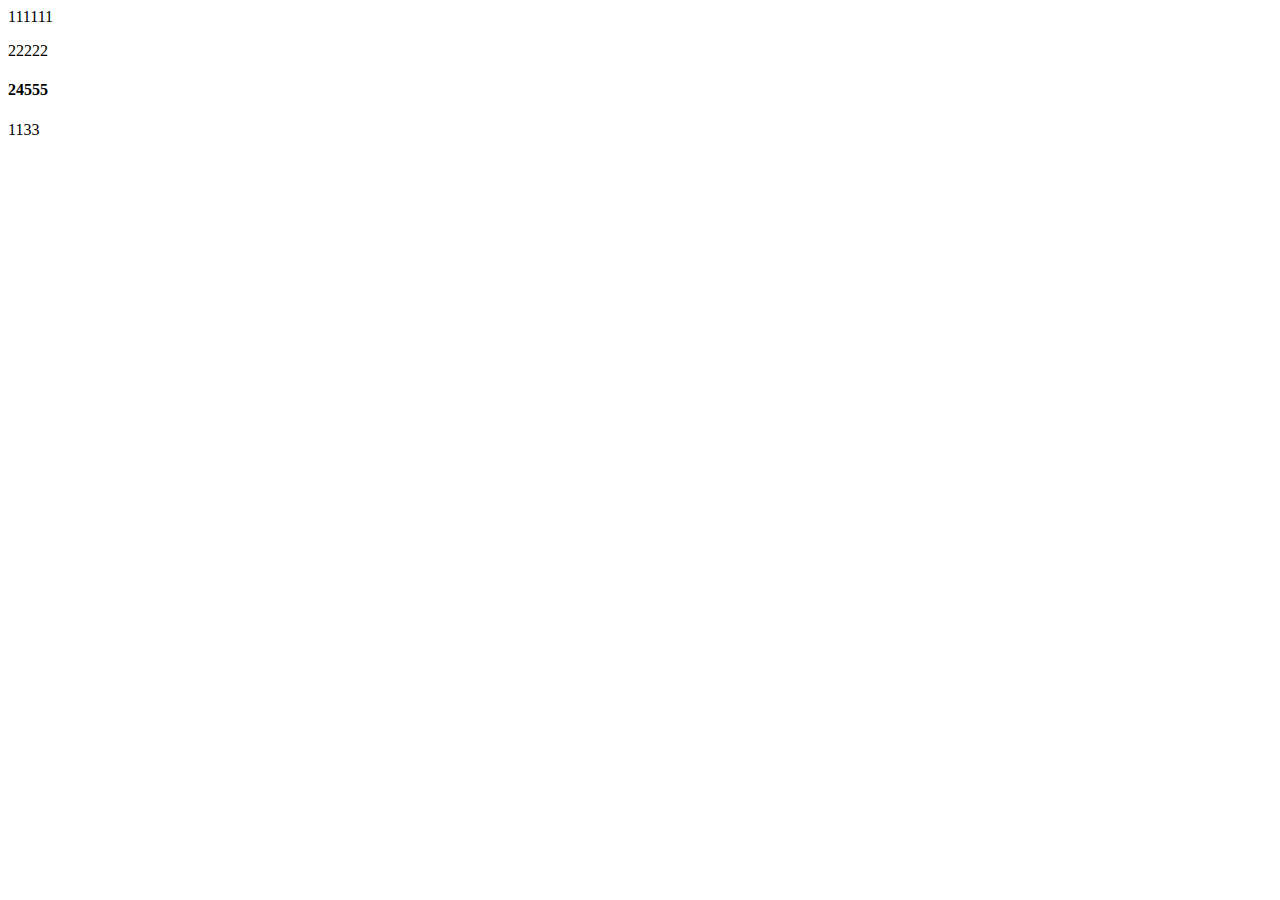
<file: index.html>
<!DOCTYPE html>
<html lang="en">
<head>
    <meta charset="UTF-8">
    <meta name="viewport" content="width=device-width, initial-scale=1.0">
    <meta http-equiv="X-UA-Compatible" content="ie=edge">
    <title>Document</title>
</head>
<body>
    <div>111111</div>
    <p>22222</p>
    <h4>24555</h4>
    <span>1133</span>
</body>
</html>
</file>
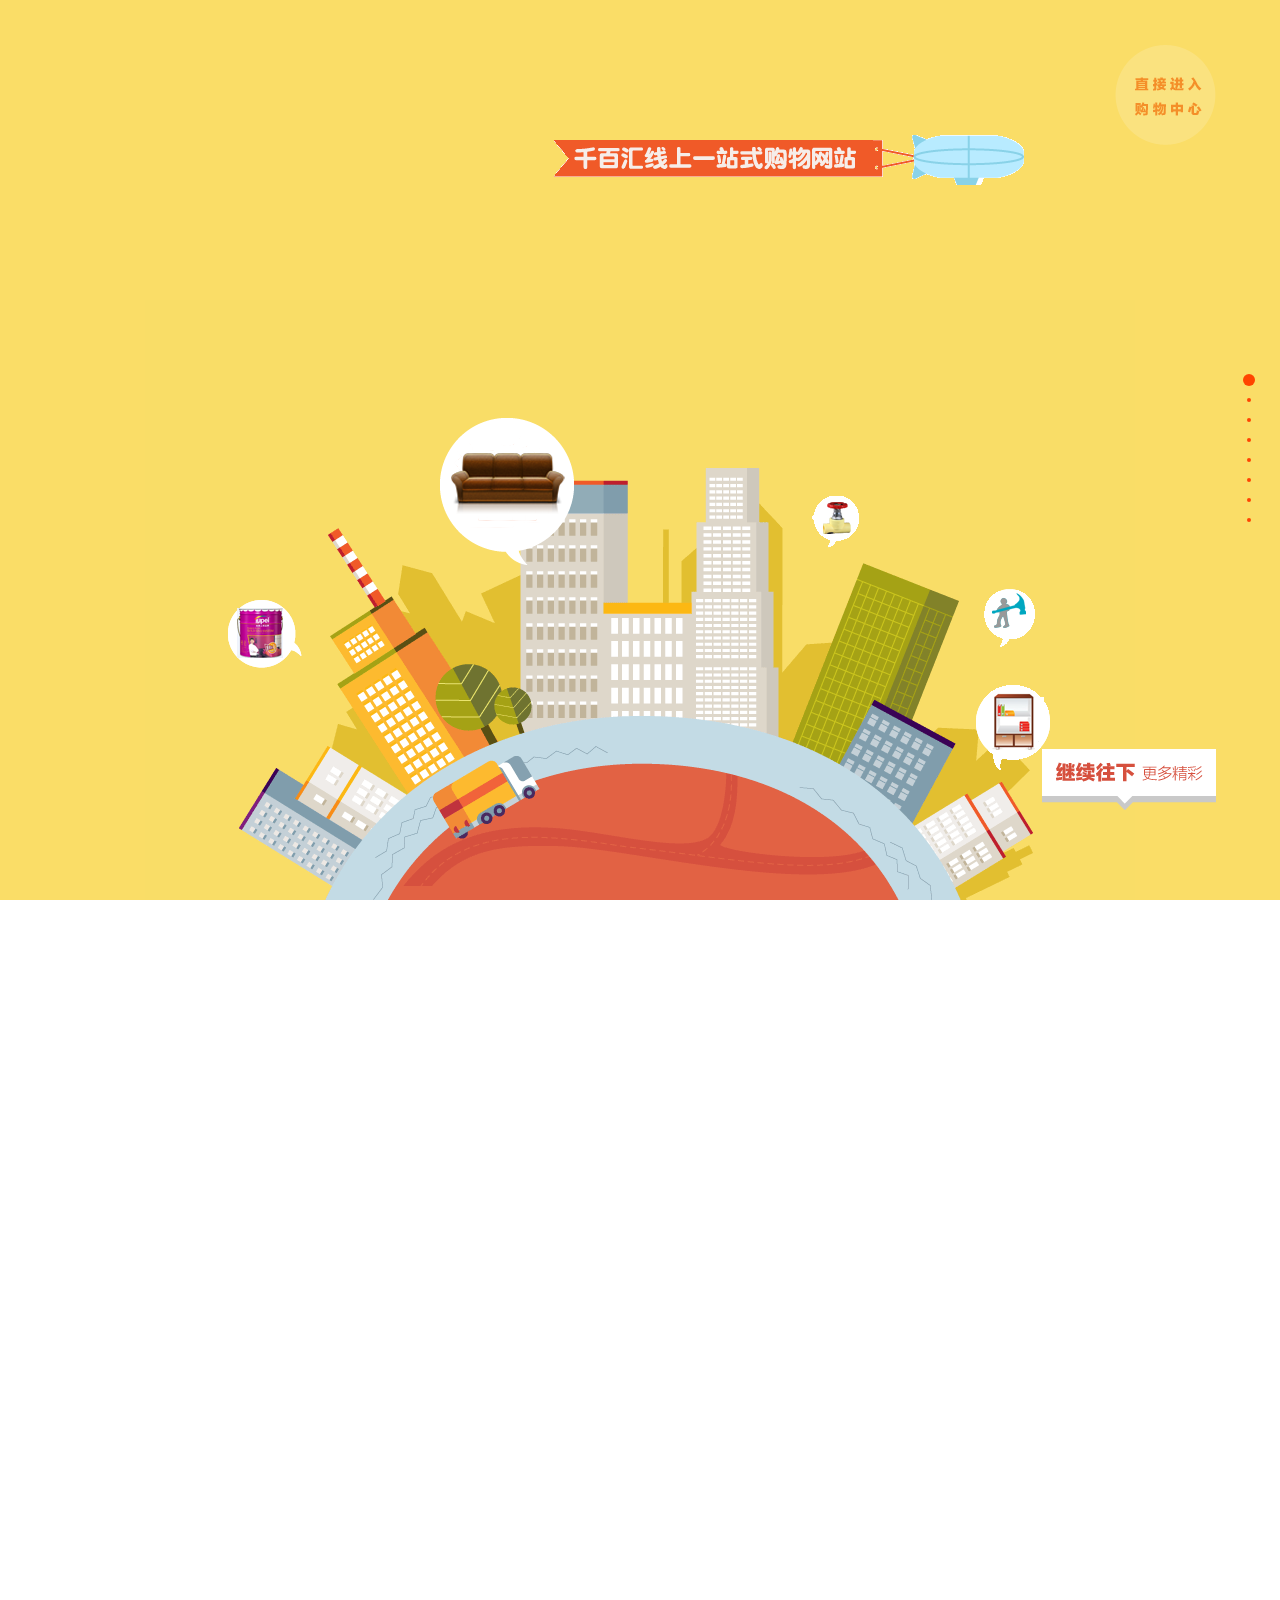
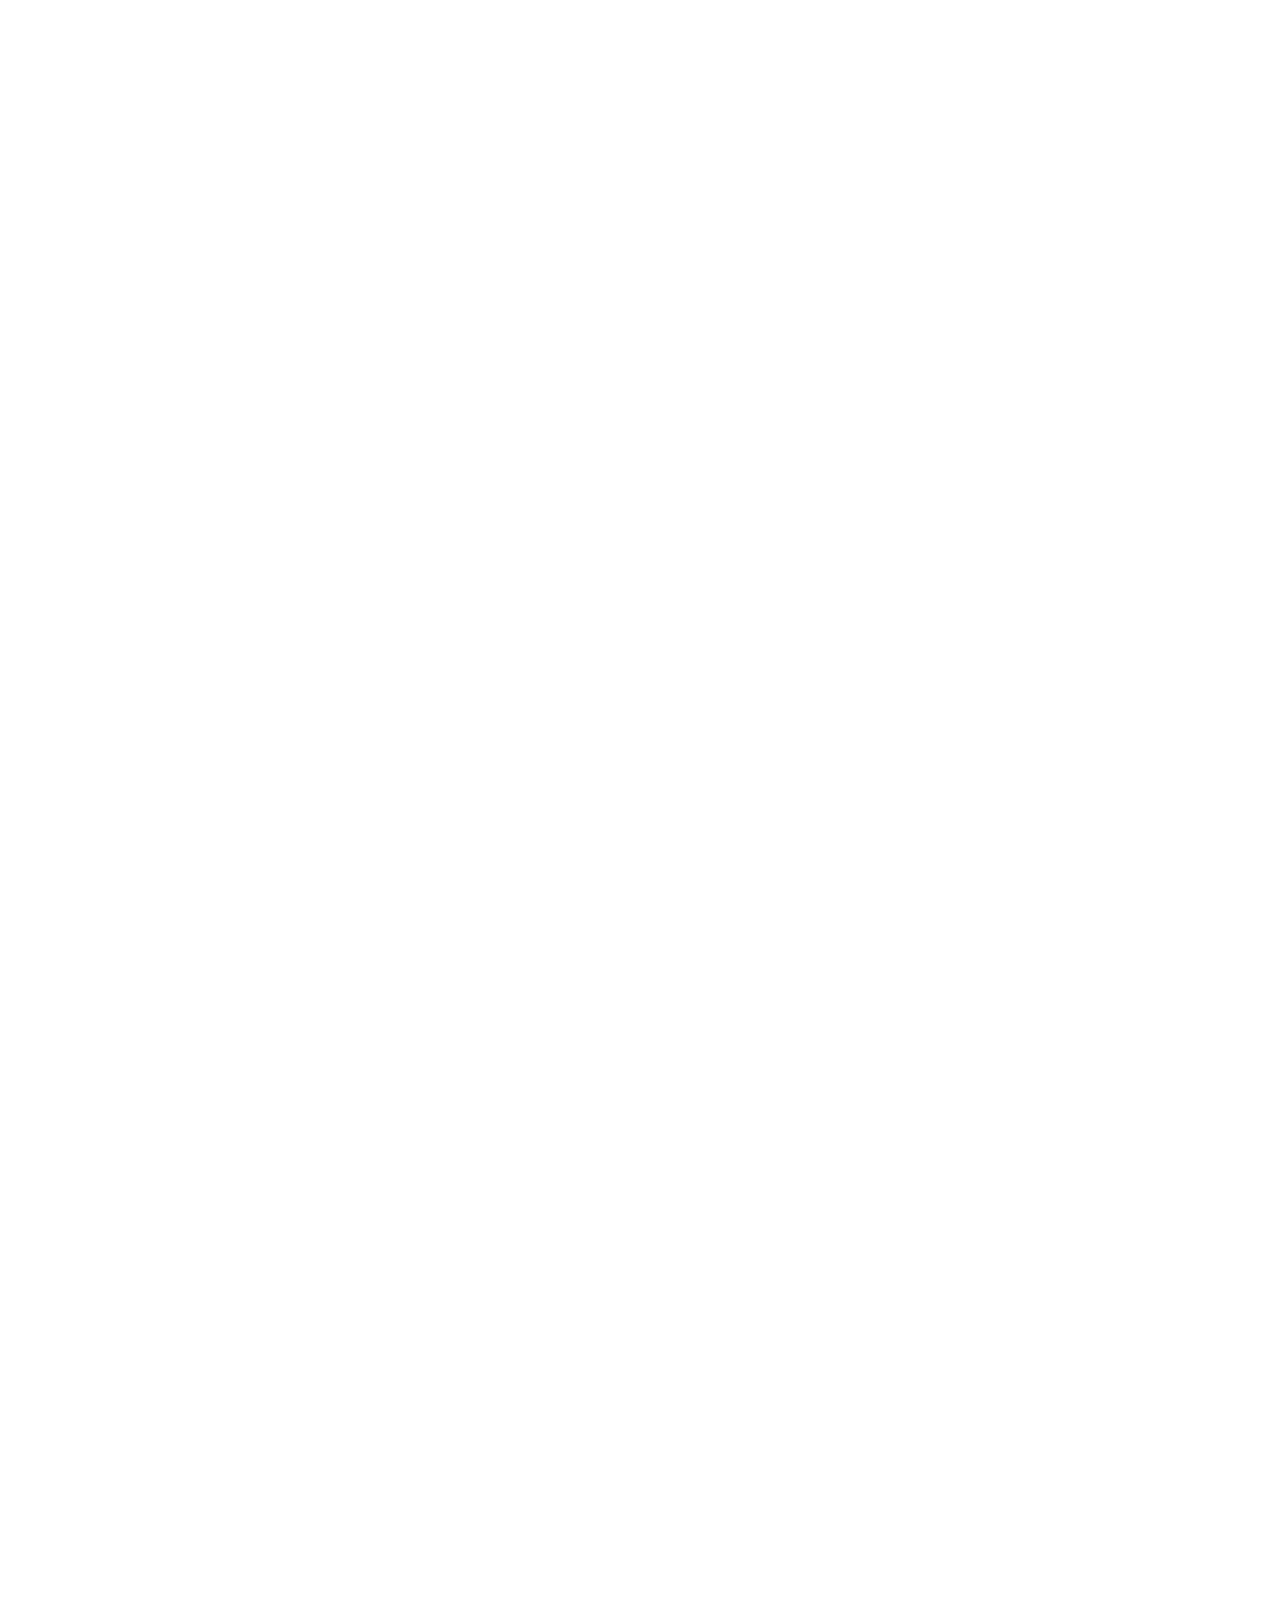
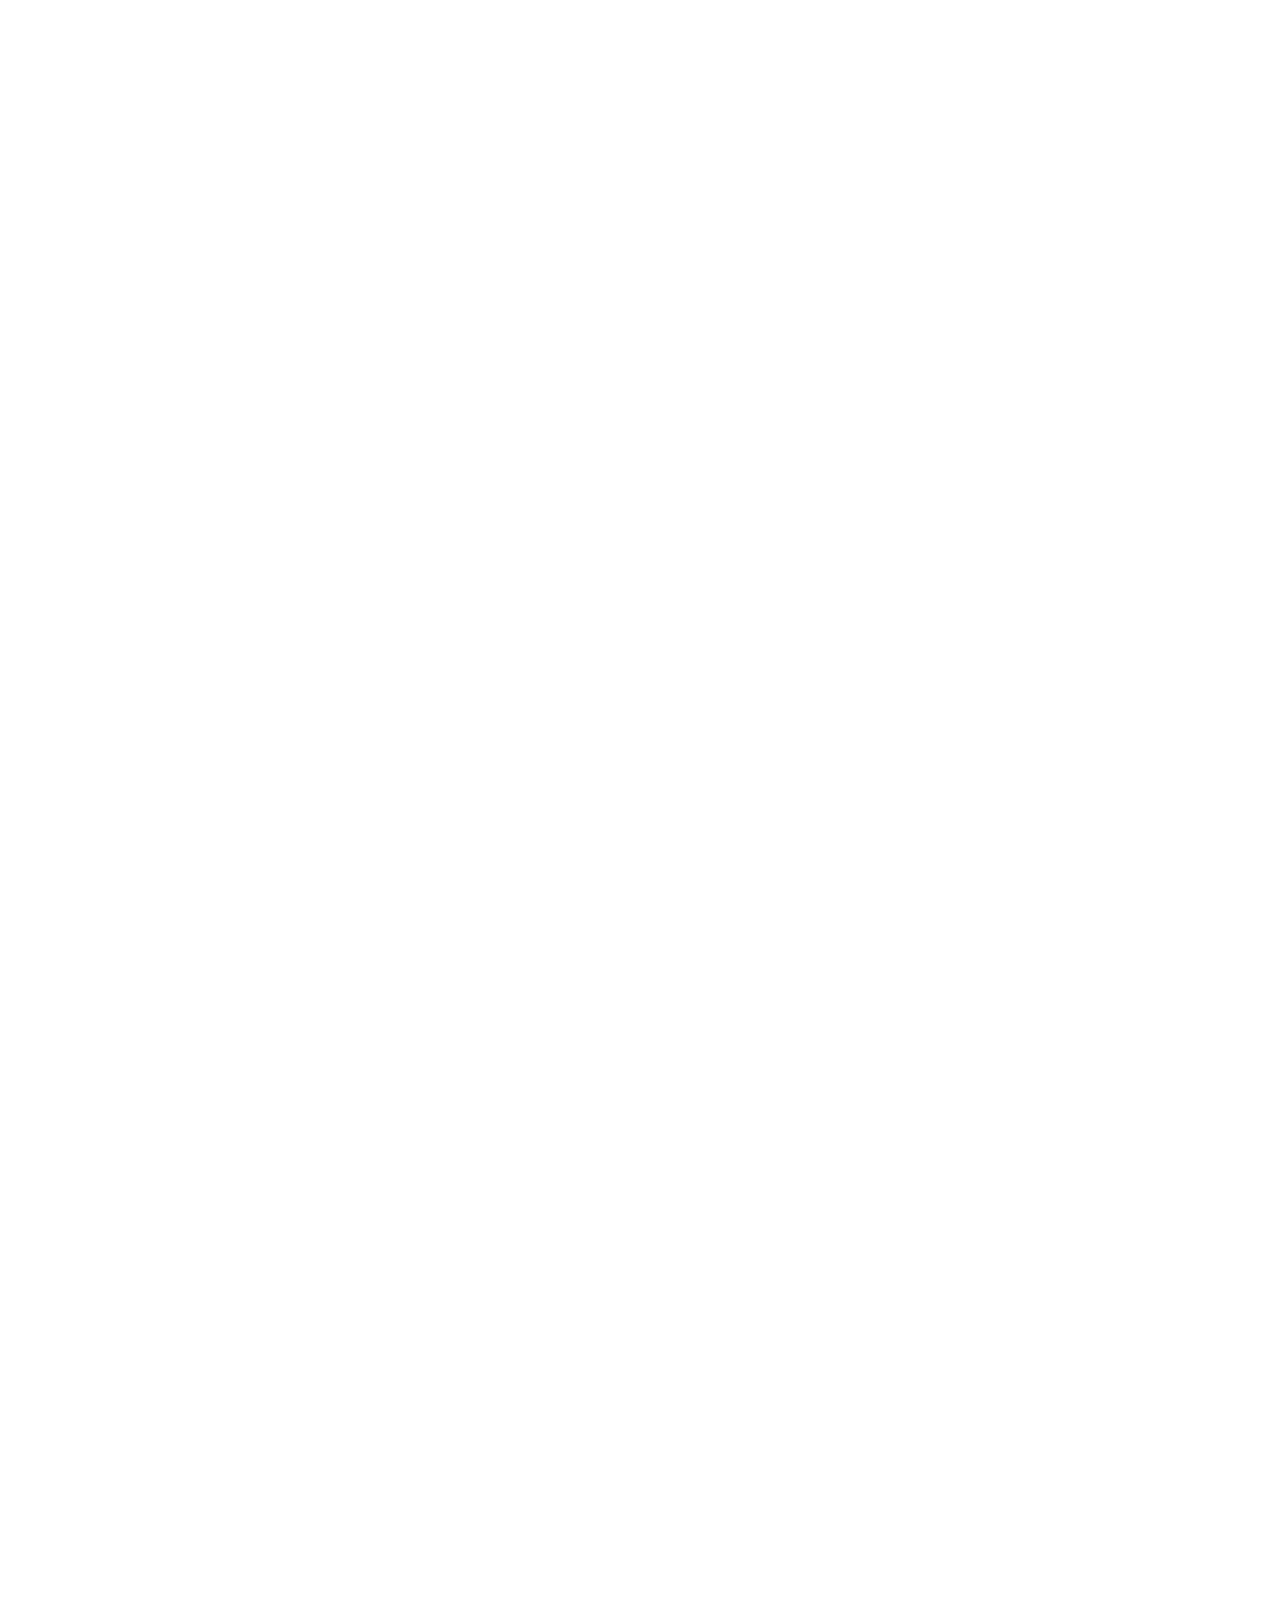
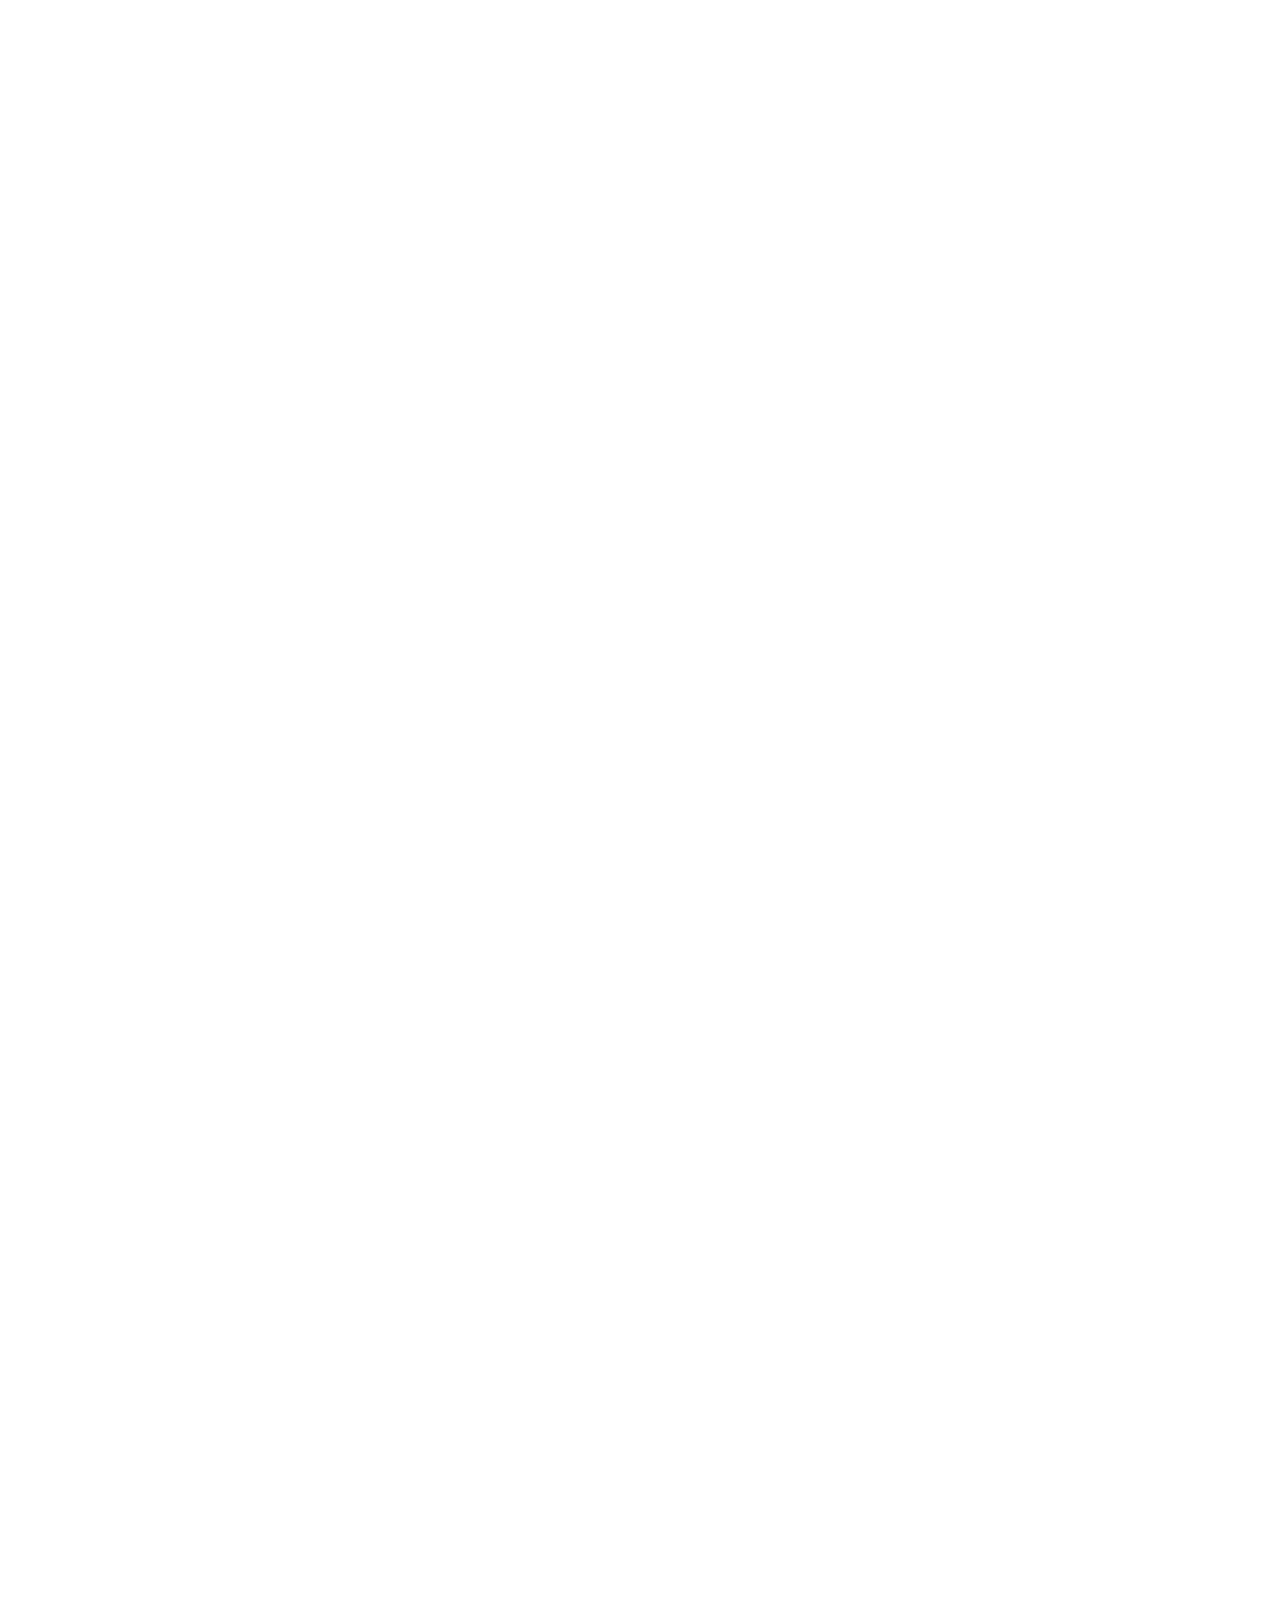
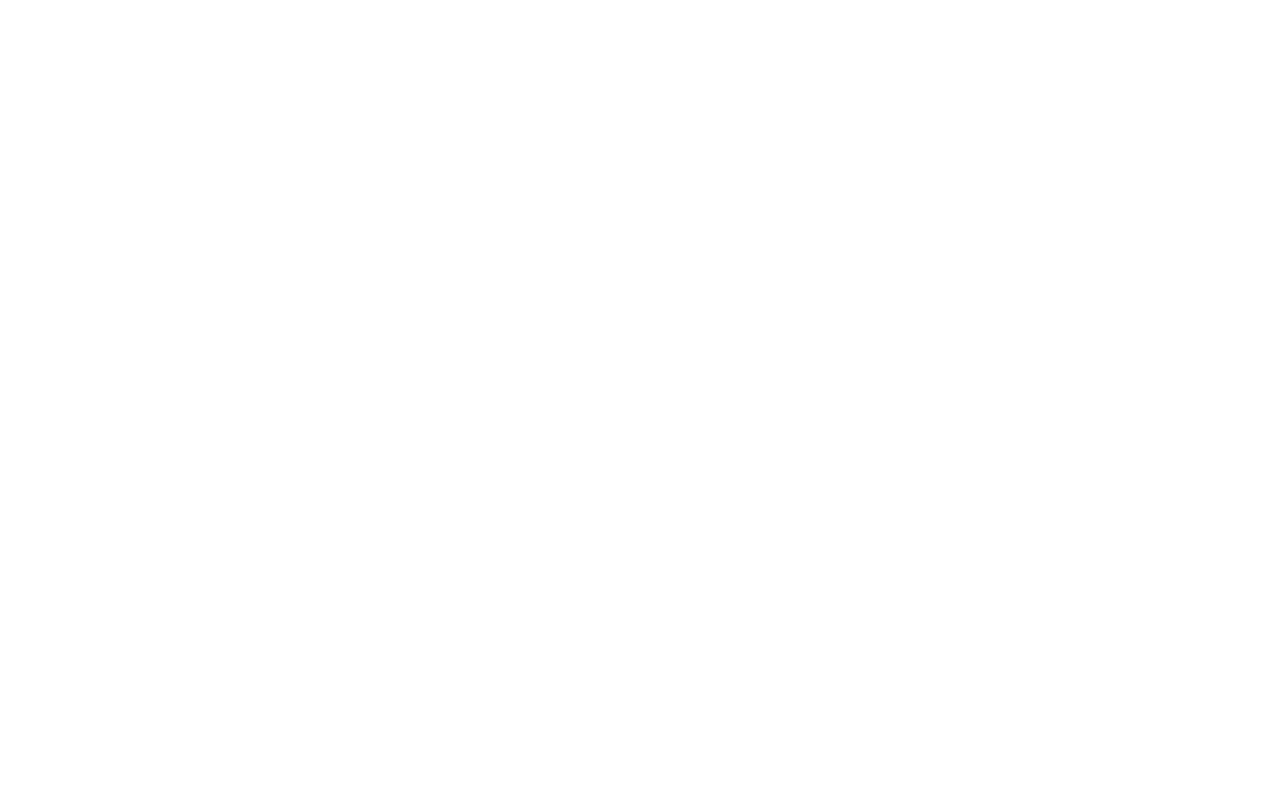
<file: fullPage_shopping_guide/index.html>
<!DOCTYPE html>
<html lang="en">
<head>
    <meta charset="UTF-8">
    <meta name="viewport" content="width=device-width, initial-scale=1.0">
    <meta http-equiv="X-UA-Compatible" content="ie=edge">
    <title>Document</title>
    <link rel="stylesheet" href="css/base.css">
    <link rel="stylesheet" href="css/jquery.fullPage.css">
    <link rel="stylesheet" href="css/newPage.css">

    <script src="js/jquery.min.js"></script>
    <script src="js/jquery.easing.1.3.js"></script>
    <script src="js/jquery.fullPage.min.js"></script>
    <script src="js/jquery.easing.1.3.js"></script>
    <script src="js/newPage.js"></script>

</head>
<body>
    <!-- 直接进入 -->
    <a href="#" class="go">
        <img src="images/t1ldiffkjfxxxzhxzd-101-101.png" alt="">
    </a>
    <!-- 下一屏幕 -->
    <a href="#">
        <img class="next next_undown" src="images/t13fcsfklcxxa2xfli-174-61.png" alt="">
    </a>
    <div id="fullpage">
        <div class="section section1">
            <img src="images/t1wsqsfgnaxxxmjxp6-470-50.png" class="fly updown" alt="">
            <img src="images/t1xccqfflgxxxild.png" class="shirt01 shirt-updown" alt="">
            <img src="images/t1iakufbxxxxctz4tl-824-274.png" class="fix-logo" alt="">
        </div>
        <div class="section section2">
            <div class="computer">
                <div class="search move">
                    <img class="search-words" src="images/search-words.png" alt="">                    
                </div>
                <!-- <div class="search move">
                    <img class="search-words" src="images/search-words.png" alt="">
                </div> -->
                <img class="search-02-1" src="images/search-02-1.png" alt="">
                <img class="goods" src="images/goods-441-218.png" alt="">
                <img class="shirt-02" src="images/shirt-02-207-166.png" alt="">
            </div>
            <img class="words-01" src="images/words-01-361-25.png" alt="">
            <img class="words-02" src="images/words-02.png" alt="">
            <div class="cover move"></div>
            
        </div>
        <div class="section section3">
            <div class="main">
                <img class="shirt-03" src="images/t1f.png" alt="">
                <div class="select">
                    <img class="img-01" src="images/img-01.gif" alt="">
                    <img class="img-01 img-01-a" src="images/img-01-a.gif" alt="">
                    <img class="btn-01" src="images/btn-01.gif" alt="">
                    <img class="btn-01 btn-01-a" src="images/btn-01-a.gif" alt="">                
                </div> 
            </div>           
        </div>
        <div class="section section4">
            <img class="cloud cloud-01" src="images/cloud.png" alt="">
            <img class="words-03" src="images/words-04.png" alt="">
            <img class="words-04" src="images/words-04-a.png" alt="">
            <div class="car move">
                <img src="images/car.png" alt="">
                <img class="t1f" src="images/t1f.png" alt="">
            </div>
            <div class="note move">
                <img src="images/t1.png" alt="">
                <img class="note-img" src="images/t1sqosfx8bxxa9wx_i-173-47.png" alt="">
            </div>
        </div>
        <div class="section section5">
            <img class="card-05" src="images/t1b2mrfo8cxxxfselu-358-221.png" alt="">
            <img class="card-06" src="images/t1puypfatexxajuujj-139-130.png" alt="">
            <img class="shirt-04" src="images/t1f.png" alt="">
            <div class="hand-mouse">
                <img class="mouse mouse-01" src="images/t1c8gpfenexxav8lkd-205-819.png" alt="">
                <img class="mouse mouse-02" src="images/t1wbktfddaxxav8lkd-205-819.png" alt="">
                <img class="hand-01" src="images/t10zesfg4axxxdhbd4-170-375.png" alt="">
            </div>
            <img class="words-05" src="images/t1h1atfbtxxxauw33d-541-28.png" alt="">
        </div>
        <div class="section section6 move">
            <img class="cloud cloud-02" src="images/cloud.png" alt="">
            <img class="box-01" src="images/t1kaesfxbbxxxprv.png" alt="">
            <img class="words-06" src="images/t1aiqpflbgxxxrti_a-308-59.png" alt="">
            <img class="words-07" src="images/t1faqsfdxbxxbl8tyr-93-56.png" alt="">
            <img class="car-02" src="images/t1aissffjbxxa1caib-221-122.png" alt="">
            <img class="men" src="images/t1ut1pfnnexxxb5emy-126-305.png" alt="">
            <img class="door-01" src="images/t1jfaaff4gxxcd.png" alt="">
            <img class="women" src="images/t14nyrflxbxxaanhk9-87-294.png" alt="">
            <img class="words-08" src="images/t1kzyqffnexxbcrepj-139-173.png" alt="">
        </div>
        <div class="section section7">
            <div class="star move"></div>
            <img class="great" src="images/t1wrqqfbddxxcbi8jm-72-40.png" alt="">
        </div>        
        <div class="section section8">
            <a class="beginShoping" href="#">
                <img src="images/t1mswrfxrcxxcfez7j-389-160.png" alt="">
                <img src="images/t1znypfhxdxxcubi7j-389-160.gif" alt="">
            </a>
            <img class="again" src="images/t1ulasfmldxxbheta4-105-34.png" alt="">
            <img class="hand-02" src="images/t1ivgtfbvxxxcjub_4-170-449.png" alt="">
        </div>        
    </div>
</body>

</html>
</file>
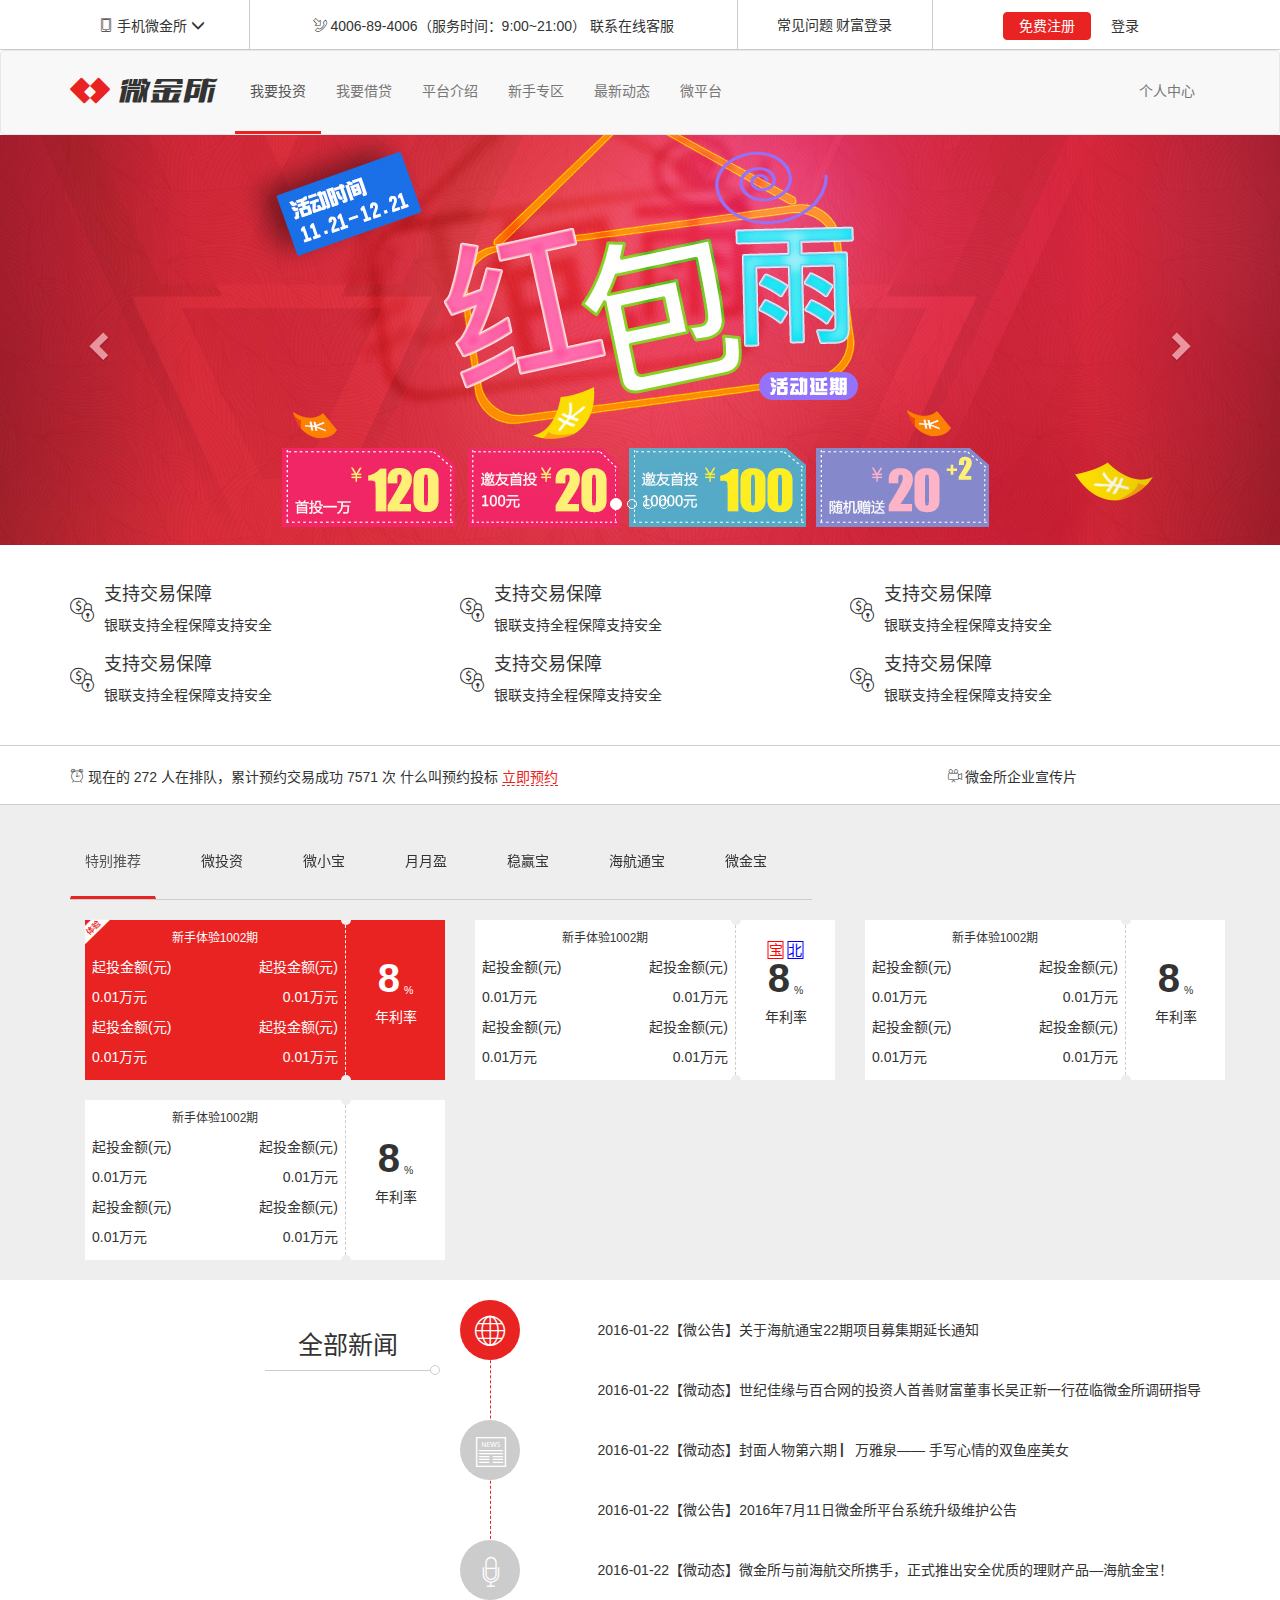
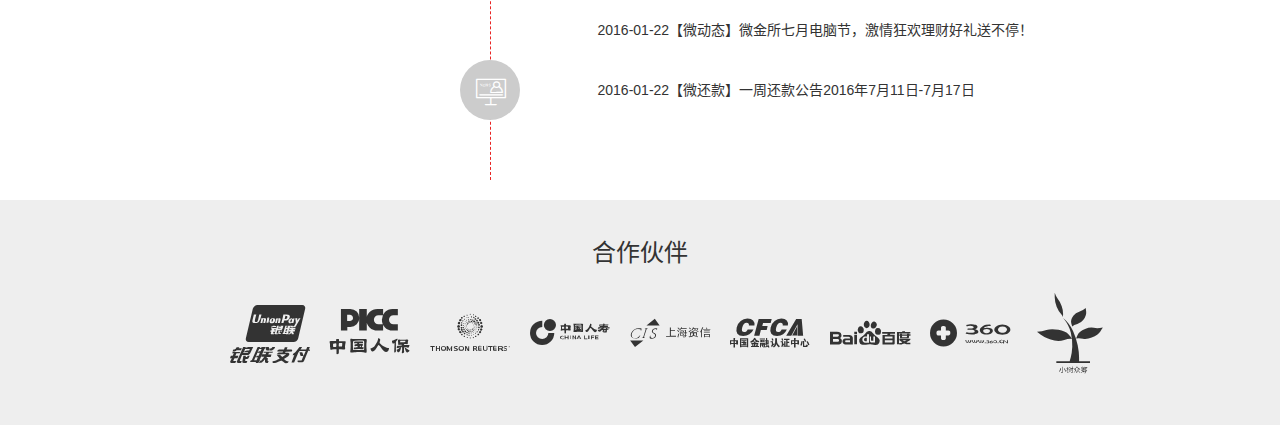
<file: wjs_practice/index.html>
<!--说明页面是html5页面-->
<!DOCTYPE html>
<!--页面使用的语言环境-->
<html lang="zh-CN">

	<head>
		<!--指定当前页面的字符编码-->
		<meta charset="utf-8">
		<!--如果是IE，会使用最新的渲染引擎进行渲染-->
		<meta http-equiv="X-UA-Compatible" content="IE=edge">
		<!--标准的视口设置-->
		<meta name="viewport" content="width=device-width, initial-scale=1,user-scalable=0">
		<!-- 上述3个meta标签*必须*放在最前面，任何其他内容都*必须*跟随其后！ -->
		<title>wjs_item</title>
		<!-- Bootstrap核心样式文件 -->
		<link href="./lib/bootstrap/css/bootstrap.css" rel="stylesheet">
		<link rel="stylesheet" href="./css/base.css">
		<link rel="stylesheet" href="./css/index.css">
		<!-- HTML5 shim and Respond.js for IE8 support of HTML5 elements and media queries: 这两个文件的引入是为了支持IE8下面的html5元素和媒体查询：因为在IE8下面默认不支持HTML5和媒体查询，所以需要引入两个插件-->
		<!-- WARNING: Respond.js doesn't work if you view the page via file:// 如果通过file://来查看文件，那么respond.js文件不能正常工作，说明必须在http://形式下访问才有用-->
		<!--html5shiv.min.js：为了在IE8下面支持HTML标签
    respond.min.js：为了在IE8下面支持媒体查询-->

		<!--只有IE9之前才会加载这两个文件  lt:less than-->
		<!--[if lt IE 9]> 
    <script src="./lib/html5shiv/html5shiv.min.js"></script>
    <script src="./lib/respond.js/respond.js"></script>
    <![endif]-->
	</head>

	<body>
		<!-- 头部块 -->
		<div class="header hidden-xs hidden-sm">
			<div class="container">
				<div class="row">
					<div class="col-md-2">
						<a href="javascript:;" class="wjs_code">
							<span class="wjs_icon wjs_icon_phone"></span>
							<span>手机微金所</span>
							<span class="glyphicon glyphicon-menu-down"></span>
							<img src="./images/code.jpg" alt="">
						</a>
					</div>
					<div class="col-md-5">
						<span class="wjs_icon wjs_icon_tel"></span>
						<a href="javascript:;">4006-89-4006（服务时间：9:00~21:00） 联系在线客服</a>
					</div>
					<div class="col-md-2">
						<a href="javascript:;">常见问题</a>
						<a href="javascript:;">财富登录</a>
					</div>
					<div class="col-md-3">
						<button class="btn btn-danger">免费注册</button>
						<button class="btn btn-link">登录</button>
					</div>
				</div>
			</div>
		</div>
		<!-- 导航条 -->
		<nav class="navbar navbar-default wjs_nav">
			<div class="container">
				<!-- Brand and toggle get grouped for better mobile display -->
				<div class="navbar-header">
					<button type="button" class="navbar-toggle collapsed" data-toggle="collapse" data-target="#bs-example-navbar-collapse-1" aria-expanded="false">
                <span class="sr-only">Toggle navigation</span>
                <span class="icon-bar"></span>
                <span class="icon-bar"></span>
                <span class="icon-bar"></span>
            </button>
					<a class="navbar-brand" href="#">
						<span class="wjs_icon wjs_icon_logo"></span>
						<span class="wjs_icon wjs_icon_text"></span>
					</a>
				</div>

				<!-- Collect the nav links, forms, and other content for toggling -->
				<div class="collapse navbar-collapse" id="bs-example-navbar-collapse-1">
					<ul class="nav navbar-nav hidden-sm">
						<li class="active">
							<a href="#">我要投资 <span class="sr-only">(current)</span></a>
						</li>
						<li>
							<a href="#">我要借贷</a>
						</li>
						<li>
							<a href="#">平台介绍</a>
						</li>
						<li>
							<a href="#">新手专区</a>
						</li>
						<li>
							<a href="#">最新动态</a>
						</li>
						<li>
							<a href="#">微平台</a>
						</li>
					</ul>
					<ul class="nav navbar-nav navbar-right">
						<li>
							<a href="#">个人中心</a>
						</li>
					</ul>
				</div>
				<!-- /.navbar-collapse -->
			</div>
			<!-- /.container-fluid -->
		</nav>
		<!-- 轮播图 -->
		<div class="wjs_banner">
			<div id="carousel-example-generic" class="carousel slide" data-ride="carousel">
				<!-- Indicators -->
				<ol class="carousel-indicators">
					<li data-target="#carousel-example-generic" data-slide-to="0" class="active"></li>
					<li data-target="#carousel-example-generic" data-slide-to="1"></li>
					<li data-target="#carousel-example-generic" data-slide-to="2"></li>
					<li data-target="#carousel-example-generic" data-slide-to="3"></li>

				</ol>

				<!-- Wrapper for slides -->
				<div class="carousel-inner" role="listbox">
					<div class="item active" data-small-img="images/slide_01_640x340.jpg" data-large-img="images/slide_01_2000x410.jpg">
					</div>
					<div class="item" data-small-img="images/slide_02_640x340.jpg" data-large-img="images/slide_02_2000x410.jpg">
					</div>
					<div class="item" data-small-img="images/slide_03_640x340.jpg" data-large-img="images/slide_03_2000x410.jpg">
					</div>
					<div class="item" data-small-img="images/slide_04_640x340.jpg" data-large-img="images/slide_04_2000x410.jpg">
					</div>
				</div>

				<!-- Controls -->
				<a class="left carousel-control" href="#carousel-example-generic" role="button" data-slide="prev">
					<span class="glyphicon glyphicon-chevron-left" aria-hidden="true"></span>
					<span class="sr-only">Previous</span>
				</a>
				<a class="right carousel-control" href="#carousel-example-generic" role="button" data-slide="next">
					<span class="glyphicon glyphicon-chevron-right" aria-hidden="true"></span>
					<span class="sr-only">Next</span>
				</a>
			</div>
		</div>
		<!-- 信息块 -->
		<div class="wjs_info hidden-xs">
			<div class="container">
				<div class="row">
					<div class="col-sm-6 col-md-4">
						<a href="javascript:;">
							<div class="media">
								<span class="media-left wjs_icon wjs_icon_E900"></span>
								<div class="media-body">
									<h4 class="madia-heading">支持交易保障</h4>
									<p>银联支持全程保障支持安全</p>
								</div>
							</div>
						</a>
					</div>
					<div class="col-sm-6 col-md-4">
						<a href="javascript:;">
							<div class="media">
								<span class="media-left wjs_icon wjs_icon_E900"></span>
								<div class="media-body">
									<h4 class="madia-heading">支持交易保障</h4>
									<p>银联支持全程保障支持安全</p>
								</div>
							</div>
						</a>
					</div>
					<div class="col-sm-6 col-md-4">
						<a href="javascript:;">
							<div class="media">
								<span class="media-left wjs_icon wjs_icon_E900"></span>
								<div class="media-body">
									<h4 class="madia-heading">支持交易保障</h4>
									<p>银联支持全程保障支持安全</p>
								</div>
							</div>
						</a>
					</div>
					<div class="col-sm-6 col-md-4">
						<a href="javascript:;">
							<div class="media">
								<span class="media-left wjs_icon wjs_icon_E900"></span>
								<div class="media-body">
									<h4 class="madia-heading">支持交易保障</h4>
									<p>银联支持全程保障支持安全</p>
								</div>
							</div>
						</a>
					</div>
					<div class="col-sm-6 col-md-4">
						<a href="javascript:;">
							<div class="media">
								<span class="media-left wjs_icon wjs_icon_E900"></span>
								<div class="media-body">
									<h4 class="madia-heading">支持交易保障</h4>
									<p>银联支持全程保障支持安全</p>
								</div>
							</div>
						</a>
					</div>
					<div class="col-sm-6 col-md-4">
						<a href="javascript:;">
							<div class="media">
								<span class="media-left wjs_icon wjs_icon_E900"></span>
								<div class="media-body">
									<h4 class="madia-heading">支持交易保障</h4>
									<p>银联支持全程保障支持安全</p>
								</div>
							</div>
						</a>
					</div>

				</div>
			</div>
			<!--<div class="media">
				<div class="media-left">
					<a href="#">
						<img class="media-object" src="..." alt="...">
					</a>
				</div>
				<div class="media-body">
					<h4 class="media-heading">Media heading</h4> ...
				</div>
			</div>-->
		</div>
		<!-- 预约块 -->
		<div class="wjs_reverse hidden-xs">
			<div class="container">
				<div class="row">
					<div class="col-sm-9">
						<span class="wjs_icon wjs_icon_E906"></span> 现在的 272 人在排队，累计预约交易成功 7571 次
						<a href="javascript:;">什么叫预约投标</a>
						<a href="javascript:;" class="reverse_now">立即预约</a>
					</div>
					<div class="col-sm-3">
						<span class="wjs_icon wjs_icon_E905"></span>
						<a href="javascript:;">微金所企业宣传片</a>
					</div>
				</div>
			</div>
		</div>
		<!-- 产品块 -->
		<div class="wjs_product">
			<div class="container">
				<div class="tab_parent">
					<!-- Nav tabs -->
					<ul class="nav nav-tabs" role="tablist">
						<li role="presentation" class="active">
							<a href="#specialRecommend" aria-controls="specialRecommend" role="tab" data-toggle="tab">特别推荐</a>
						</li>
						<li role="presentation">
							<a href="#smallInvestment" aria-controls="smallInvestment" role="tab" data-toggle="tab">微投资</a>
						</li>
						<li role="presentation">
							<a href="#smallTreasure" aria-controls="smallTreasure" role="tab" data-toggle="tab">微小宝</a>
						</li>
						<li role="presentation">
							<a href="#monthlyProfit" aria-controls="monthlyProfit" role="tab" data-toggle="tab">月月盈</a>
						</li>
						<li role="presentation">
							<a href="#safeProfit" aria-controls="safeProfit" role="tab" data-toggle="tab">稳赢宝</a>
						</li>
						<li role="presentation">
							<a href="#hhProfit" aria-controls="hhProfit" role="tab" data-toggle="tab">海航通宝</a>
						</li>
						<li role="presentation">
							<a href="#smallGolden" aria-controls="smallGolden" role="tab" data-toggle="tab">微金宝</a>
						</li>
					</ul>
				</div>				
					<!-- Tab panes -->
				<div class="tab-content">
					<div role="tabpanel" class="tab-pane active" id="specialRecommend">
						<!--<div class="container">
							<div class="row">
								<div class="col-xs-12 col-sm-6 col-md-4">
									<div class="wjs_pBox active">
										<div class="wjs_pLeft">
											<p>新手体验1002期</p>
											<div class="row">
												<div class="col-xs-6">
													<p>起投金额（元）</p>
													<p>0.01万</p>
												<div class="col-xs-6">
													<p>起投金额（元）</p>
													<p>0.01万</p>
												<div class="col-xs-6">
													<p>起投金额（元）</p>
													<p>0.01万</p>
												<div class="col-xs-6">
													<p>起投金额（元）</p>
													<p>0.01万</p>
												</div>
											</div>
										</div>
										<div class="wjs_pRight">
											<b>8</b>
											<sub>%</sub>
											<p>年利率</p>
										</div>
									</div>
								</div>
							</div>
						</div>-->
						<div class="container">
							<div class="row">
								<div class="col-xs-12 col-sm-6 col-md-4">
									<div class="wjs_pBox active">
										<div class="wjs_pLeft">
											<p>新手体验1002期</p>
											<div class="row">
												<div class="col-xs-6">
													<p>起投金额(元)</p>
													<p>0.01万元</p>
												</div>
												<div class="col-xs-6">
													<p>起投金额(元)</p>
													<p>0.01万元</p>
												</div>
												<div class="col-xs-6">
													<p>起投金额(元)</p>
													<p>0.01万元</p>
												</div>
												<div class="col-xs-6">
													<p>起投金额(元)</p>
													<p>0.01万元</p>
												</div>
											</div>
										</div>
										<div class="wjs_pRight">
											<b>8</b>
											<sub>%</sub>
											<p>年利率</p>
										</div>
									</div>
								</div>
								<div class="col-xs-12 col-sm-6 col-md-4">
									<div class="wjs_pBox">
										<div class="wjs_pLeft">
											<p>新手体验1002期</p>
											<div class="row">
												<div class="col-xs-6">
													<p>起投金额(元)</p>
													<p>0.01万元</p>
												</div>
												<div class="col-xs-6">
													<p>起投金额(元)</p>
													<p>0.01万元</p>
												</div>
												<div class="col-xs-6">
													<p>起投金额(元)</p>
													<p>0.01万元</p>
												</div>
												<div class="col-xs-6">
													<p>起投金额(元)</p>
													<p>0.01万元</p>
												</div>
											</div>
										</div>
										<div class="wjs_pRight">
											<div class="wjs_pTips">
												<span data-toggle="tooltip" data-placement="top" title="微金宝">宝</span>
												
												<span data-toggle="tooltip" data-placement="top" title="北京市">北</span>														
											</div>
											<b>8</b>
											<sub>%</sub>	
											<p>年利率</p>
										</div>
									</div>
								</div>
								<div class="col-xs-12 col-sm-6 col-md-4">
									<div class="wjs_pBox">
										<div class="wjs_pLeft">
											<p>新手体验1002期</p>
											<div class="row">
												<div class="col-xs-6">
													<p>起投金额(元)</p>
													<p>0.01万元</p>
												</div>
												<div class="col-xs-6">
													<p>起投金额(元)</p>
													<p>0.01万元</p>
												</div>
												<div class="col-xs-6">
													<p>起投金额(元)</p>
													<p>0.01万元</p>
												</div>
												<div class="col-xs-6">
													<p>起投金额(元)</p>
													<p>0.01万元</p>
												</div>
											</div>
										</div>
										<div class="wjs_pRight">
											<b>8</b>
											<sub>%</sub>
											<p>年利率</p>
										</div>
									</div>
								</div>
								<div class="col-xs-12 col-sm-6 col-md-4">
									<div class="wjs_pBox">
										<div class="wjs_pLeft">
											<p>新手体验1002期</p>
											<div class="row">
												<div class="col-xs-6">
													<p>起投金额(元)</p>
													<p>0.01万元</p>
												</div>
												<div class="col-xs-6">
													<p>起投金额(元)</p>
													<p>0.01万元</p>
												</div>
												<div class="col-xs-6">
													<p>起投金额(元)</p>
													<p>0.01万元</p>
												</div>
												<div class="col-xs-6">
													<p>起投金额(元)</p>
													<p>0.01万元</p>
												</div>
											</div>
										</div>
										<div class="wjs_pRight">
											<b>8</b>
											<sub>%</sub>
											<p>年利率</p>
										</div>
									</div>
								</div>
							</div>
						</div>
					</div>
					<div role="tabpanel" class="tab-pane" id="smallInvestment">2</div>
					<div role="tabpanel" class="tab-pane" id="smallTreasure">3</div>
					<div role="tabpanel" class="tab-pane" id="monthlyProfit">4</div>
					<div role="tabpanel" class="tab-pane" id="safeProfit">5</div>
					<div role="tabpanel" class="tab-pane" id="hhProfit">6</div>
					<div role="tabpanel" class="tab-pane" id="smallGolden">7</div>
				</div>
			</div>
		</div>
		<!-- 新闻块 -->
		<div class="wjs_news">
			<div class="container">
				<div class="row">
					<div class="col-md-2 col-md-offset-2">
						<h3 class="wjs_nTitle">全部新闻</h3>
					</div>
					<div class="col-md-1">
						<div class="wjs_newsLine hidden-xs hidden-sm"></div>
						<!-- Nav tabs -->
						<ul class="nav nav-tabs" role="tablist">
							<li role="presentation" class="active">
								<a href="#home" aria-controls="home" role="tab" data-toggle="tab"><span class="wjs_icon wjs_icon_new01"></span></a>
							</li>
							<li role="presentation">
								<a href="#profile" aria-controls="profile" role="tab" data-toggle="tab"><span class="wjs_icon wjs_icon_new02"></span></a>
							</li>
							<li role="presentation">
								<a href="#messages" aria-controls="messages" role="tab" data-toggle="tab"><span class="wjs_icon wjs_icon_new03"></span></a>
							</li>
							<li role="presentation">
								<a href="#settings" aria-controls="settings" role="tab" data-toggle="tab"><span class="wjs_icon wjs_icon_new04"></span></a>
							</li>
						</ul>
					</div>
					<!-- Tab panes -->
					<div class="col-md-7">
						<div class="tab-content">
							<div role="tabpanel" class="tab-pane active" id="home">
								<ul class="wjs_newslist">
									<li><a href="javascript:;"><span class="hidden-xs">2016-01-22</span>【微公告】关于海航通宝22期项目募集期延长通知</a></li>
									<li><a href="javascript:;"><span class="hidden-xs">2016-01-22</span>【微动态】世纪佳缘与百合网的投资人首善财富董事长吴正新一行莅临微金所调研指导</a></li>
									<li><a href="javascript:;"><span class="hidden-xs">2016-01-22</span>【微动态】封面人物第六期 ▏万雅泉—— 手写心情的双鱼座美女</a></li>
									<li><a href="javascript:;"><span class="hidden-xs">2016-01-22</span>【微公告】2016年7月11日微金所平台系统升级维护公告</a></li>
									<li><a href="javascript:;"><span class="hidden-xs">2016-01-22</span>【微动态】微金所与前海航交所携手，正式推出安全优质的理财产品—海航金宝！</a></li>
									<li><a href="javascript:;"><span class="hidden-xs">2016-01-22</span>【微动态】微金所七月电脑节，激情狂欢理财好礼送不停！</a></li>
									<li><a href="javascript:;"><span class="hidden-xs">2016-01-22</span>【微还款】一周还款公告2016年7月11日-7月17日</a></li>
								</ul>
							</div>
							<div role="tabpanel" class="tab-pane" id="profile">2</div>
							<div role="tabpanel" class="tab-pane" id="messages">3</div>
							<div role="tabpanel" class="tab-pane" id="settings">4</div>
						</div>						
					</div>

				</div>
			</div>
		</div>
		<!-- 合作伙伴 -->
		<div class="wjs_partner">
			<div class="container">
				<h3>合作伙伴</h3>
				<ul>
					<li><a href="javascript:;" class="wjs_icon wjs_icon_partner01"></a></li>
					<li><a href="javascript:;" class="wjs_icon wjs_icon_partner02"></a></li>
					<li><a href="javascript:;" class="wjs_icon wjs_icon_partner03"></a></li>
					<li><a href="javascript:;" class="wjs_icon wjs_icon_partner04"></a></li>
					<li><a href="javascript:;" class="wjs_icon wjs_icon_partner05"></a></li>
					<li><a href="javascript:;" class="wjs_icon wjs_icon_partner06"></a></li>
					<li><a href="javascript:;" class="wjs_icon wjs_icon_partner07"></a></li>
					<li><a href="javascript:;" class="wjs_icon wjs_icon_partner08"></a></li>
					<li><a href="javascript:;" class="wjs_icon wjs_icon_partner09"></a></li>
				</ul>
			</div>
		</div>
		<!-- jQuery (necessary for Bootstrap's JavaScript plugins) bootstrap是依赖jquery的-->
		<script src="./lib/jquery/jquery.js"></script>
		<!-- Include all compiled plugins (below), or include individual files as needed  bootstarp核心js文件-->
		<script src="./lib/bootstrap/js/bootstrap.min.js"></script>
		<script src="js/iscroll.js" type="text/javascript" charset="utf-8"></script>
		<script src="js/index.js" type="text/javascript" charset="utf-8"></script>
	</body>

</html>
</file>
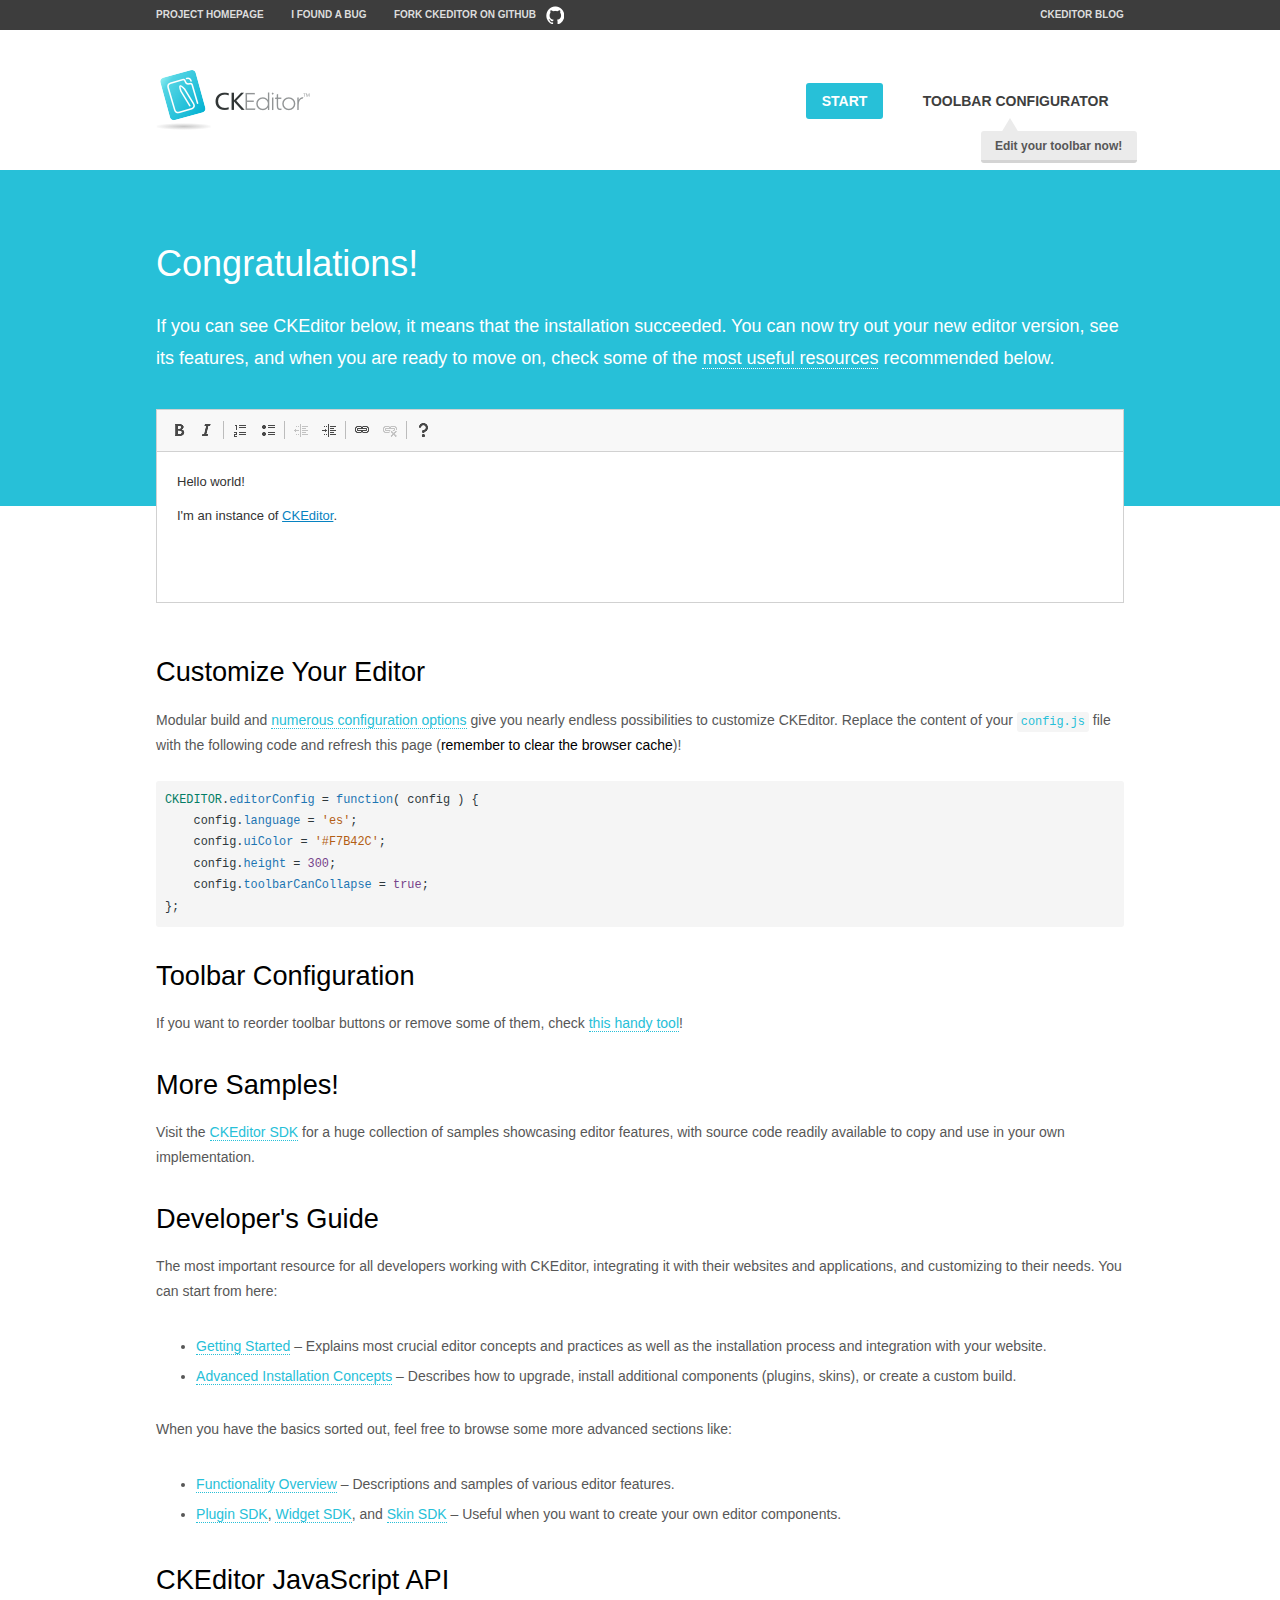
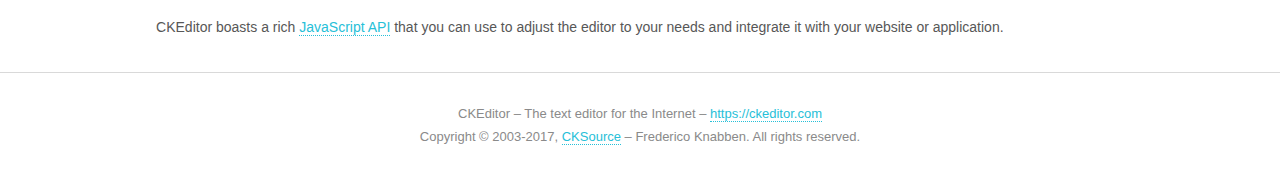
<file: baixiu_item/static/assets/vendors/ckeditor/samples/index.html>
<!DOCTYPE html>
<!--
Copyright (c) 2003-2017, CKSource - Frederico Knabben. All rights reserved.
For licensing, see LICENSE.md or https://ckeditor.com/legal/ckeditor-oss-license
-->
<html>
<head>
	<meta charset="utf-8">
	<title>CKEditor Sample</title>
	<script src="../ckeditor.js"></script>
	<script src="js/sample.js"></script>
	<link rel="stylesheet" href="css/samples.css">
	<link rel="stylesheet" href="toolbarconfigurator/lib/codemirror/neo.css">
</head>
<body id="main">

<nav class="navigation-a">
	<div class="grid-container">
		<ul class="navigation-a-left grid-width-70">
			<li><a href="https://ckeditor.com/ckeditor-4/">Project Homepage</a></li>
			<li><a href="https://github.com/ckeditor/ckeditor-dev/issues">I found a bug</a></li>
			<li><a href="http://github.com/ckeditor/ckeditor-dev" class="icon-pos-right icon-navigation-a-github">Fork CKEditor on GitHub</a></li>
		</ul>
		<ul class="navigation-a-right grid-width-30">
			<li><a href="https://ckeditor.com/blog/">CKEditor Blog</a></li>
		</ul>
	</div>
</nav>

<header class="header-a">
	<div class="grid-container">
		<h1 class="header-a-logo grid-width-30">
			<a href="index.html"><img src="img/logo.png" alt="CKEditor Sample"></a>
		</h1>

		<nav class="navigation-b grid-width-70">
			<ul>
				<li><a href="index.html" class="button-a button-a-background">Start</a></li>
				<li><a href="toolbarconfigurator/index.html" class="button-a">Toolbar configurator <span class="balloon-a balloon-a-nw">Edit your toolbar now!</span></a></li>
			</ul>
		</nav>
	</div>
</header>

<main>
	<div class="adjoined-top">
		<div class="grid-container">
			<div class="content grid-width-100">
				<h1>Congratulations!</h1>
				<p>
					If you can see CKEditor below, it means that the installation succeeded.
					You can now try out your new editor version, see its features, and when you are ready to move on, check some of the <a href="#sample-customize">most useful resources</a> recommended below.
				</p>
			</div>
		</div>
	</div>
	<div class="adjoined-bottom">
		<div class="grid-container">
			<div class="grid-width-100">
				<div id="editor">
					<h1>Hello world!</h1>
					<p>I'm an instance of <a href="https://ckeditor.com">CKEditor</a>.</p>
				</div>
			</div>
		</div>
	</div>

	<div class="grid-container">
		<div class="content grid-width-100">
			<section id="sample-customize">
				<h2>Customize Your Editor</h2>
				<p>Modular build and <a href="https://docs.ckeditor.com/ckeditor4/docs/#!/guide/dev_configuration">numerous configuration options</a> give you nearly endless possibilities to customize CKEditor. Replace the content of your <code><a href="../config.js">config.js</a></code> file with the following code and refresh this page (<strong>remember to clear the browser cache</strong>)!</p>
		<pre class="cm-s-neo CodeMirror"><code><span style="padding-right: 0.1px;"><span class="cm-variable">CKEDITOR</span>.<span class="cm-property">editorConfig</span> <span class="cm-operator">=</span> <span class="cm-keyword">function</span>( <span class="cm-def">config</span> ) {</span>
<span style="padding-right: 0.1px;"><span class="cm-tab">	</span><span class="cm-variable-2">config</span>.<span class="cm-property">language</span> <span class="cm-operator">=</span> <span class="cm-string">'es'</span>;</span>
<span style="padding-right: 0.1px;"><span class="cm-tab">	</span><span class="cm-variable-2">config</span>.<span class="cm-property">uiColor</span> <span class="cm-operator">=</span> <span class="cm-string">'#F7B42C'</span>;</span>
<span style="padding-right: 0.1px;"><span class="cm-tab">	</span><span class="cm-variable-2">config</span>.<span class="cm-property">height</span> <span class="cm-operator">=</span> <span class="cm-number">300</span>;</span>
<span style="padding-right: 0.1px;"><span class="cm-tab">	</span><span class="cm-variable-2">config</span>.<span class="cm-property">toolbarCanCollapse</span> <span class="cm-operator">=</span> <span class="cm-atom">true</span>;</span>
<span style="padding-right: 0.1px;">};</span></code></pre>
			</section>

			<section>
				<h2>Toolbar Configuration</h2>
				<p>If you want to reorder toolbar buttons or remove some of them, check <a href="toolbarconfigurator/index.html">this handy tool</a>!</p>
			</section>

			<section>
				<h2>More Samples!</h2>
				<p>Visit the <a href="https://sdk.ckeditor.com">CKEditor SDK</a> for a huge collection of samples showcasing editor features, with source code readily available to copy and use in your own implementation.</p>
			</section>

			<section>
				<h2>Developer's Guide</h2>
				<p>The most important resource for all developers working with CKEditor, integrating it with their websites and applications, and customizing to their needs. You can start from here:</p>
				<ul>
					<li><a href="https://docs.ckeditor.com/ckeditor4/docs/#!/guide/dev_installation">Getting Started</a> &ndash; Explains most crucial editor concepts and practices as well as the installation process and integration with your website.</li>
					<li><a href="https://docs.ckeditor.com/ckeditor4/docs/#!/guide/dev_advanced_installation">Advanced Installation Concepts</a> &ndash; Describes how to upgrade, install additional components (plugins, skins), or create a custom build.</li>
				</ul>
					<p>When you have the basics sorted out, feel free to browse some more advanced sections like:</p>
				<ul>
					<li><a href="https://docs.ckeditor.com/ckeditor4/docs/#!/guide/dev_features">Functionality Overview</a> &ndash; Descriptions and samples of various editor features.</li>
					<li><a href="https://docs.ckeditor.com/ckeditor4/docs/#!/guide/plugin_sdk_intro">Plugin SDK</a>, <a href="https://docs.ckeditor.com/ckeditor4/docs/#!/guide/widget_sdk_intro">Widget SDK</a>, and <a href="https://docs.ckeditor.com/ckeditor4/docs/#!/guide/skin_sdk_intro">Skin SDK</a> &ndash; Useful when you want to create your own editor components.</li>
				</ul>
			</section>

			<section>
				<h2>CKEditor JavaScript API</h2>
				<p>CKEditor boasts a rich <a href="https://docs.ckeditor.com/ckeditor4/docs/#!/api">JavaScript API</a> that you can use to adjust the editor to your needs and integrate it with your website or application.</p>
			</section>
		</div>
	</div>
</main>

<footer class="footer-a grid-container">
	<div class="grid-container">
		<p class="grid-width-100">
			CKEditor &ndash; The text editor for the Internet &ndash; <a class="samples" href="https://ckeditor.com/">https://ckeditor.com</a>
		</p>
		<p class="grid-width-100" id="copy">
			Copyright &copy; 2003-2017, <a class="samples" href="https://cksource.com/">CKSource</a> &ndash; Frederico Knabben. All rights reserved.
		</p>
	</div>
</footer>
<script>
	initSample();
</script>

</body>
</html>
</file>
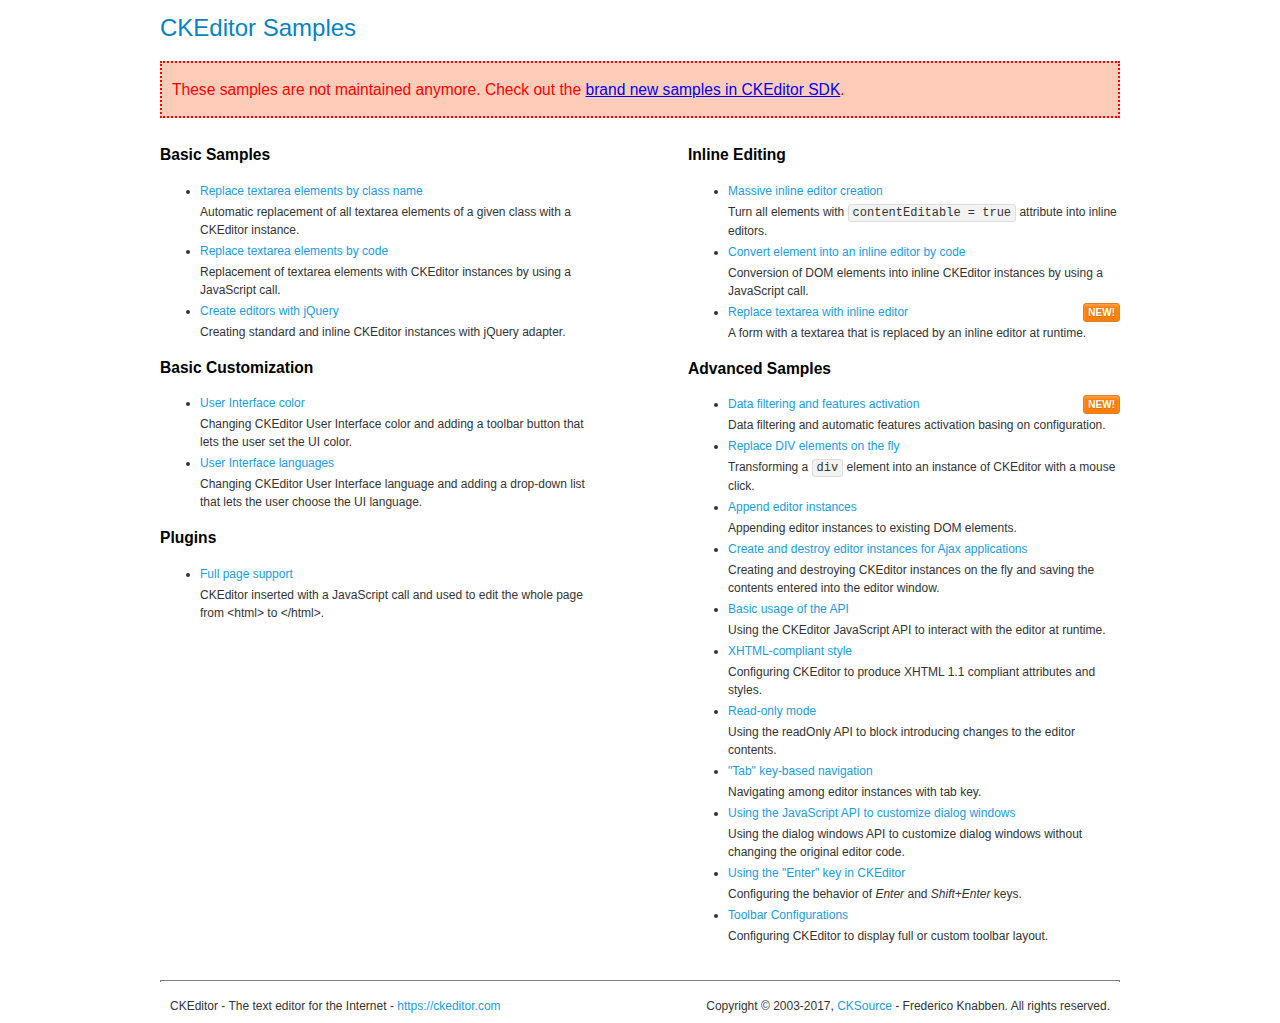
<file: baixiu_item/static/assets/vendors/ckeditor/samples/old/index.html>
<!DOCTYPE html>
<!--
Copyright (c) 2003-2017, CKSource - Frederico Knabben. All rights reserved.
For licensing, see LICENSE.md or https://ckeditor.com/legal/ckeditor-oss-license
-->
<html>
<head>
	<meta charset="utf-8">
	<title>CKEditor Samples</title>
	<link rel="stylesheet" href="sample.css">
</head>
<body>
	<h1 class="samples">
		CKEditor Samples
	</h1>
	<div class="warning deprecated">
		These samples are not maintained anymore. Check out the <a href="https://sdk.ckeditor.com/">brand new samples in CKEditor SDK</a>.
	</div>
	<div class="twoColumns">
		<div class="twoColumnsLeft">
			<h2 class="samples">
				Basic Samples
			</h2>
			<dl class="samples">
				<dt><a class="samples" href="replacebyclass.html">Replace textarea elements by class name</a></dt>
				<dd>Automatic replacement of all textarea elements of a given class with a CKEditor instance.</dd>

				<dt><a class="samples" href="replacebycode.html">Replace textarea elements by code</a></dt>
				<dd>Replacement of textarea elements with CKEditor instances by using a JavaScript call.</dd>

				<dt><a class="samples" href="jquery.html">Create editors with jQuery</a></dt>
				<dd>Creating standard and inline CKEditor instances with jQuery adapter.</dd>
			</dl>

			<h2 class="samples">
				Basic Customization
			</h2>
			<dl class="samples">
				<dt><a class="samples" href="uicolor.html">User Interface color</a></dt>
				<dd>Changing CKEditor User Interface color and adding a toolbar button that lets the user set the UI color.</dd>

				<dt><a class="samples" href="uilanguages.html">User Interface languages</a></dt>
				<dd>Changing CKEditor User Interface language and adding a drop-down list that lets the user choose the UI language.</dd>
			</dl>


			<h2 class="samples">Plugins</h2>
<dl class="samples">
<dt><a class="samples" href="wysiwygarea/fullpage.html">Full page support</a></dt>
<dd>CKEditor inserted with a JavaScript call and used to edit the whole page from &lt;html&gt; to &lt;/html&gt;.</dd>
</dl>
		</div>
		<div class="twoColumnsRight">
			<h2 class="samples">
				Inline Editing
			</h2>
			<dl class="samples">
				<dt><a class="samples" href="inlineall.html">Massive inline editor creation</a></dt>
				<dd>Turn all elements with <code>contentEditable = true</code> attribute into inline editors.</dd>

				<dt><a class="samples" href="inlinebycode.html">Convert element into an inline editor by code</a></dt>
				<dd>Conversion of DOM elements into inline CKEditor instances by using a JavaScript call.</dd>

				<dt><a class="samples" href="inlinetextarea.html">Replace textarea with inline editor</a> <span class="new">New!</span></dt>
				<dd>A form with a textarea that is replaced by an inline editor at runtime.</dd>

				
			</dl>

			<h2 class="samples">
				Advanced Samples
			</h2>
			<dl class="samples">
				<dt><a class="samples" href="datafiltering.html">Data filtering and features activation</a> <span class="new">New!</span></dt>
				<dd>Data filtering and automatic features activation basing on configuration.</dd>

				<dt><a class="samples" href="divreplace.html">Replace DIV elements on the fly</a></dt>
				<dd>Transforming a <code>div</code> element into an instance of CKEditor with a mouse click.</dd>

				<dt><a class="samples" href="appendto.html">Append editor instances</a></dt>
				<dd>Appending editor instances to existing DOM elements.</dd>

				<dt><a class="samples" href="ajax.html">Create and destroy editor instances for Ajax applications</a></dt>
				<dd>Creating and destroying CKEditor instances on the fly and saving the contents entered into the editor window.</dd>

				<dt><a class="samples" href="api.html">Basic usage of the API</a></dt>
				<dd>Using the CKEditor JavaScript API to interact with the editor at runtime.</dd>

				<dt><a class="samples" href="xhtmlstyle.html">XHTML-compliant style</a></dt>
				<dd>Configuring CKEditor to produce XHTML 1.1 compliant attributes and styles.</dd>

				<dt><a class="samples" href="readonly.html">Read-only mode</a></dt>
				<dd>Using the readOnly API to block introducing changes to the editor contents.</dd>

				<dt><a class="samples" href="tabindex.html">"Tab" key-based navigation</a></dt>
				<dd>Navigating among editor instances with tab key.</dd>


				
<dt><a class="samples" href="dialog/dialog.html">Using the JavaScript API to customize dialog windows</a></dt>
<dd>Using the dialog windows API to customize dialog windows without changing the original editor code.</dd>

<dt><a class="samples" href="enterkey/enterkey.html">Using the &quot;Enter&quot; key in CKEditor</a></dt>
<dd>Configuring the behavior of <em>Enter</em> and <em>Shift+Enter</em> keys.</dd>

<dt><a class="samples" href="toolbar/toolbar.html">Toolbar Configurations</a></dt>
<dd>Configuring CKEditor to display full or custom toolbar layout.</dd>

			</dl>
		</div>
	</div>
	<div id="footer">
		<hr>
		<p>
			CKEditor - The text editor for the Internet - <a class="samples" href="https://ckeditor.com/">https://ckeditor.com</a>
		</p>
		<p id="copy">
			Copyright &copy; 2003-2017, <a class="samples" href="https://cksource.com/">CKSource</a> - Frederico Knabben. All rights reserved.
		</p>
	</div>
</body>
</html>
</file>
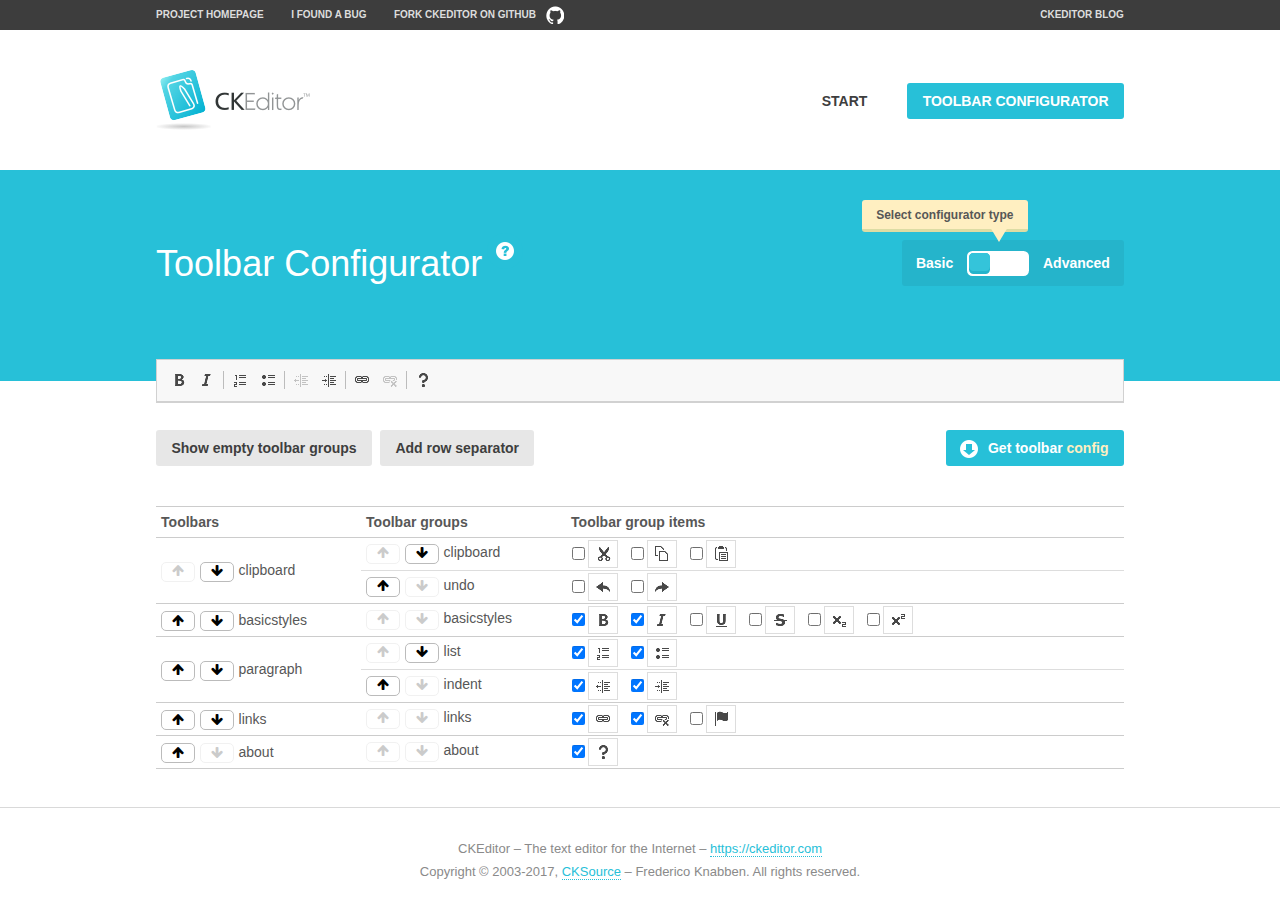
<file: baixiu_item/static/assets/vendors/ckeditor/samples/toolbarconfigurator/index.html>
<!DOCTYPE html>
<!--
Copyright (c) 2003-2017, CKSource - Frederico Knabben. All rights reserved.
For licensing, see LICENSE.md or https://ckeditor.com/legal/ckeditor-oss-license
-->
<!--[if IE 8]><html class="ie8"><![endif]-->
<!--[if gt IE 8]><html><![endif]-->
<!--[if !IE]><!--><html><!--<![endif]-->
<head>
	<meta charset="utf-8">
	<title>Toolbar Configurator</title>
	<script src="../../ckeditor.js"></script>
	<script>
		if ( CKEDITOR.env.ie && CKEDITOR.env.version < 9 )
			CKEDITOR.tools.enableHtml5Elements( document );
	</script>
	<link rel="stylesheet" href="lib/codemirror/codemirror.css">
	<link rel="stylesheet" href="lib/codemirror/show-hint.css">
	<link rel="stylesheet" href="lib/codemirror/neo.css">
	<link rel="stylesheet" href="css/fontello.css">
	<link rel="stylesheet" href="../css/samples.css">
</head>
<body id="toolbar">

<nav class="navigation-a">
	<div class="grid-container">
		<ul class="navigation-a-left grid-width-70">
			<li><a href="https://ckeditor.com/ckeditor-4/">Project Homepage</a></li>
			<li><a href="https://github.com/ckeditor/ckeditor-dev/issues">I found a bug</a></li>
			<li><a href="http://github.com/ckeditor/ckeditor-dev" class="icon-pos-right icon-navigation-a-github">Fork CKEditor on GitHub</a></li>
		</ul>
		<ul class="navigation-a-right grid-width-30">
			<li><a href="https://ckeditor.com/blog/">CKEditor Blog</a></li>
		</ul>
	</div>
</nav>

<header class="header-a">
	<div class="grid-container">
		<h1 class="header-a-logo grid-width-30">
			<a href="../index.html"><img src="../img/logo.png" alt="CKEditor Logo"></a>
		</h1>
		<nav class="navigation-b grid-width-70">
			<ul>
				<li><a href="../index.html"  class="button-a">Start</a></li>
				<li><a href="index.html"  class="button-a button-a-background">Toolbar configurator</a></li>
			</ul>
		</nav>
	</div>
</header>

<main>
	<div class="adjoined-top">
		<div class="grid-container">
			<div class="content grid-width-100">
				<div class="grid-container-nested">
					<h1 class="grid-width-60">
						Toolbar Configurator
						<a href="#help-content" type="button" title="Configurator help" id="help" class="button-a button-a-background button-a-no-text icon-pos-left icon-question-mark">Help</a>
					</h1>

					<div class="grid-width-40 grid-switch-magic">
						<div class="switch">
							<span class="balloon-a balloon-a-se">Select configurator type</span>
							<input type="radio" name="radio" data-num="1" id="radio-basic" />
							<input type="radio" name="radio" data-num="2" id="radio-advanced" />
							<label data-for="1" for="radio-basic">Basic</label>
							<span class="switch-inner">
								<span class="handler"></span>
							</span>
							<label data-for="2" for="radio-advanced">Advanced</label>
						</div>
					</div>
				</div>
			</div>
		</div>
	</div>
	<div class="adjoined-bottom">
		<div class="grid-container">
			<div class="grid-width-100">
				<div class="editors-container">
					<div id="editor-basic"></div>
					<div id="editor-advanced"></div>
				</div>
			</div>
		</div>
	</div>

	<div class="grid-container configurator">
		<div class="content grid-width-100">
			<div class="configurator">
				<div>
					<div id="toolbarModifierWrapper"></div>
				</div>
			</div>
		</div>
	</div>

	<div id="help-content">
		<div class="grid-container">
			<div class="grid-width-100">
				<h2>What Am I Doing Here?</h2>

				<div class="grid-container grid-container-nested">
					<div class="basic">
						<div class="grid-width-50">
							<p>Arrange <a href="https://docs.ckeditor.com/ckeditor4/docs/#!/api/CKEDITOR.config-cfg-toolbarGroups">toolbar groups</a>, toggle <a href="https://docs.ckeditor.com/ckeditor4/docs/#!/api/CKEDITOR.config-cfg-removeButtons">button visibility</a> according to your needs and get your toolbar configuration.</p>
							<p>You can replace the content of the <a href="../../config.js"><code>config.js</code></a> file with the generated configuration. If you already set some configuration options you will need to merge both configurations.</p>
						</div>
						<div class="grid-width-50">
							<p>Read more about different ways of <a href="https://docs.ckeditor.com/ckeditor4/docs/#!/guide/dev_configuration">setting configuration</a> and do not forget about <strong>clearing browser cache</strong>.</p>
							<p>Arranging toolbar groups is the recommended way of configuring the toolbar, but if you need more freedom you can use the <a href="#advanced">advanced configurator</a>.</p>
						</div>
					</div>
					<div class="advanced" style="display: none;">
						<div class="grid-width-50">
							<p>With this code editor you can edit your <a href="https://docs.ckeditor.com/ckeditor4/docs/#!/api/CKEDITOR.config-cfg-toolbar">toolbar configuration</a> live.</p>
							<p>You can replace the content of the <a href="../../config.js"><code>config.js</code></a> file with the generated configuration. If you already set some configuration options you will need to merge both configurations.</p>
						</div>
						<div class="grid-width-50">
							<p>Read more about different ways of <a href="https://docs.ckeditor.com/ckeditor4/docs/#!/guide/dev_configuration">setting configuration</a> and do not forget about <strong>clearing browser cache</strong>.</p>
						</div>
					</div>
				</div>

				<p class="grid-container grid-container-nested">
					<button type="button" class="help-content-close grid-width-100 button-a button-a-background">Got it. Let's play!</button>
				</p>
			</div>
		</div>
	</div>
</main>

<footer class="footer-a grid-container">
	<p class="grid-width-100">
		CKEditor &ndash; The text editor for the Internet &ndash; <a class="samples" href="https://ckeditor.com/">https://ckeditor.com</a>
	</p>
	<p class="grid-width-100" id="copy">
		Copyright &copy; 2003-2017, <a class="samples" href="https://cksource.com/">CKSource</a> &ndash; Frederico Knabben. All rights reserved.
	</p>
</footer>

<script src="lib/codemirror/codemirror.js"></script>
<script src="lib/codemirror/javascript.js"></script>
<script src="lib/codemirror/show-hint.js"></script>

<script src="js/fulltoolbareditor.js"></script>
<script src="js/abstracttoolbarmodifier.js"></script>
<script src="js/toolbarmodifier.js"></script>
<script src="js/toolbartextmodifier.js"></script>
<script src="../js/sf.js"></script>

<script>
	( function() {
		'use strict';

		var mode = ( window.location.hash.substr( 1 ) === 'advanced' ) ? 'advanced' : 'basic',
			configuratorSection = CKEDITOR.document.findOne( 'main > .grid-container.configurator' ),
			basicInstruction = CKEDITOR.document.findOne( '#help-content .basic' ),
			advancedInstruction = CKEDITOR.document.findOne( '#help-content .advanced' ),

			// Configurator mode switcher.
			modeSwitchBasic = CKEDITOR.document.getById( 'radio-basic' ),
			modeSwitchAdvanced = CKEDITOR.document.getById( 'radio-advanced' );

		// Initial setup
		function updateSwitcher() {
			if ( mode === 'advanced' ) {
				modeSwitchAdvanced.$.checked = true;
			} else {
				modeSwitchBasic.$.checked = true;
			}
		}

		updateSwitcher();

		CKEDITOR.document.getWindow().on( 'hashchange', function( e ) {
			var hash = window.location.hash.substr( 1 );
			if ( !( hash === 'advanced' || hash === 'basic' ) ) {
				return;
			}
			mode = hash;
			onToolbarsDone( mode );
		} );

		CKEDITOR.document.getWindow().on( 'resize', function() {
			updateToolbar( ( mode === 'basic' ? toolbarModifier : toolbarTextModifier )[ 'editorInstance' ] );
		} );

		function onRefresh( modifier ) {
			modifier = modifier || this;

			if ( mode === 'basic' && modifier instanceof ToolbarConfigurator.ToolbarTextModifier ) {
				return;
			}

			// CodeMirror container becomes visible, so we need to refresh and to avoid rendering problems.
			if ( mode === 'advanced' && modifier instanceof ToolbarConfigurator.ToolbarTextModifier ) {
				modifier.codeContainer.refresh();
			}

			updateToolbar( modifier.editorInstance );
		}

		function updateToolbar( editor ) {
			var editorContainer = editor.container;

			// Not always editor is loaded.
			if ( !editorContainer ) {
				return;
			}

			var displayStyle = editorContainer.getStyle( 'display' );

			editorContainer.setStyle( 'display', 'block' );

			var newHeight = editorContainer.getSize( 'height' );

			var newMarginTop = parseInt( editorContainer.getComputedStyle( 'margin-top' ), 10 );
			newMarginTop = ( isNaN( newMarginTop ) ? 0 : Number( newMarginTop ) );

			var newMarginBottom = parseInt( editorContainer.getComputedStyle( 'margin-bottom' ), 10 );
			newMarginBottom = ( isNaN( newMarginBottom ) ? 0 : Number( newMarginBottom ) );

			var result = newHeight + newMarginTop + newMarginBottom;

			editorContainer.setStyle( 'display', displayStyle );

			editor.container.getAscendant( 'div' ).setStyle( 'height', result + 'px' );
		}

		var toolbarModifier = new ToolbarConfigurator.ToolbarModifier( 'editor-basic' );

		var done = 0;
		toolbarModifier.init( onToolbarInit );
		toolbarModifier.onRefresh = onRefresh;

		CKEDITOR.document.getById( 'toolbarModifierWrapper' ).append( toolbarModifier.mainContainer );

		var toolbarTextModifier = new ToolbarConfigurator.ToolbarTextModifier( 'editor-advanced' );
		toolbarTextModifier.init( onToolbarInit );
		toolbarTextModifier.onRefresh = onRefresh;

		function onToolbarInit() {
			if ( ++done === 2 ) {
				onToolbarsDone();

				positionSticky.watch( CKEDITOR.document.findOne( '.toolbar' ), function() {
					return mode === 'advanced';
				} );
			}
		}

		function onToolbarsDone() {
			if ( mode === 'basic' ) {
				toggleModeBasic( false );
			} else {
				toggleModeAdvanced( false );
			}

			updateSwitcher();

			setTimeout( function() {
				CKEDITOR.document.findOne( '.editors-container' ).addClass( 'active' );
				CKEDITOR.document.findOne( '#toolbarModifierWrapper' ).addClass( 'active' );
			}, 200 );
		}

		CKEDITOR.document.getById( 'toolbarModifierWrapper' ).append( toolbarTextModifier.mainContainer );

		function toogleModeSwitch( onElement, offElement, onModifier, offModifier ) {
			onElement.addClass( 'fancy-button-active' );
			offElement.removeClass( 'fancy-button-active' );

			onModifier.showUI();
			offModifier.hideUI();
		}

		function toggleModeBasic( callOnRefresh ) {
			callOnRefresh = ( callOnRefresh !== false );
			mode = 'basic';
			window.location.hash = '#basic';
			toogleModeSwitch( modeSwitchBasic, modeSwitchAdvanced, toolbarModifier, toolbarTextModifier );

			configuratorSection.removeClass( 'freed-width' );
			basicInstruction.show();
			advancedInstruction.hide();

			callOnRefresh && onRefresh( toolbarModifier );
		}

		function toggleModeAdvanced( callOnRefresh ) {
			callOnRefresh = ( callOnRefresh !== false );
			mode = 'advanced';
			window.location.hash = '#advanced';
			toogleModeSwitch( modeSwitchAdvanced, modeSwitchBasic, toolbarTextModifier, toolbarModifier );

			configuratorSection.addClass( 'freed-width' );
			advancedInstruction.show();
			basicInstruction.hide();

			callOnRefresh && onRefresh( toolbarTextModifier );
		}

		modeSwitchBasic.on( 'click', toggleModeBasic );
		modeSwitchAdvanced.on( 'click', toggleModeAdvanced );

		//
		// Position:sticky for the toolbar.
		//

		// Will make elements behave like they were styled with position:sticky.
		var positionSticky = {
			// Store object: {
			// 		element: CKEDITOR.dom.element, // Element which will float.
			// 		placeholder: CKEDITOR.dom.element, // Placeholder which is place to prevent page bounce.
			// 		isFixed: boolean // Whether element float now.
			// }
			watched: [],

			active: [],

			staticContainer: null,

			init: function() {
				var element = CKEDITOR.dom.element.createFromHtml(
					'<div class="staticContainer">' +
						'<div class="grid-container" >' +
							'<div class="grid-width-100">' +
								'<div class="inner"></div>' +
							'</div>' +
						'</div>' +
					'</div>' );

				this.staticContainer = element.findOne( '.inner' );

				CKEDITOR.document.getBody().append( element );
			},

			watch: function( element, preventFunc ) {
				this.watched.push( {
					element: element,
					placeholder: new CKEDITOR.dom.element( 'div' ),
					isFixed: false,
					preventFunc: preventFunc
				} );
			},

			checkAll: function() {
				for ( var i = 0; i < this.watched.length; i++ ) {
					this.check( this.watched[ i ] );
				}
			},

			check: function( element ) {
				var isFixed = element.isFixed;
				var shouldBeFixed = this.shouldBeFixed( element );

				// Nothing to be done.
				if ( isFixed === shouldBeFixed ) {
					return;
				}

				var placeholder = element.placeholder;

				if ( isFixed ) {
					// Unfixing.

					element.element.insertBefore( placeholder );
					placeholder.remove();

					element.element.removeStyle( 'margin' );

					this.active.splice( CKEDITOR.tools.indexOf( this.active, element ), 1 );

				} else {
					// Fixing.
					placeholder.setStyle( 'width', element.element.getSize( 'width' ) + 'px' );
					placeholder.setStyle( 'height', element.element.getSize( 'height' ) + 'px' );
					placeholder.setStyle( 'margin-bottom', element.element.getComputedStyle( 'margin-bottom' ) );
					placeholder.setStyle( 'display', element.element.getComputedStyle( 'display' ) );
					placeholder.insertAfter( element.element );

					this.staticContainer.append( element.element );

					this.active.push( element );
				}

				element.isFixed = !element.isFixed;
			},

			shouldBeFixed: function( element ) {
				if ( element.preventFunc && element.preventFunc() ) {
					return false;
				}

				// If element is already fixed we are checking it's placeholder.
				var related = ( element.isFixed ? element.placeholder : element.element ),
					clientRect = related.$.getBoundingClientRect(),
					staticHeight = this.staticContainer.getSize('height' ),
					elemHeight = element.element.getSize( 'height' );

				if ( element.isFixed ) {
					return ( clientRect.top + elemHeight < staticHeight );
				} else {
					return ( clientRect.top < staticHeight );
				}
			}
		};

		positionSticky.init();

		CKEDITOR.document.getWindow().on( 'scroll',
			new CKEDITOR.tools.eventsBuffer( 100, positionSticky.checkAll, positionSticky ).input
		);

		// Make the toolbar sticky.
		positionSticky.watch( CKEDITOR.document.findOne( '.editors-container' ) );

		// Help button and help-content.
		( function() {
			var helpButton = CKEDITOR.document.getById( 'help' ),
				helpContent = CKEDITOR.document.getById( 'help-content' );

			// Don't show help button on IE8 because it's unsupported by Pico Modal.
			if ( CKEDITOR.env.ie && CKEDITOR.env.version == 8 ) {
				helpButton.hide();
			} else {
				// Display help modal when the button is clicked.
				helpButton.on( 'click', function( evt ) {
					SF.modal( {
						// Clone modal content from DOM.
						content: helpContent.getHtml(),

						afterCreate: function( modal ) {
							// Enable modal content button to close the modal.
							new CKEDITOR.dom.element( modal.modalElem() ).findOne( '.help-content-close' ).once( 'click', modal.close );
						}
					} ).show();
				} );
			}
		} )();
	} )();
</script>
</body>
</html>
</file>
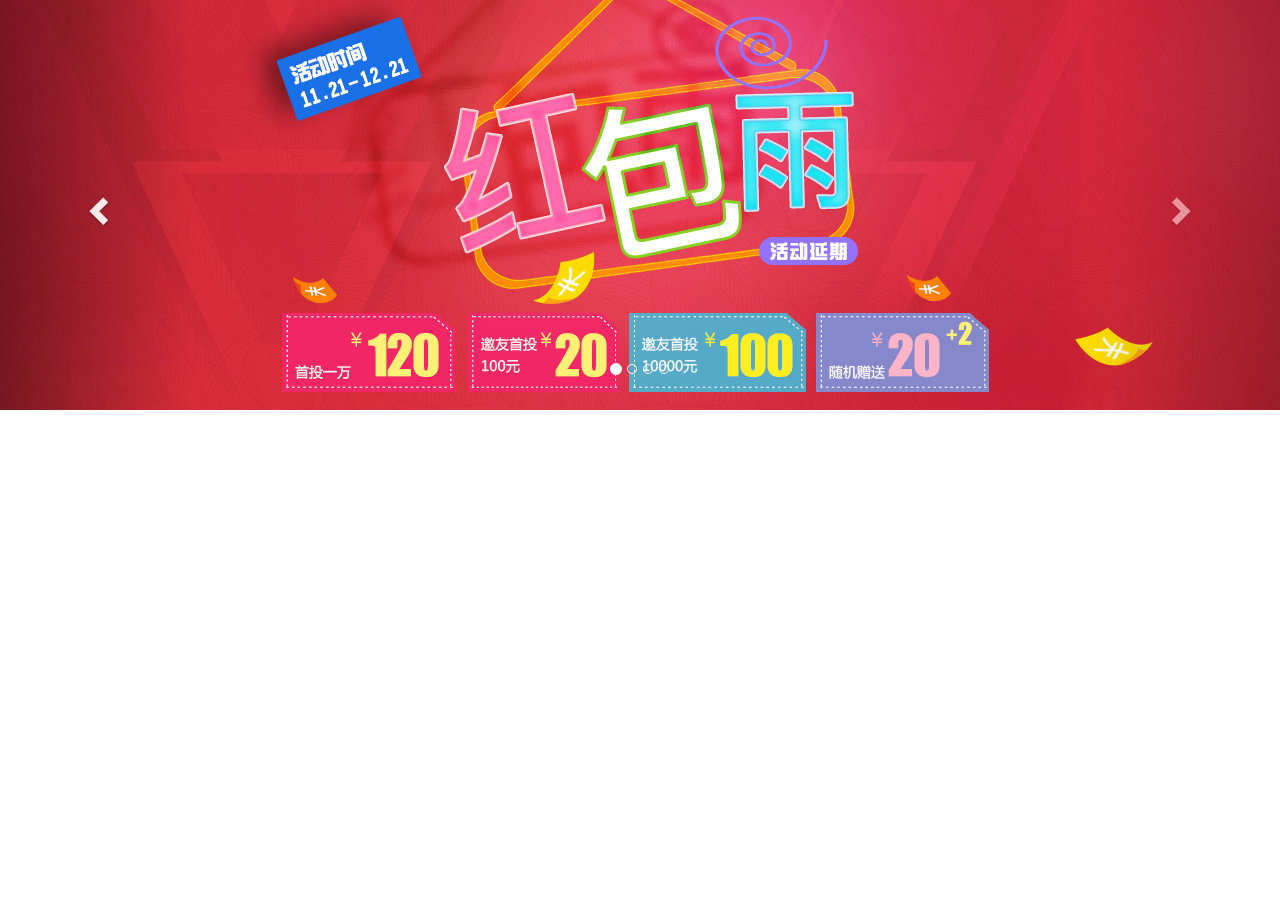
<file: wjs_practice/carousel.html>
<html>

	<head>
		<meta charset="UTF-8" />
		<meta http-equiv="X-UA-Compatible" content="IE=edge">
		<!--标准的视口设置-->
		<meta name="viewport" content="width=device-width, initial-scale=1,user-scalable=0">
		<title>carousel</title>
		<link href="./lib/bootstrap/css/bootstrap.css" rel="stylesheet">
		<script src="lib/jquery/jquery.js" type="text/javascript" charset="utf-8"></script>
		<script src="lib/bootstrap/js/bootstrap.js" type="text/javascript" charset="utf-8"></script>
		<style type="text/css">
			.pcImg {
				width: 100%;
				height: 410px;
				display: block;
				background-position: center center; 
				background-size: cover;
			}
			.mobileImg {
				width: 100%;
				display: block;
			}
			.mobileImg > img {
				width: 100%;
				display: block;
			}
		</style>
	</head>

	<body>
		<div id="carousel-example-generic" class="carousel slide" data-ride="carousel">
			<!-- Indicators -->
			<ol class="carousel-indicators">
				<li data-target="#carousel-example-generic" data-slide-to="0" class="active"></li>
				<li data-target="#carousel-example-generic" data-slide-to="1"></li>
				<li data-target="#carousel-example-generic" data-slide-to="2"></li>
				<li data-target="#carousel-example-generic" data-slide-to="3"></li>
				
			</ol>

			<!-- Wrapper for slides -->
			<div class="carousel-inner" role="listbox">
				<div class="item active" data-small-img="images/slide_01_640x340.jpg" data-large-img="images/slide_01_2000x410.jpg">
				</div>
				<div class="item" data-small-img="images/slide_02_640x340.jpg" data-large-img="images/slide_02_2000x410.jpg">
				</div>
				<div class="item" data-small-img="images/slide_03_640x340.jpg" data-large-img="images/slide_03_2000x410.jpg">
				</div>
				<div class="item" data-small-img="images/slide_04_640x340.jpg" data-large-img="images/slide_04_2000x410.jpg">
				</div>
			</div>

			<!-- Controls -->
			<a class="left carousel-control" href="#carousel-example-generic" role="button" data-slide="prev">
				<span class="glyphicon glyphicon-chevron-left" aria-hidden="true"></span>
				<span class="sr-only">Previous</span>
			</a>
			<a class="right carousel-control" href="#carousel-example-generic" role="button" data-slide="next">
				<span class="glyphicon glyphicon-chevron-right" aria-hidden="true"></span>
				<span class="sr-only">Next</span>
			</a>
		</div>
		<script type="text/javascript">
			$(function () {
//			获取所有的li项目
			var items = $('.carousel-inner .item');
			$(window).on('resize', function () {
				var width = $(this).width();
//				console.log(width);
//			判断屏幕的宽度
			if (width >= 768) {
				console.log(888);
//				为每一个li增加子元素 循环遍历
				$(items).each(function (index, value) {
//					获得当前的li
				var item = $(this);
//				从当前的自定义的属性中,获取图片的路径
				var imgSrc = item.data('largeImg');
//				console.log(imgSrc);
				item.html($('<a href="javascript:;" class="pcImg"></a>').css("backgroundImage", "url('"+imgSrc+"')"));
				});
			} else {
				$(items).each(function (index, value) {
//					获得当前的li
				var item = $(this);
//				从当前的自定义的属性中,获取图片的路径
				var imgSrc = item.data('smallImg');
				console.log(imgSrc);
				item.html('<a href="javascript:;" class="mobileImg"><img src="'+ imgSrc +'"></a>');
//              item.html('<a href="javascript:;" class="mobileImg"><img src="'+imgSrc+'" alt="..."></a>');				
				});				
			}
			}).trigger('resize');	
			
//			添加移动端的滑动操作
			var startX, endX;
			var carouselInner = $('.carousel-inner')[0];
//			获取当前轮播图
			var carousel = $('.carousel');
			carouselInner.addEventListener('touchstart', function (e) {
				startX = e.targetTouches[0].clientX;
				console.log(startX);
			})
			carouselInner.addEventListener('touchend', function (e) {
				endX = e.changedTouches[0].clientX;
//				console.log(endX);
				if (endX - startX > 0) {
//					上一张
					carousel.carousel('prev');
				} else if (endX - startX < 0) {
//					下一张
					carousel.carousel('next');
				}
			})
			});

		</script>
	</body>

</html>
</file>
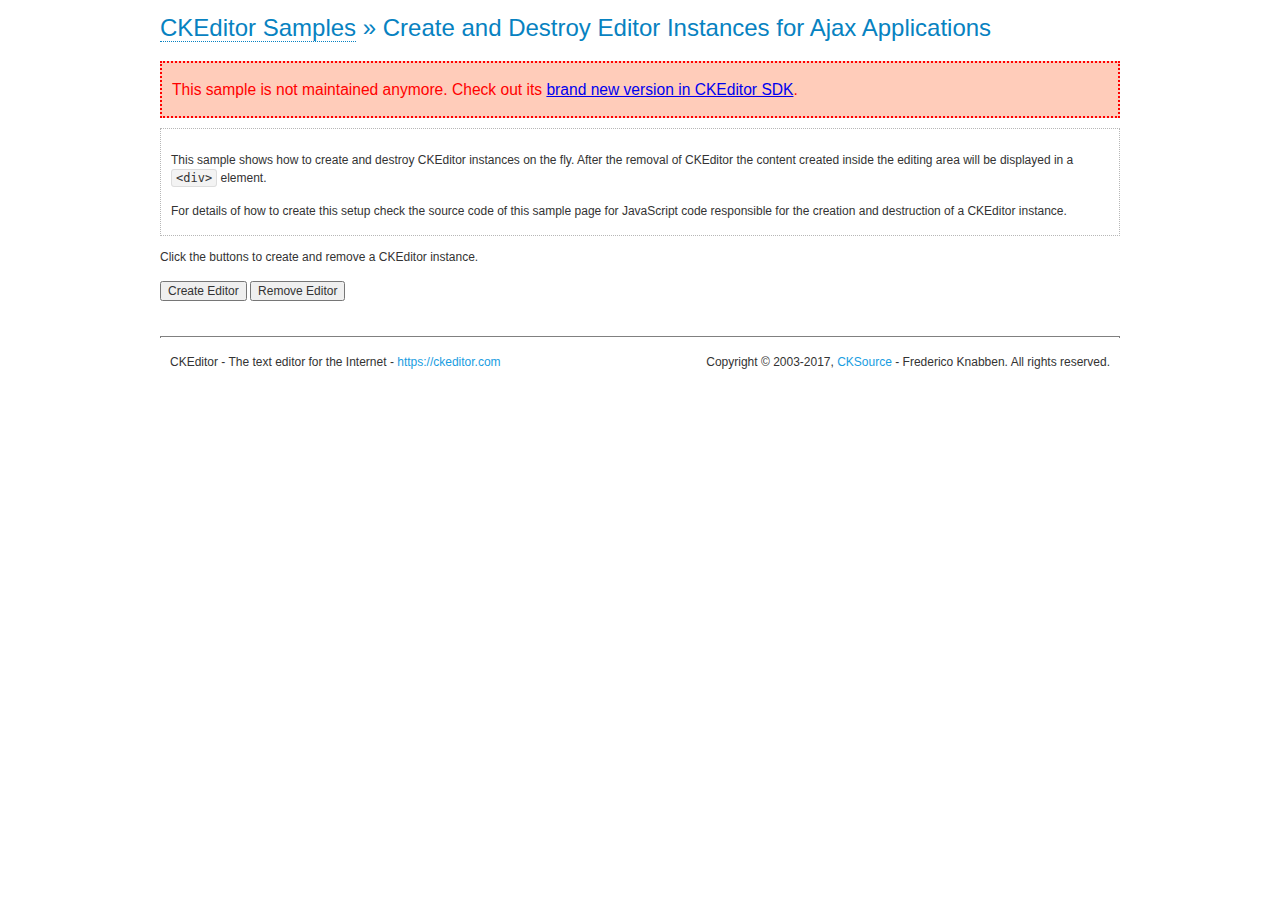
<file: baixiu_item/static/assets/vendors/ckeditor/samples/old/ajax.html>
<!DOCTYPE html>
<!--
Copyright (c) 2003-2017, CKSource - Frederico Knabben. All rights reserved.
For licensing, see LICENSE.md or https://ckeditor.com/legal/ckeditor-oss-license
-->
<html>
<head>
	<meta charset="utf-8">
	<title>Ajax &mdash; CKEditor Sample</title>
	<script src="../../ckeditor.js"></script>
	<link rel="stylesheet" href="sample.css">
	<script>

		var editor, html = '';

		function createEditor() {
			if ( editor )
				return;

			// Create a new editor inside the <div id="editor">, setting its value to html
			var config = {};
			editor = CKEDITOR.appendTo( 'editor', config, html );
		}

		function removeEditor() {
			if ( !editor )
				return;

			// Retrieve the editor contents. In an Ajax application, this data would be
			// sent to the server or used in any other way.
			document.getElementById( 'editorcontents' ).innerHTML = html = editor.getData();
			document.getElementById( 'contents' ).style.display = '';

			// Destroy the editor.
			editor.destroy();
			editor = null;
		}

	</script>
</head>
<body>
	<h1 class="samples">
		<a href="index.html">CKEditor Samples</a> &raquo; Create and Destroy Editor Instances for Ajax Applications
	</h1>
	<div class="warning deprecated">
		This sample is not maintained anymore. Check out its <a href="https://sdk.ckeditor.com/samples/saveajax.html">brand new version in CKEditor SDK</a>.
	</div>
	<div class="description">
		<p>
			This sample shows how to create and destroy CKEditor instances on the fly. After the removal of CKEditor the content created inside the editing
			area will be displayed in a <code>&lt;div&gt;</code> element.
		</p>
		<p>
			For details of how to create this setup check the source code of this sample page
			for JavaScript code responsible for the creation and destruction of a CKEditor instance.
		</p>
	</div>
	<p>Click the buttons to create and remove a CKEditor instance.</p>
	<p>
		<input onclick="createEditor();" type="button" value="Create Editor">
		<input onclick="removeEditor();" type="button" value="Remove Editor">
	</p>
	<!-- This div will hold the editor. -->
	<div id="editor">
	</div>
	<div id="contents" style="display: none">
		<p>
			Edited Contents:
		</p>
		<!-- This div will be used to display the editor contents. -->
		<div id="editorcontents">
		</div>
	</div>
	<div id="footer">
		<hr>
		<p>
			CKEditor - The text editor for the Internet - <a class="samples" href="https://ckeditor.com/">https://ckeditor.com</a>
		</p>
		<p id="copy">
			Copyright &copy; 2003-2017, <a class="samples" href="https://cksource.com/">CKSource</a> - Frederico
			Knabben. All rights reserved.
		</p>
	</div>
</body>
</html>
</file>
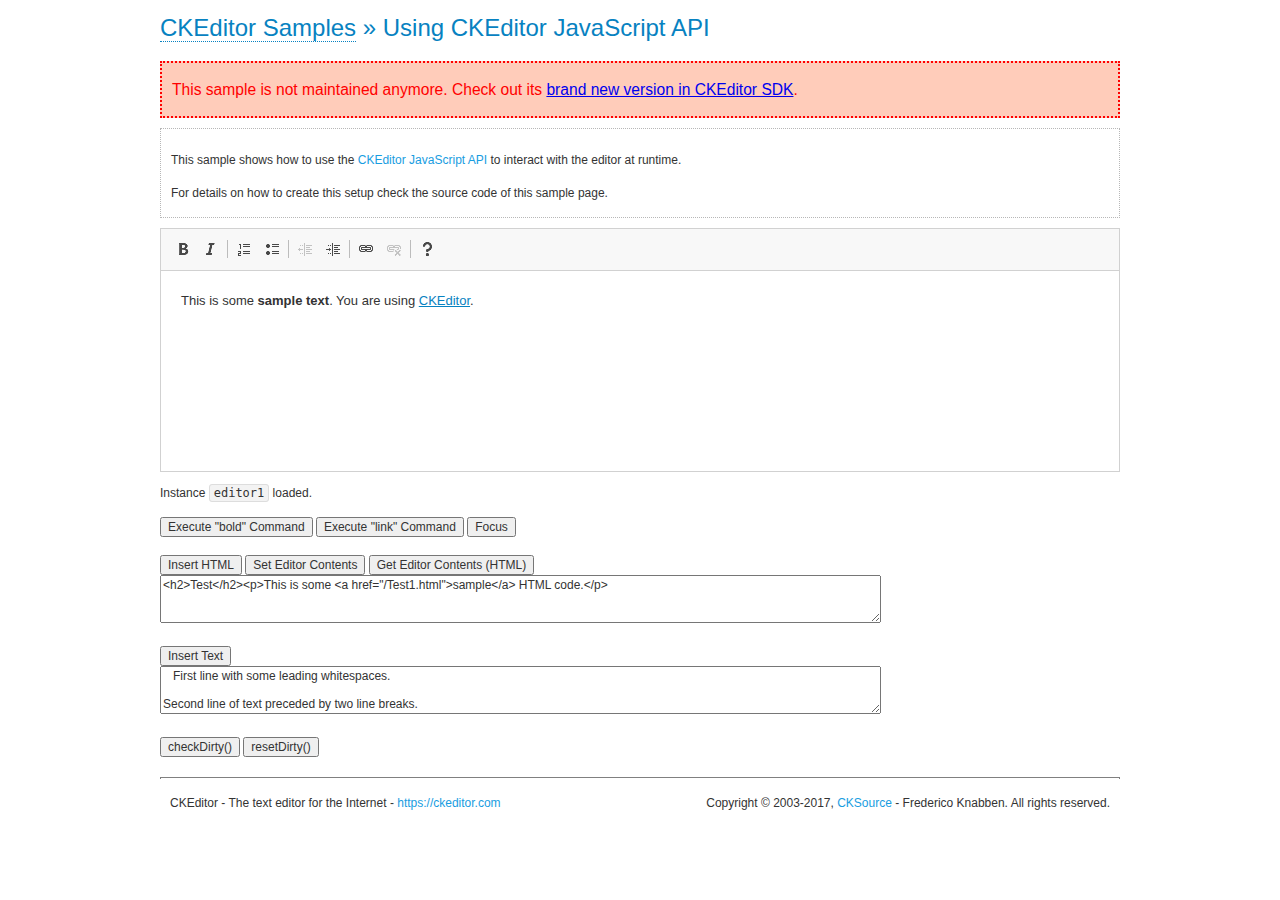
<file: baixiu_item/static/assets/vendors/ckeditor/samples/old/api.html>
<!DOCTYPE html>
<!--
Copyright (c) 2003-2017, CKSource - Frederico Knabben. All rights reserved.
For licensing, see LICENSE.md or https://ckeditor.com/legal/ckeditor-oss-license
-->
<html>
<head>
	<meta charset="utf-8">
	<title>API Usage &mdash; CKEditor Sample</title>
	<script src="../../ckeditor.js"></script>
	<link href="sample.css" rel="stylesheet">
	<script>

// The instanceReady event is fired, when an instance of CKEditor has finished
// its initialization.
CKEDITOR.on( 'instanceReady', function( ev ) {
	// Show the editor name and description in the browser status bar.
	document.getElementById( 'eMessage' ).innerHTML = 'Instance <code>' + ev.editor.name + '<\/code> loaded.';

	// Show this sample buttons.
	document.getElementById( 'eButtons' ).style.display = 'block';
});

function InsertHTML() {
	// Get the editor instance that we want to interact with.
	var editor = CKEDITOR.instances.editor1;
	var value = document.getElementById( 'htmlArea' ).value;

	// Check the active editing mode.
	if ( editor.mode == 'wysiwyg' )
	{
		// Insert HTML code.
		// https://docs.ckeditor.com/ckeditor4/docs/#!/api/CKEDITOR.editor-method-insertHtml
		editor.insertHtml( value );
	}
	else
		alert( 'You must be in WYSIWYG mode!' );
}

function InsertText() {
	// Get the editor instance that we want to interact with.
	var editor = CKEDITOR.instances.editor1;
	var value = document.getElementById( 'txtArea' ).value;

	// Check the active editing mode.
	if ( editor.mode == 'wysiwyg' )
	{
		// Insert as plain text.
		// https://docs.ckeditor.com/ckeditor4/docs/#!/api/CKEDITOR.editor-method-insertText
		editor.insertText( value );
	}
	else
		alert( 'You must be in WYSIWYG mode!' );
}

function SetContents() {
	// Get the editor instance that we want to interact with.
	var editor = CKEDITOR.instances.editor1;
	var value = document.getElementById( 'htmlArea' ).value;

	// Set editor contents (replace current contents).
	// https://docs.ckeditor.com/ckeditor4/docs/#!/api/CKEDITOR.editor-method-setData
	editor.setData( value );
}

function GetContents() {
	// Get the editor instance that you want to interact with.
	var editor = CKEDITOR.instances.editor1;

	// Get editor contents
	// https://docs.ckeditor.com/ckeditor4/docs/#!/api/CKEDITOR.editor-method-getData
	alert( editor.getData() );
}

function ExecuteCommand( commandName ) {
	// Get the editor instance that we want to interact with.
	var editor = CKEDITOR.instances.editor1;

	// Check the active editing mode.
	if ( editor.mode == 'wysiwyg' )
	{
		// Execute the command.
		// https://docs.ckeditor.com/ckeditor4/docs/#!/api/CKEDITOR.editor-method-execCommand
		editor.execCommand( commandName );
	}
	else
		alert( 'You must be in WYSIWYG mode!' );
}

function CheckDirty() {
	// Get the editor instance that we want to interact with.
	var editor = CKEDITOR.instances.editor1;
	// Checks whether the current editor contents present changes when compared
	// to the contents loaded into the editor at startup
	// https://docs.ckeditor.com/ckeditor4/docs/#!/api/CKEDITOR.editor-method-checkDirty
	alert( editor.checkDirty() );
}

function ResetDirty() {
	// Get the editor instance that we want to interact with.
	var editor = CKEDITOR.instances.editor1;
	// Resets the "dirty state" of the editor (see CheckDirty())
	// https://docs.ckeditor.com/ckeditor4/docs/#!/api/CKEDITOR.editor-method-resetDirty
	editor.resetDirty();
	alert( 'The "IsDirty" status has been reset' );
}

function Focus() {
	CKEDITOR.instances.editor1.focus();
}

function onFocus() {
	document.getElementById( 'eMessage' ).innerHTML = '<b>' + this.name + ' is focused </b>';
}

function onBlur() {
	document.getElementById( 'eMessage' ).innerHTML = this.name + ' lost focus';
}

	</script>

</head>
<body>
	<h1 class="samples">
		<a href="index.html">CKEditor Samples</a> &raquo; Using CKEditor JavaScript API
	</h1>
	<div class="warning deprecated">
		This sample is not maintained anymore. Check out its <a href="https://sdk.ckeditor.com/samples/api.html">brand new version in CKEditor SDK</a>.
	</div>
	<div class="description">
	<p>
		This sample shows how to use the
		<a class="samples" href="https://docs.ckeditor.com/ckeditor4/docs/#!/api/CKEDITOR.editor">CKEditor JavaScript API</a>
		to interact with the editor at runtime.
	</p>
	<p>
		For details on how to create this setup check the source code of this sample page.
	</p>
	</div>

	<!-- This <div> holds alert messages to be display in the sample page. -->
	<div id="alerts">
		<noscript>
			<p>
				<strong>CKEditor requires JavaScript to run</strong>. In a browser with no JavaScript
				support, like yours, you should still see the contents (HTML data) and you should
				be able to edit it normally, without a rich editor interface.
			</p>
		</noscript>
	</div>
	<form action="../../../samples/sample_posteddata.php" method="post">
		<textarea cols="100" id="editor1" name="editor1" rows="10">&lt;p&gt;This is some &lt;strong&gt;sample text&lt;/strong&gt;. You are using &lt;a href="https://ckeditor.com/"&gt;CKEditor&lt;/a&gt;.&lt;/p&gt;</textarea>

		<script>
			// Replace the <textarea id="editor1"> with an CKEditor instance.
			CKEDITOR.replace( 'editor1', {
				on: {
					focus: onFocus,
					blur: onBlur,

					// Check for availability of corresponding plugins.
					pluginsLoaded: function( evt ) {
						var doc = CKEDITOR.document, ed = evt.editor;
						if ( !ed.getCommand( 'bold' ) )
							doc.getById( 'exec-bold' ).hide();
						if ( !ed.getCommand( 'link' ) )
							doc.getById( 'exec-link' ).hide();
					}
				}
			});
		</script>

		<p id="eMessage">
		</p>

		<div id="eButtons" style="display: none">
			<input id="exec-bold" onclick="ExecuteCommand('bold');" type="button" value="Execute &quot;bold&quot; Command">
			<input id="exec-link" onclick="ExecuteCommand('link');" type="button" value="Execute &quot;link&quot; Command">
			<input onclick="Focus();" type="button" value="Focus">
			<br><br>
			<input onclick="InsertHTML();" type="button" value="Insert HTML">
			<input onclick="SetContents();" type="button" value="Set Editor Contents">
			<input onclick="GetContents();" type="button" value="Get Editor Contents (HTML)">
			<br>
			<textarea cols="100" id="htmlArea" rows="3">&lt;h2&gt;Test&lt;/h2&gt;&lt;p&gt;This is some &lt;a href="/Test1.html"&gt;sample&lt;/a&gt; HTML code.&lt;/p&gt;</textarea>
			<br>
			<br>
			<input onclick="InsertText();" type="button" value="Insert Text">
			<br>
			<textarea cols="100" id="txtArea" rows="3">   First line with some leading whitespaces.

Second line of text preceded by two line breaks.</textarea>
			<br>
			<br>
			<input onclick="CheckDirty();" type="button" value="checkDirty()">
			<input onclick="ResetDirty();" type="button" value="resetDirty()">
		</div>
	</form>
	<div id="footer">
		<hr>
		<p>
			CKEditor - The text editor for the Internet - <a class="samples" href="https://ckeditor.com/">https://ckeditor.com</a>
		</p>
		<p id="copy">
			Copyright &copy; 2003-2017, <a class="samples" href="https://cksource.com/">CKSource</a> - Frederico
			Knabben. All rights reserved.
		</p>
	</div>
</body>
</html>
</file>
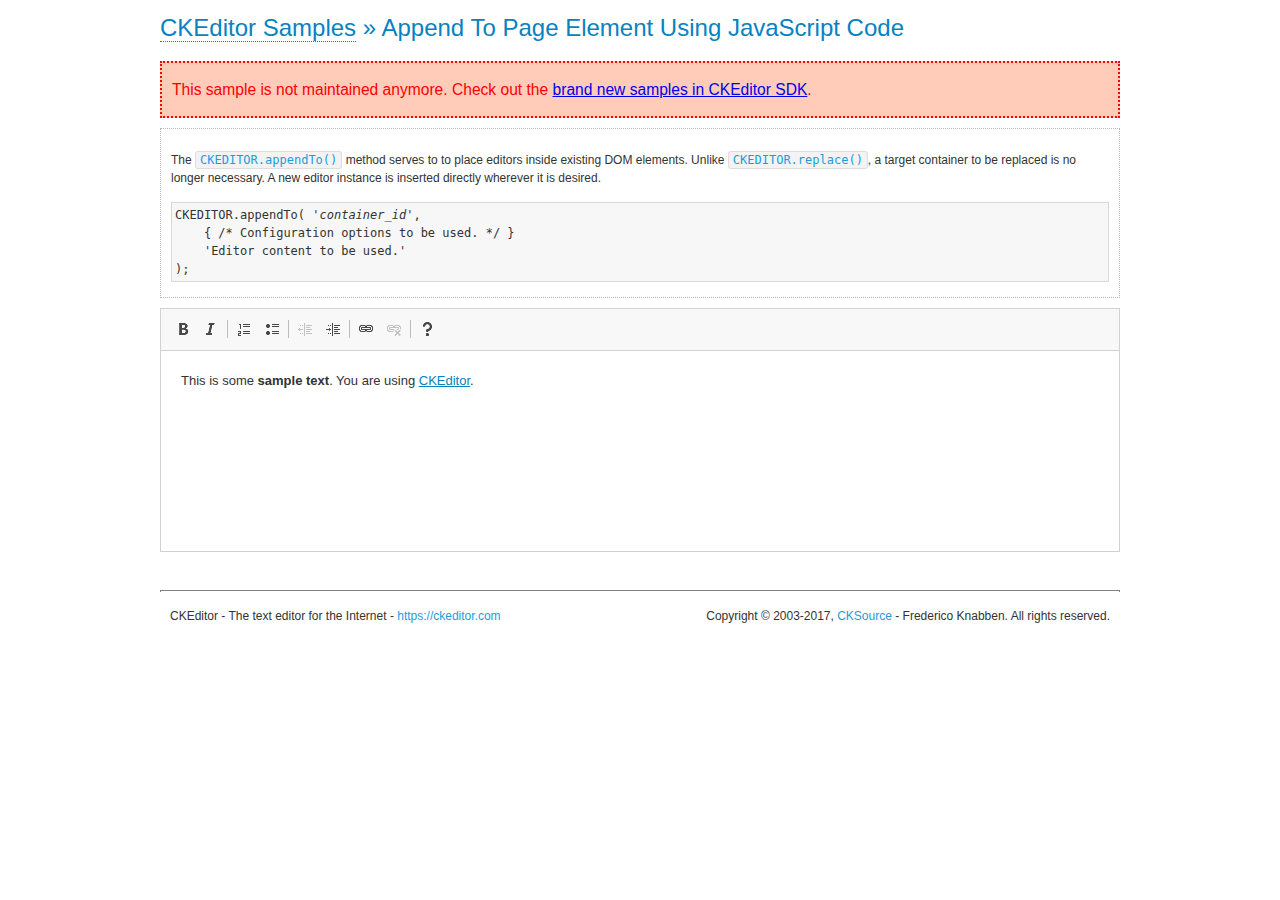
<file: baixiu_item/static/assets/vendors/ckeditor/samples/old/appendto.html>
<!DOCTYPE html>
<!--
Copyright (c) 2003-2017, CKSource - Frederico Knabben. All rights reserved.
For licensing, see LICENSE.md or https://ckeditor.com/legal/ckeditor-oss-license
-->
<html>
<head>
	<meta charset="utf-8">
	<title>Append To Page Element Using JavaScript Code &mdash; CKEditor Sample</title>
	<script src="../../ckeditor.js"></script>
	<link rel="stylesheet" href="sample.css">
</head>
<body>
	<h1 class="samples">
		<a href="index.html">CKEditor Samples</a> &raquo; Append To Page Element Using JavaScript Code
	</h1>
	<div class="warning deprecated">
		This sample is not maintained anymore. Check out the <a href="https://sdk.ckeditor.com/">brand new samples in CKEditor SDK</a>.
	</div>
	<div id="section1">
		<div class="description">
			<p>
				The <code><a class="samples" href="https://docs.ckeditor.com/ckeditor4/docs/#!/api/CKEDITOR-method-appendTo">CKEDITOR.appendTo()</a></code> method serves to to place editors inside existing DOM elements. Unlike <code><a class="samples" href="https://docs.ckeditor.com/ckeditor4/docs/#!/api/CKEDITOR-method-replace">CKEDITOR.replace()</a></code>,
				a target container to be replaced is no longer necessary. A new editor
				instance is inserted directly wherever it is desired.
			</p>
<pre class="samples">CKEDITOR.appendTo( '<em>container_id</em>',
	{ /* Configuration options to be used. */ }
	'Editor content to be used.'
);</pre>
		</div>
		<script>

			// This call can be placed at any point after the
			// DOM element to append CKEditor to or inside the <head><script>
			// in a window.onload event handler.

			// Append a CKEditor instance using the default configuration and the
			// provided content to the <div> element of ID "section1".
			CKEDITOR.appendTo( 'section1',
				null,
				'<p>This is some <strong>sample text</strong>. You are using <a href="https://ckeditor.com/">CKEditor</a>.</p>'
			);

		</script>
	</div>
	<br>
	<div id="footer">
		<hr>
		<p>
			CKEditor - The text editor for the Internet - <a class="samples" href="https://ckeditor.com/">https://ckeditor.com</a>
		</p>
		<p id="copy">
			Copyright &copy; 2003-2017, <a class="samples" href="https://cksource.com/">CKSource</a> - Frederico
			Knabben. All rights reserved.
		</p>
	</div>
</body>
</html>
</file>
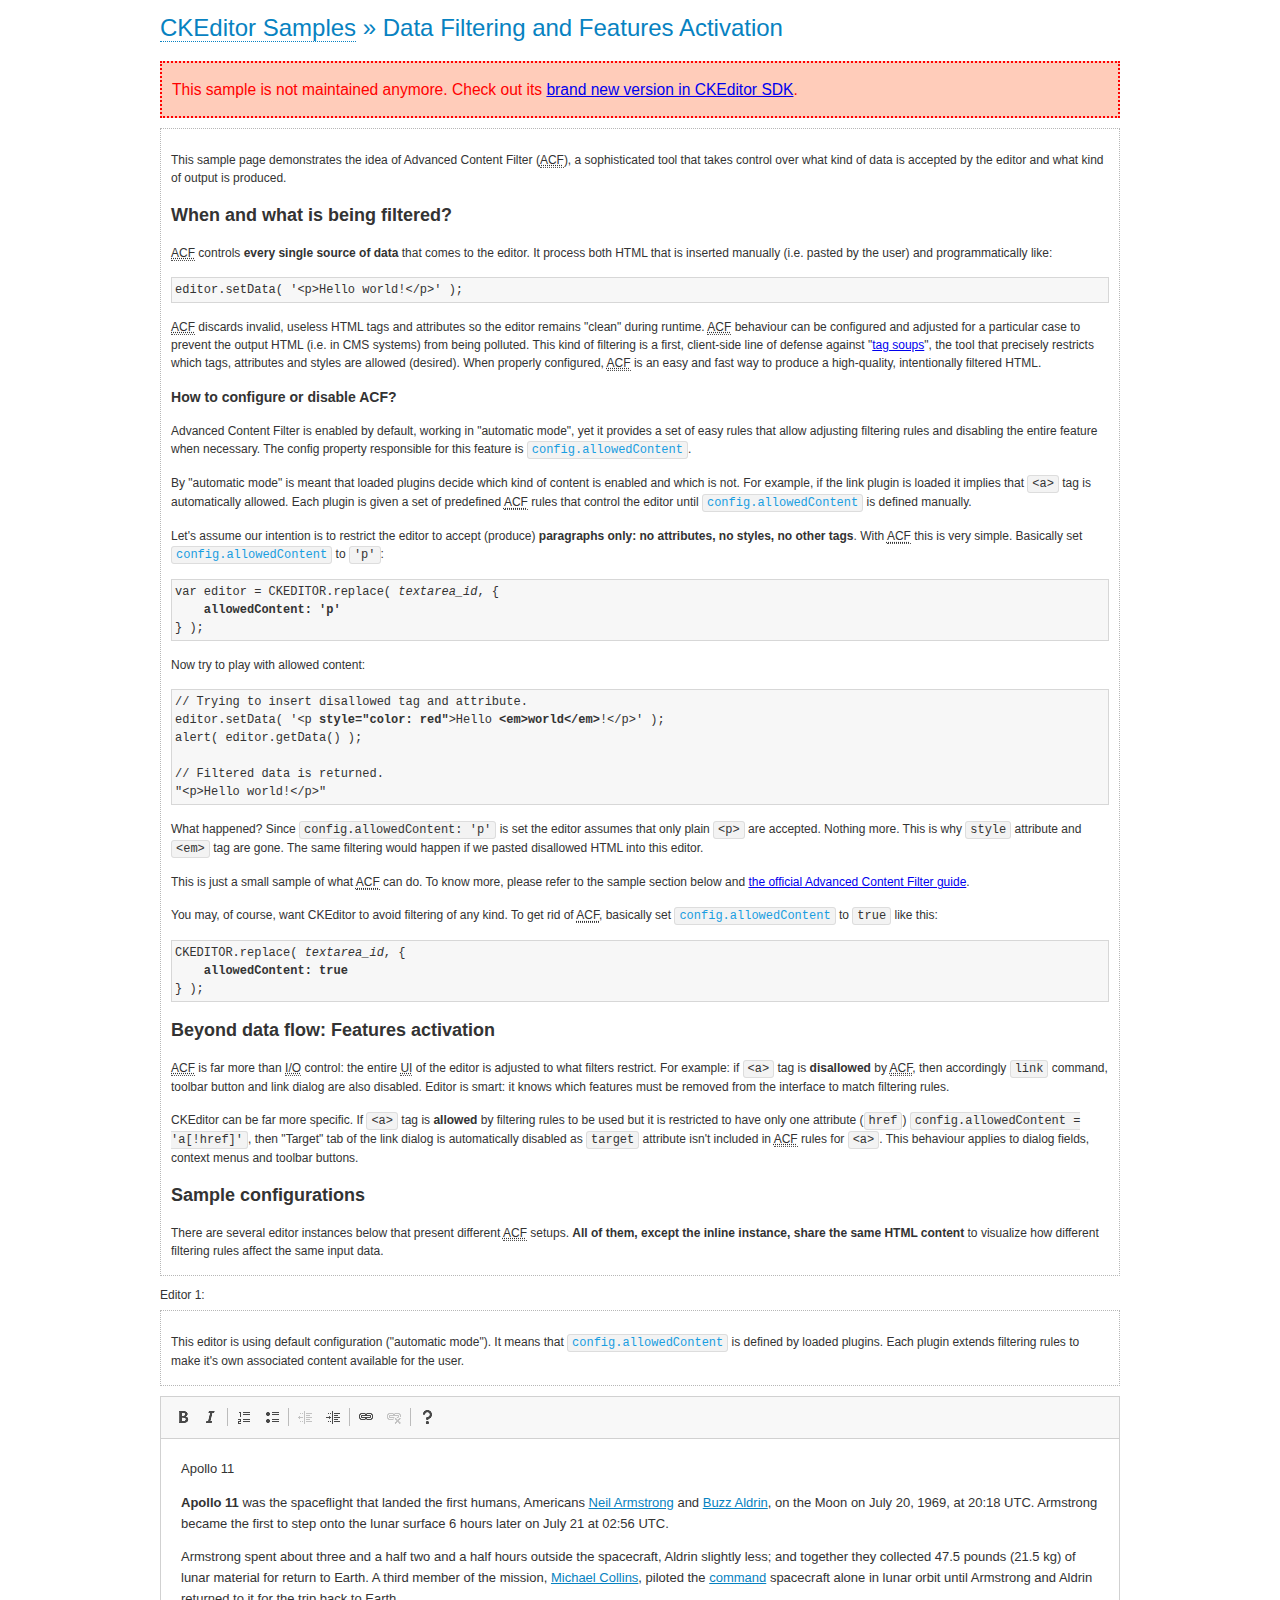
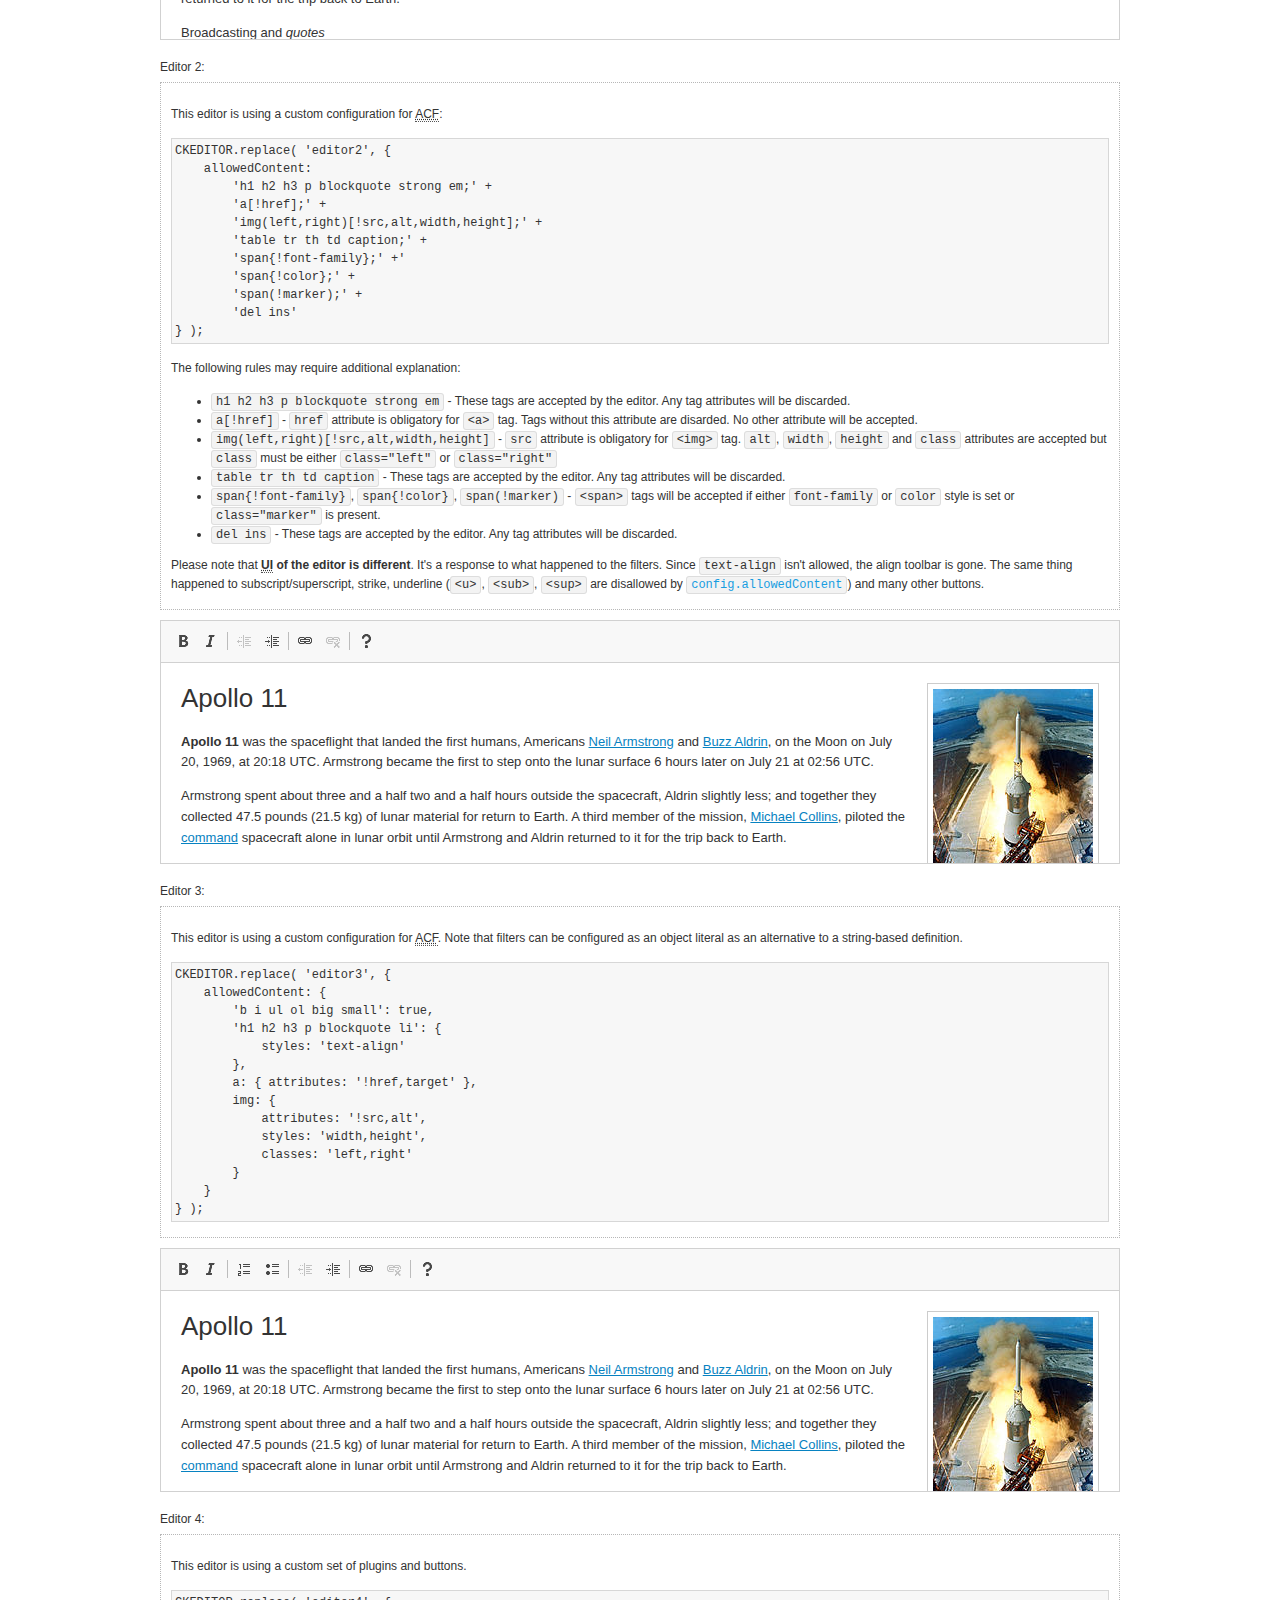
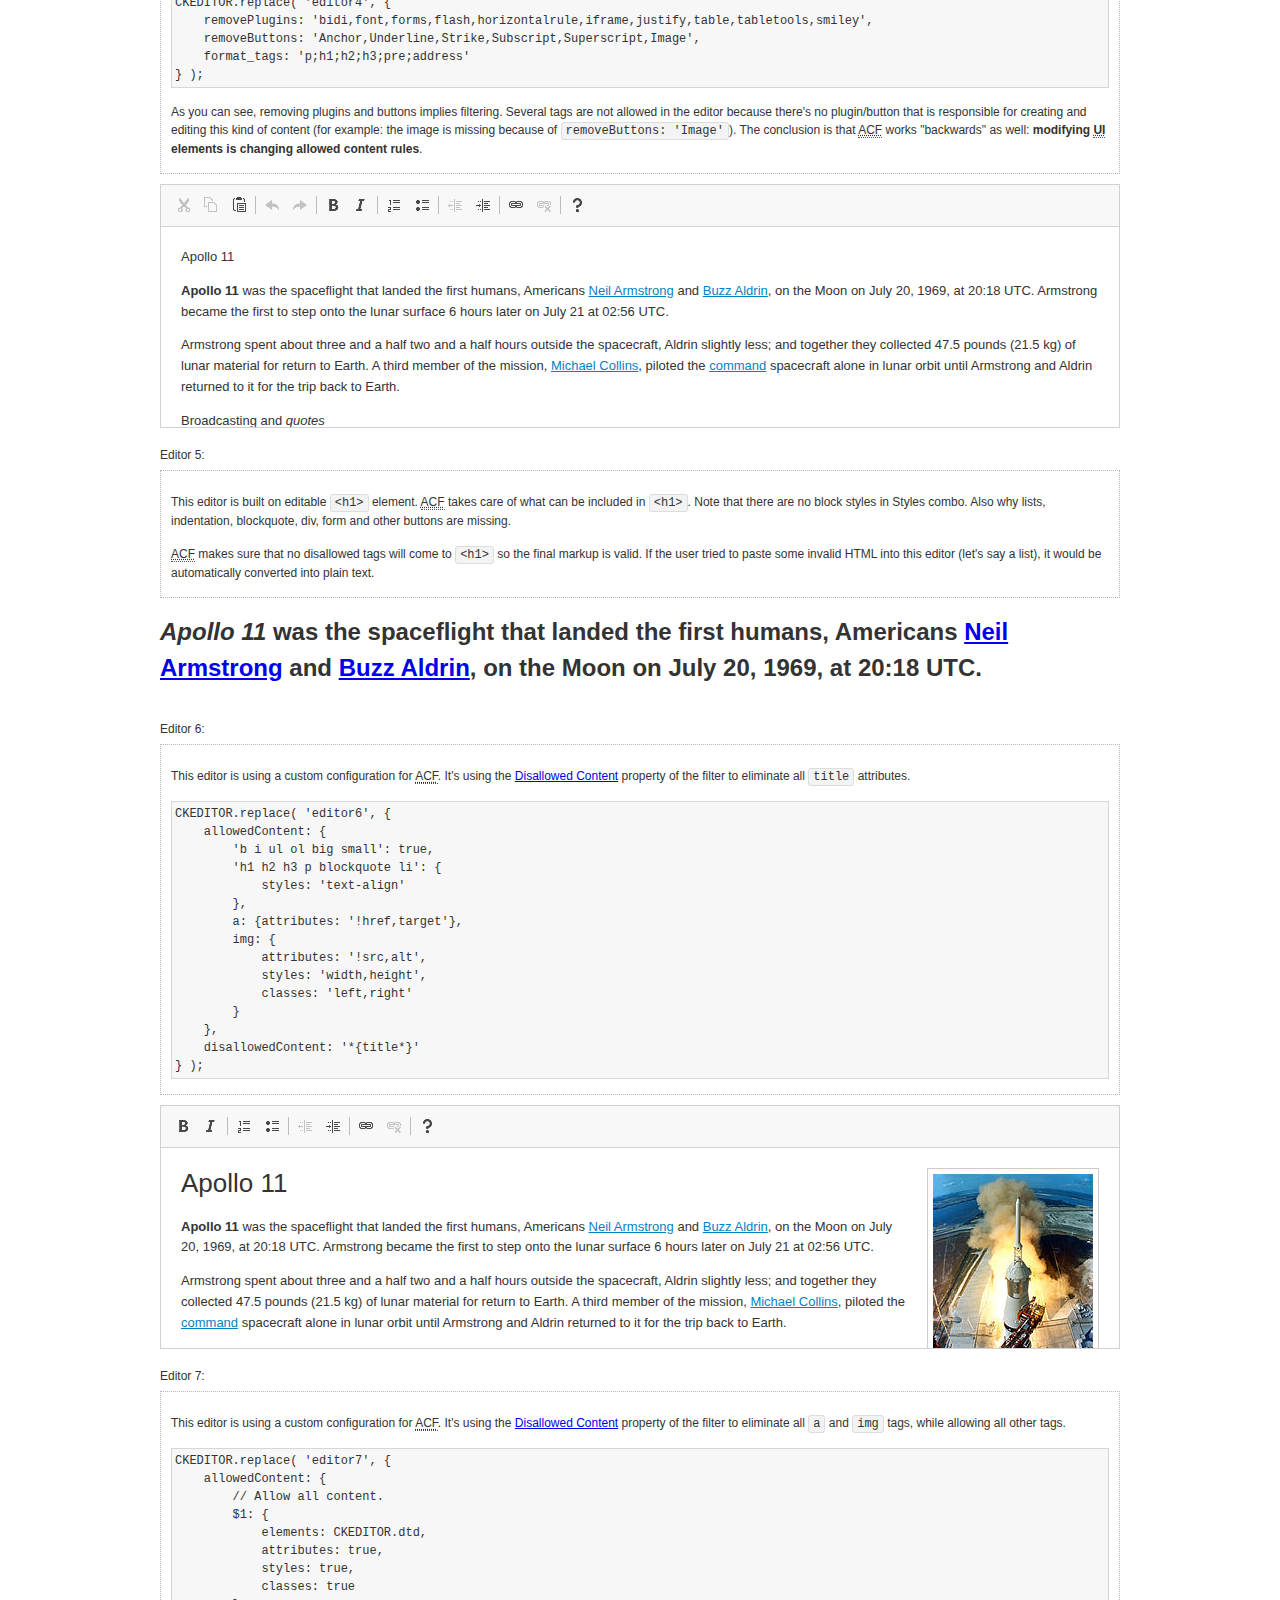
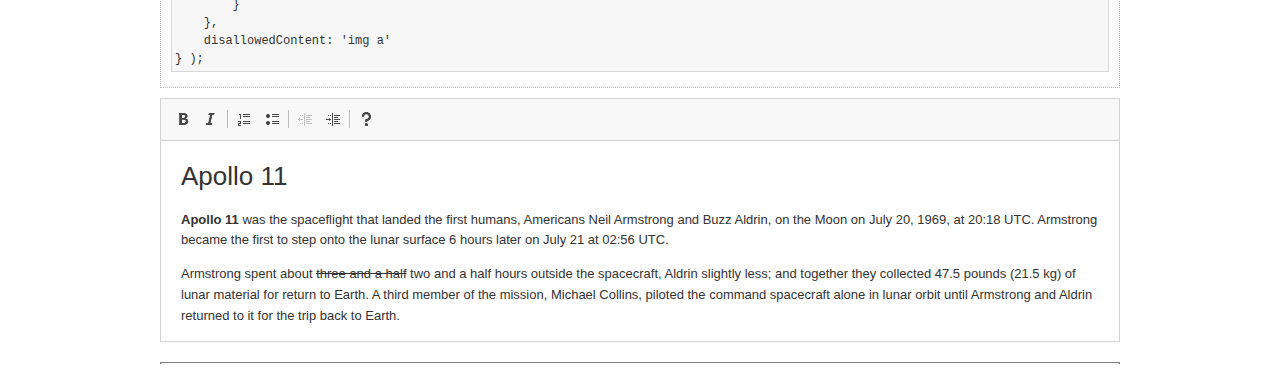
<file: baixiu_item/static/assets/vendors/ckeditor/samples/old/datafiltering.html>
<!DOCTYPE html>
<!--
Copyright (c) 2003-2017, CKSource - Frederico Knabben. All rights reserved.
For licensing, see LICENSE.md or https://ckeditor.com/legal/ckeditor-oss-license
-->
<html>
<head>
	<meta charset="utf-8">
	<title>Data Filtering &mdash; CKEditor Sample</title>
	<script src="../../ckeditor.js"></script>
	<link rel="stylesheet" href="sample.css">
	<script>
		// Remove advanced tabs for all editors.
		CKEDITOR.config.removeDialogTabs = 'image:advanced;link:advanced;flash:advanced;creatediv:advanced;editdiv:advanced';
	</script>
</head>
<body>
	<h1 class="samples">
		<a href="index.html">CKEditor Samples</a> &raquo; Data Filtering and Features Activation
	</h1>
	<div class="warning deprecated">
		This sample is not maintained anymore. Check out its <a href="https://sdk.ckeditor.com/samples/acf.html">brand new version in CKEditor SDK</a>.
	</div>
	<div class="description">
		<p>
			This sample page demonstrates the idea of Advanced Content Filter
			(<abbr title="Advanced Content Filter">ACF</abbr>), a sophisticated
			tool that takes control over what kind of data is accepted by the editor and what
			kind of output is produced.
		</p>
		<h2>When and what is being filtered?</h2>
		<p>
			<abbr title="Advanced Content Filter">ACF</abbr> controls
			<strong>every single source of data</strong> that comes to the editor.
			It process both HTML that is inserted manually (i.e. pasted by the user)
			and programmatically like:
		</p>
<pre class="samples">
editor.setData( '&lt;p&gt;Hello world!&lt;/p&gt;' );
</pre>
		<p>
			<abbr title="Advanced Content Filter">ACF</abbr> discards invalid,
			useless HTML tags and attributes so the editor remains "clean" during
			runtime. <abbr title="Advanced Content Filter">ACF</abbr> behaviour
			can be configured and adjusted for a particular case to prevent the
			output HTML (i.e. in CMS systems) from being polluted.

			This kind of filtering is a first, client-side line of defense
			against "<a href="http://en.wikipedia.org/wiki/Tag_soup">tag soups</a>",
			the tool that precisely restricts which tags, attributes and styles
			are allowed (desired). When properly configured, <abbr title="Advanced Content Filter">ACF</abbr>
			is an easy and fast way to produce a high-quality, intentionally filtered HTML.
		</p>

		<h3>How to configure or disable ACF?</h3>
		<p>
			Advanced Content Filter is enabled by default, working in "automatic mode", yet
			it provides a set of easy rules that allow adjusting filtering rules
			and disabling the entire feature when necessary. The config property
			responsible for this feature is <code><a class="samples"
			href="https://docs.ckeditor.com/ckeditor4/docs/#!/api/CKEDITOR.config-cfg-allowedContent">config.allowedContent</a></code>.
		</p>
		<p>
			By "automatic mode" is meant that loaded plugins decide which kind
			of content is enabled and which is not. For example, if the link
			plugin is loaded it implies that <code>&lt;a&gt;</code> tag is
			automatically allowed. Each plugin is given a set
			of predefined <abbr title="Advanced Content Filter">ACF</abbr> rules
			that control the editor until <code><a class="samples"
			href="https://docs.ckeditor.com/ckeditor4/docs/#!/api/CKEDITOR.config-cfg-allowedContent">
			config.allowedContent</a></code>
			is defined manually.
		</p>
		<p>
			Let's assume our intention is to restrict the editor to accept (produce) <strong>paragraphs
			only: no attributes, no styles, no other tags</strong>.
			With <abbr title="Advanced Content Filter">ACF</abbr>
			this is very simple. Basically set <code><a class="samples"
			href="https://docs.ckeditor.com/ckeditor4/docs/#!/api/CKEDITOR.config-cfg-allowedContent">
			config.allowedContent</a></code> to <code>'p'</code>:
		</p>
<pre class="samples">
var editor = CKEDITOR.replace( <em>textarea_id</em>, {
	<strong>allowedContent: 'p'</strong>
} );
</pre>
		<p>
			Now try to play with allowed content:
		</p>
<pre class="samples">
// Trying to insert disallowed tag and attribute.
editor.setData( '&lt;p <strong>style="color: red"</strong>&gt;Hello <strong>&lt;em&gt;world&lt;/em&gt;</strong>!&lt;/p&gt;' );
alert( editor.getData() );

// Filtered data is returned.
"&lt;p&gt;Hello world!&lt;/p&gt;"
</pre>
		<p>
			What happened? Since <code>config.allowedContent: 'p'</code> is set the editor assumes
			that only plain <code>&lt;p&gt;</code> are accepted. Nothing more. This is why
			<code>style</code> attribute and <code>&lt;em&gt;</code> tag are gone. The same
			filtering would happen if we pasted disallowed HTML into this editor.
		</p>
		<p>
			This is just a small sample of what <abbr title="Advanced Content Filter">ACF</abbr>
			can do. To know more, please refer to the sample section below and
			<a href="https://docs.ckeditor.com/ckeditor4/docs/#!/guide/dev_advanced_content_filter">the official Advanced Content Filter guide</a>.
		</p>
		<p>
			You may, of course, want CKEditor to avoid filtering of any kind.
			To get rid of <abbr title="Advanced Content Filter">ACF</abbr>,
			basically set <code><a class="samples"
			href="https://docs.ckeditor.com/ckeditor4/docs/#!/api/CKEDITOR.config-cfg-allowedContent">
			config.allowedContent</a></code> to <code>true</code> like this:
		</p>
<pre class="samples">
CKEDITOR.replace( <em>textarea_id</em>, {
	<strong>allowedContent: true</strong>
} );
</pre>

		<h2>Beyond data flow: Features activation</h2>
		<p>
			<abbr title="Advanced Content Filter">ACF</abbr> is far more than
			<abbr title="Input/Output">I/O</abbr> control: the entire
			<abbr title="User Interface">UI</abbr> of the editor is adjusted to what
			filters restrict. For example: if <code>&lt;a&gt;</code> tag is
			<strong>disallowed</strong>
			by <abbr title="Advanced Content Filter">ACF</abbr>,
			then accordingly <code>link</code> command, toolbar button and link dialog
			are also disabled. Editor is smart: it knows which features must be
			removed from the interface to match filtering rules.
		</p>
		<p>
			CKEditor can be far more specific. If <code>&lt;a&gt;</code> tag is
			<strong>allowed</strong> by filtering rules to be used but it is restricted
			to have only one attribute (<code>href</code>)
			<code>config.allowedContent = 'a[!href]'</code>, then
			"Target" tab of the link dialog is automatically disabled as <code>target</code>
			attribute isn't included in <abbr title="Advanced Content Filter">ACF</abbr> rules
			for <code>&lt;a&gt;</code>. This behaviour applies to dialog fields, context
			menus and toolbar buttons.
		</p>

		<h2>Sample configurations</h2>
		<p>
			There are several editor instances below that present different
			<abbr title="Advanced Content Filter">ACF</abbr> setups. <strong>All of them,
			except the inline instance, share the same HTML content</strong> to visualize
			how different filtering rules affect the same input data.
		</p>
	</div>

	<div>
		<label for="editor1">
			Editor 1:
		</label>
		<div class="description">
			<p>
				This editor is using default configuration ("automatic mode"). It means that
				<code><a class="samples"
				href="https://docs.ckeditor.com/ckeditor4/docs/#!/api/CKEDITOR.config-cfg-allowedContent">
				config.allowedContent</a></code> is defined by loaded plugins.
				Each plugin extends filtering rules to make it's own associated content
				available for the user.
			</p>
		</div>
		<textarea cols="80" id="editor1" name="editor1" rows="10">
			&lt;h1&gt;&lt;img alt=&quot;Saturn V carrying Apollo 11&quot; class=&quot;right&quot; src=&quot;assets/sample.jpg&quot;/&gt; Apollo 11&lt;/h1&gt; &lt;p&gt;&lt;b&gt;Apollo 11&lt;/b&gt; was the spaceflight that landed the first humans, Americans &lt;a href=&quot;http://en.wikipedia.org/wiki/Neil_Armstrong&quot; title=&quot;Neil Armstrong&quot;&gt;Neil Armstrong&lt;/a&gt; and &lt;a href=&quot;http://en.wikipedia.org/wiki/Buzz_Aldrin&quot; title=&quot;Buzz Aldrin&quot;&gt;Buzz Aldrin&lt;/a&gt;, on the Moon on July 20, 1969, at 20:18 UTC. Armstrong became the first to step onto the lunar surface 6 hours later on July 21 at 02:56 UTC.&lt;/p&gt; &lt;p&gt;Armstrong spent about &lt;s&gt;three and a half&lt;/s&gt; two and a half hours outside the spacecraft, Aldrin slightly less; and together they collected 47.5 pounds (21.5&amp;nbsp;kg) of lunar material for return to Earth. A third member of the mission, &lt;a href=&quot;http://en.wikipedia.org/wiki/Michael_Collins_(astronaut)&quot; title=&quot;Michael Collins (astronaut)&quot;&gt;Michael Collins&lt;/a&gt;, piloted the &lt;a href=&quot;http://en.wikipedia.org/wiki/Apollo_Command/Service_Module&quot; title=&quot;Apollo Command/Service Module&quot;&gt;command&lt;/a&gt; spacecraft alone in lunar orbit until Armstrong and Aldrin returned to it for the trip back to Earth.&lt;/p&gt; &lt;h2&gt;Broadcasting and &lt;em&gt;quotes&lt;/em&gt; &lt;a id=&quot;quotes&quot; name=&quot;quotes&quot;&gt;&lt;/a&gt;&lt;/h2&gt; &lt;p&gt;Broadcast on live TV to a world-wide audience, Armstrong stepped onto the lunar surface and described the event as:&lt;/p&gt; &lt;blockquote&gt;&lt;p&gt;One small step for [a] man, one giant leap for mankind.&lt;/p&gt;&lt;/blockquote&gt; &lt;p&gt;Apollo 11 effectively ended the &lt;a href=&quot;http://en.wikipedia.org/wiki/Space_Race&quot; title=&quot;Space Race&quot;&gt;Space Race&lt;/a&gt; and fulfilled a national goal proposed in 1961 by the late U.S. President &lt;a href=&quot;http://en.wikipedia.org/wiki/John_F._Kennedy&quot; title=&quot;John F. Kennedy&quot;&gt;John F. Kennedy&lt;/a&gt; in a speech before the United States Congress:&lt;/p&gt; &lt;blockquote&gt;&lt;p&gt;[...] before this decade is out, of landing a man on the Moon and returning him safely to the Earth.&lt;/p&gt;&lt;/blockquote&gt; &lt;h2&gt;Technical details &lt;a id=&quot;tech-details&quot; name=&quot;tech-details&quot;&gt;&lt;/a&gt;&lt;/h2&gt; &lt;table align=&quot;right&quot; border=&quot;1&quot; bordercolor=&quot;#ccc&quot; cellpadding=&quot;5&quot; cellspacing=&quot;0&quot; style=&quot;border-collapse:collapse;margin:10px 0 10px 15px;&quot;&gt; &lt;caption&gt;&lt;strong&gt;Mission crew&lt;/strong&gt;&lt;/caption&gt; &lt;thead&gt; &lt;tr&gt; &lt;th scope=&quot;col&quot;&gt;Position&lt;/th&gt; &lt;th scope=&quot;col&quot;&gt;Astronaut&lt;/th&gt; &lt;/tr&gt; &lt;/thead&gt; &lt;tbody&gt; &lt;tr&gt; &lt;td&gt;Commander&lt;/td&gt; &lt;td&gt;Neil A. Armstrong&lt;/td&gt; &lt;/tr&gt; &lt;tr&gt; &lt;td&gt;Command Module Pilot&lt;/td&gt; &lt;td&gt;Michael Collins&lt;/td&gt; &lt;/tr&gt; &lt;tr&gt; &lt;td&gt;Lunar Module Pilot&lt;/td&gt; &lt;td&gt;Edwin &amp;quot;Buzz&amp;quot; E. Aldrin, Jr.&lt;/td&gt; &lt;/tr&gt; &lt;/tbody&gt; &lt;/table&gt; &lt;p&gt;Launched by a &lt;strong&gt;Saturn V&lt;/strong&gt; rocket from &lt;a href=&quot;http://en.wikipedia.org/wiki/Kennedy_Space_Center&quot; title=&quot;Kennedy Space Center&quot;&gt;Kennedy Space Center&lt;/a&gt; in Merritt Island, Florida on July 16, Apollo 11 was the fifth manned mission of &lt;a href=&quot;http://en.wikipedia.org/wiki/NASA&quot; title=&quot;NASA&quot;&gt;NASA&lt;/a&gt;&amp;#39;s Apollo program. The Apollo spacecraft had three parts:&lt;/p&gt; &lt;ol&gt; &lt;li&gt;&lt;strong&gt;Command Module&lt;/strong&gt; with a cabin for the three astronauts which was the only part which landed back on Earth&lt;/li&gt; &lt;li&gt;&lt;strong&gt;Service Module&lt;/strong&gt; which supported the Command Module with propulsion, electrical power, oxygen and water&lt;/li&gt; &lt;li&gt;&lt;strong&gt;Lunar Module&lt;/strong&gt; for landing on the Moon.&lt;/li&gt; &lt;/ol&gt; &lt;p&gt;After being sent to the Moon by the Saturn V&amp;#39;s upper stage, the astronauts separated the spacecraft from it and travelled for three days until they entered into lunar orbit. Armstrong and Aldrin then moved into the Lunar Module and landed in the &lt;a href=&quot;http://en.wikipedia.org/wiki/Mare_Tranquillitatis&quot; title=&quot;Mare Tranquillitatis&quot;&gt;Sea of Tranquility&lt;/a&gt;. They stayed a total of about 21 and a half hours on the lunar surface. After lifting off in the upper part of the Lunar Module and rejoining Collins in the Command Module, they returned to Earth and landed in the &lt;a href=&quot;http://en.wikipedia.org/wiki/Pacific_Ocean&quot; title=&quot;Pacific Ocean&quot;&gt;Pacific Ocean&lt;/a&gt; on July 24.&lt;/p&gt; &lt;hr/&gt; &lt;p style=&quot;text-align: right;&quot;&gt;&lt;small&gt;Source: &lt;a href=&quot;http://en.wikipedia.org/wiki/Apollo_11&quot;&gt;Wikipedia.org&lt;/a&gt;&lt;/small&gt;&lt;/p&gt;
		</textarea>

		<script>

			CKEDITOR.replace( 'editor1' );

		</script>
	</div>

	<br>

	<div>
		<label for="editor2">
			Editor 2:
		</label>
		<div class="description">
			<p>
				This editor is using a custom configuration for
				<abbr title="Advanced Content Filter">ACF</abbr>:
			</p>
<pre class="samples">
CKEDITOR.replace( 'editor2', {
	allowedContent:
		'h1 h2 h3 p blockquote strong em;' +
		'a[!href];' +
		'img(left,right)[!src,alt,width,height];' +
		'table tr th td caption;' +
		'span{!font-family};' +'
		'span{!color};' +
		'span(!marker);' +
		'del ins'
} );
</pre>
			<p>
				The following rules may require additional explanation:
			</p>
			<ul>
				<li>
					<code>h1 h2 h3 p blockquote strong em</code> - These tags
					are accepted by the editor. Any tag attributes will be discarded.
				</li>
				<li>
					<code>a[!href]</code> - <code>href</code> attribute is obligatory
					for <code>&lt;a&gt;</code> tag. Tags without this attribute
					are disarded. No other attribute will be accepted.
				</li>
				<li>
					<code>img(left,right)[!src,alt,width,height]</code> - <code>src</code>
					attribute is obligatory for <code>&lt;img&gt;</code> tag.
					<code>alt</code>, <code>width</code>, <code>height</code>
					and <code>class</code> attributes are accepted but
					<code>class</code> must be either <code>class="left"</code>
					or <code>class="right"</code>
				</li>
				<li>
					<code>table tr th td caption</code> - These tags
					are accepted by the editor. Any tag attributes will be discarded.
				</li>
				<li>
					<code>span{!font-family}</code>, <code>span{!color}</code>,
					<code>span(!marker)</code> - <code>&lt;span&gt;</code> tags
					will be accepted if either <code>font-family</code> or
					<code>color</code> style is set or <code>class="marker"</code>
					is present.
				</li>
				<li>
					<code>del ins</code> - These tags
					are accepted by the editor. Any tag attributes will be discarded.
				</li>
			</ul>
			<p>
				Please note that <strong><abbr title="User Interface">UI</abbr> of the
				editor is different</strong>. It's a response to what happened to the filters.
				Since <code>text-align</code> isn't allowed, the align toolbar is gone.
				The same thing happened to subscript/superscript, strike, underline
				(<code>&lt;u&gt;</code>, <code>&lt;sub&gt;</code>, <code>&lt;sup&gt;</code>
				are disallowed by <code><a class="samples"
				href="https://docs.ckeditor.com/ckeditor4/docs/#!/api/CKEDITOR.config-cfg-allowedContent">
				config.allowedContent</a></code>) and many other buttons.
			</p>
		</div>
		<textarea cols="80" id="editor2" name="editor2" rows="10">
			&lt;h1&gt;&lt;img alt=&quot;Saturn V carrying Apollo 11&quot; class=&quot;right&quot; src=&quot;assets/sample.jpg&quot;/&gt; Apollo 11&lt;/h1&gt; &lt;p&gt;&lt;b&gt;Apollo 11&lt;/b&gt; was the spaceflight that landed the first humans, Americans &lt;a href=&quot;http://en.wikipedia.org/wiki/Neil_Armstrong&quot; title=&quot;Neil Armstrong&quot;&gt;Neil Armstrong&lt;/a&gt; and &lt;a href=&quot;http://en.wikipedia.org/wiki/Buzz_Aldrin&quot; title=&quot;Buzz Aldrin&quot;&gt;Buzz Aldrin&lt;/a&gt;, on the Moon on July 20, 1969, at 20:18 UTC. Armstrong became the first to step onto the lunar surface 6 hours later on July 21 at 02:56 UTC.&lt;/p&gt; &lt;p&gt;Armstrong spent about &lt;s&gt;three and a half&lt;/s&gt; two and a half hours outside the spacecraft, Aldrin slightly less; and together they collected 47.5 pounds (21.5&amp;nbsp;kg) of lunar material for return to Earth. A third member of the mission, &lt;a href=&quot;http://en.wikipedia.org/wiki/Michael_Collins_(astronaut)&quot; title=&quot;Michael Collins (astronaut)&quot;&gt;Michael Collins&lt;/a&gt;, piloted the &lt;a href=&quot;http://en.wikipedia.org/wiki/Apollo_Command/Service_Module&quot; title=&quot;Apollo Command/Service Module&quot;&gt;command&lt;/a&gt; spacecraft alone in lunar orbit until Armstrong and Aldrin returned to it for the trip back to Earth.&lt;/p&gt; &lt;h2&gt;Broadcasting and &lt;em&gt;quotes&lt;/em&gt; &lt;a id=&quot;quotes&quot; name=&quot;quotes&quot;&gt;&lt;/a&gt;&lt;/h2&gt; &lt;p&gt;Broadcast on live TV to a world-wide audience, Armstrong stepped onto the lunar surface and described the event as:&lt;/p&gt; &lt;blockquote&gt;&lt;p&gt;One small step for [a] man, one giant leap for mankind.&lt;/p&gt;&lt;/blockquote&gt; &lt;p&gt;Apollo 11 effectively ended the &lt;a href=&quot;http://en.wikipedia.org/wiki/Space_Race&quot; title=&quot;Space Race&quot;&gt;Space Race&lt;/a&gt; and fulfilled a national goal proposed in 1961 by the late U.S. President &lt;a href=&quot;http://en.wikipedia.org/wiki/John_F._Kennedy&quot; title=&quot;John F. Kennedy&quot;&gt;John F. Kennedy&lt;/a&gt; in a speech before the United States Congress:&lt;/p&gt; &lt;blockquote&gt;&lt;p&gt;[...] before this decade is out, of landing a man on the Moon and returning him safely to the Earth.&lt;/p&gt;&lt;/blockquote&gt; &lt;h2&gt;Technical details &lt;a id=&quot;tech-details&quot; name=&quot;tech-details&quot;&gt;&lt;/a&gt;&lt;/h2&gt; &lt;table align=&quot;right&quot; border=&quot;1&quot; bordercolor=&quot;#ccc&quot; cellpadding=&quot;5&quot; cellspacing=&quot;0&quot; style=&quot;border-collapse:collapse;margin:10px 0 10px 15px;&quot;&gt; &lt;caption&gt;&lt;strong&gt;Mission crew&lt;/strong&gt;&lt;/caption&gt; &lt;thead&gt; &lt;tr&gt; &lt;th scope=&quot;col&quot;&gt;Position&lt;/th&gt; &lt;th scope=&quot;col&quot;&gt;Astronaut&lt;/th&gt; &lt;/tr&gt; &lt;/thead&gt; &lt;tbody&gt; &lt;tr&gt; &lt;td&gt;Commander&lt;/td&gt; &lt;td&gt;Neil A. Armstrong&lt;/td&gt; &lt;/tr&gt; &lt;tr&gt; &lt;td&gt;Command Module Pilot&lt;/td&gt; &lt;td&gt;Michael Collins&lt;/td&gt; &lt;/tr&gt; &lt;tr&gt; &lt;td&gt;Lunar Module Pilot&lt;/td&gt; &lt;td&gt;Edwin &amp;quot;Buzz&amp;quot; E. Aldrin, Jr.&lt;/td&gt; &lt;/tr&gt; &lt;/tbody&gt; &lt;/table&gt; &lt;p&gt;Launched by a &lt;strong&gt;Saturn V&lt;/strong&gt; rocket from &lt;a href=&quot;http://en.wikipedia.org/wiki/Kennedy_Space_Center&quot; title=&quot;Kennedy Space Center&quot;&gt;Kennedy Space Center&lt;/a&gt; in Merritt Island, Florida on July 16, Apollo 11 was the fifth manned mission of &lt;a href=&quot;http://en.wikipedia.org/wiki/NASA&quot; title=&quot;NASA&quot;&gt;NASA&lt;/a&gt;&amp;#39;s Apollo program. The Apollo spacecraft had three parts:&lt;/p&gt; &lt;ol&gt; &lt;li&gt;&lt;strong&gt;Command Module&lt;/strong&gt; with a cabin for the three astronauts which was the only part which landed back on Earth&lt;/li&gt; &lt;li&gt;&lt;strong&gt;Service Module&lt;/strong&gt; which supported the Command Module with propulsion, electrical power, oxygen and water&lt;/li&gt; &lt;li&gt;&lt;strong&gt;Lunar Module&lt;/strong&gt; for landing on the Moon.&lt;/li&gt; &lt;/ol&gt; &lt;p&gt;After being sent to the Moon by the Saturn V&amp;#39;s upper stage, the astronauts separated the spacecraft from it and travelled for three days until they entered into lunar orbit. Armstrong and Aldrin then moved into the Lunar Module and landed in the &lt;a href=&quot;http://en.wikipedia.org/wiki/Mare_Tranquillitatis&quot; title=&quot;Mare Tranquillitatis&quot;&gt;Sea of Tranquility&lt;/a&gt;. They stayed a total of about 21 and a half hours on the lunar surface. After lifting off in the upper part of the Lunar Module and rejoining Collins in the Command Module, they returned to Earth and landed in the &lt;a href=&quot;http://en.wikipedia.org/wiki/Pacific_Ocean&quot; title=&quot;Pacific Ocean&quot;&gt;Pacific Ocean&lt;/a&gt; on July 24.&lt;/p&gt; &lt;hr/&gt; &lt;p style=&quot;text-align: right;&quot;&gt;&lt;small&gt;Source: &lt;a href=&quot;http://en.wikipedia.org/wiki/Apollo_11&quot;&gt;Wikipedia.org&lt;/a&gt;&lt;/small&gt;&lt;/p&gt;
		</textarea>
		<script>

			CKEDITOR.replace( 'editor2', {
				allowedContent:
					'h1 h2 h3 p blockquote strong em;' +
					'a[!href];' +
					'img(left,right)[!src,alt,width,height];' +
					'table tr th td caption;' +
					'span{!font-family};' +
					'span{!color};' +
					'span(!marker);' +
					'del ins'
			} );

		</script>
	</div>

	<br>

	<div>
		<label for="editor3">
			Editor 3:
		</label>
		<div class="description">
			<p>
				This editor is using a custom configuration for
				<abbr title="Advanced Content Filter">ACF</abbr>.
				Note that filters can be configured as an object literal
				as an alternative to a string-based definition.
			</p>
<pre class="samples">
CKEDITOR.replace( 'editor3', {
	allowedContent: {
		'b i ul ol big small': true,
		'h1 h2 h3 p blockquote li': {
			styles: 'text-align'
		},
		a: { attributes: '!href,target' },
		img: {
			attributes: '!src,alt',
			styles: 'width,height',
			classes: 'left,right'
		}
	}
} );
</pre>
		</div>
		<textarea cols="80" id="editor3" name="editor3" rows="10">
			&lt;h1&gt;&lt;img alt=&quot;Saturn V carrying Apollo 11&quot; class=&quot;right&quot; src=&quot;assets/sample.jpg&quot;/&gt; Apollo 11&lt;/h1&gt; &lt;p&gt;&lt;b&gt;Apollo 11&lt;/b&gt; was the spaceflight that landed the first humans, Americans &lt;a href=&quot;http://en.wikipedia.org/wiki/Neil_Armstrong&quot; title=&quot;Neil Armstrong&quot;&gt;Neil Armstrong&lt;/a&gt; and &lt;a href=&quot;http://en.wikipedia.org/wiki/Buzz_Aldrin&quot; title=&quot;Buzz Aldrin&quot;&gt;Buzz Aldrin&lt;/a&gt;, on the Moon on July 20, 1969, at 20:18 UTC. Armstrong became the first to step onto the lunar surface 6 hours later on July 21 at 02:56 UTC.&lt;/p&gt; &lt;p&gt;Armstrong spent about &lt;s&gt;three and a half&lt;/s&gt; two and a half hours outside the spacecraft, Aldrin slightly less; and together they collected 47.5 pounds (21.5&amp;nbsp;kg) of lunar material for return to Earth. A third member of the mission, &lt;a href=&quot;http://en.wikipedia.org/wiki/Michael_Collins_(astronaut)&quot; title=&quot;Michael Collins (astronaut)&quot;&gt;Michael Collins&lt;/a&gt;, piloted the &lt;a href=&quot;http://en.wikipedia.org/wiki/Apollo_Command/Service_Module&quot; title=&quot;Apollo Command/Service Module&quot;&gt;command&lt;/a&gt; spacecraft alone in lunar orbit until Armstrong and Aldrin returned to it for the trip back to Earth.&lt;/p&gt; &lt;h2&gt;Broadcasting and &lt;em&gt;quotes&lt;/em&gt; &lt;a id=&quot;quotes&quot; name=&quot;quotes&quot;&gt;&lt;/a&gt;&lt;/h2&gt; &lt;p&gt;Broadcast on live TV to a world-wide audience, Armstrong stepped onto the lunar surface and described the event as:&lt;/p&gt; &lt;blockquote&gt;&lt;p&gt;One small step for [a] man, one giant leap for mankind.&lt;/p&gt;&lt;/blockquote&gt; &lt;p&gt;Apollo 11 effectively ended the &lt;a href=&quot;http://en.wikipedia.org/wiki/Space_Race&quot; title=&quot;Space Race&quot;&gt;Space Race&lt;/a&gt; and fulfilled a national goal proposed in 1961 by the late U.S. President &lt;a href=&quot;http://en.wikipedia.org/wiki/John_F._Kennedy&quot; title=&quot;John F. Kennedy&quot;&gt;John F. Kennedy&lt;/a&gt; in a speech before the United States Congress:&lt;/p&gt; &lt;blockquote&gt;&lt;p&gt;[...] before this decade is out, of landing a man on the Moon and returning him safely to the Earth.&lt;/p&gt;&lt;/blockquote&gt; &lt;h2&gt;Technical details &lt;a id=&quot;tech-details&quot; name=&quot;tech-details&quot;&gt;&lt;/a&gt;&lt;/h2&gt; &lt;table align=&quot;right&quot; border=&quot;1&quot; bordercolor=&quot;#ccc&quot; cellpadding=&quot;5&quot; cellspacing=&quot;0&quot; style=&quot;border-collapse:collapse;margin:10px 0 10px 15px;&quot;&gt; &lt;caption&gt;&lt;strong&gt;Mission crew&lt;/strong&gt;&lt;/caption&gt; &lt;thead&gt; &lt;tr&gt; &lt;th scope=&quot;col&quot;&gt;Position&lt;/th&gt; &lt;th scope=&quot;col&quot;&gt;Astronaut&lt;/th&gt; &lt;/tr&gt; &lt;/thead&gt; &lt;tbody&gt; &lt;tr&gt; &lt;td&gt;Commander&lt;/td&gt; &lt;td&gt;Neil A. Armstrong&lt;/td&gt; &lt;/tr&gt; &lt;tr&gt; &lt;td&gt;Command Module Pilot&lt;/td&gt; &lt;td&gt;Michael Collins&lt;/td&gt; &lt;/tr&gt; &lt;tr&gt; &lt;td&gt;Lunar Module Pilot&lt;/td&gt; &lt;td&gt;Edwin &amp;quot;Buzz&amp;quot; E. Aldrin, Jr.&lt;/td&gt; &lt;/tr&gt; &lt;/tbody&gt; &lt;/table&gt; &lt;p&gt;Launched by a &lt;strong&gt;Saturn V&lt;/strong&gt; rocket from &lt;a href=&quot;http://en.wikipedia.org/wiki/Kennedy_Space_Center&quot; title=&quot;Kennedy Space Center&quot;&gt;Kennedy Space Center&lt;/a&gt; in Merritt Island, Florida on July 16, Apollo 11 was the fifth manned mission of &lt;a href=&quot;http://en.wikipedia.org/wiki/NASA&quot; title=&quot;NASA&quot;&gt;NASA&lt;/a&gt;&amp;#39;s Apollo program. The Apollo spacecraft had three parts:&lt;/p&gt; &lt;ol&gt; &lt;li&gt;&lt;strong&gt;Command Module&lt;/strong&gt; with a cabin for the three astronauts which was the only part which landed back on Earth&lt;/li&gt; &lt;li&gt;&lt;strong&gt;Service Module&lt;/strong&gt; which supported the Command Module with propulsion, electrical power, oxygen and water&lt;/li&gt; &lt;li&gt;&lt;strong&gt;Lunar Module&lt;/strong&gt; for landing on the Moon.&lt;/li&gt; &lt;/ol&gt; &lt;p&gt;After being sent to the Moon by the Saturn V&amp;#39;s upper stage, the astronauts separated the spacecraft from it and travelled for three days until they entered into lunar orbit. Armstrong and Aldrin then moved into the Lunar Module and landed in the &lt;a href=&quot;http://en.wikipedia.org/wiki/Mare_Tranquillitatis&quot; title=&quot;Mare Tranquillitatis&quot;&gt;Sea of Tranquility&lt;/a&gt;. They stayed a total of about 21 and a half hours on the lunar surface. After lifting off in the upper part of the Lunar Module and rejoining Collins in the Command Module, they returned to Earth and landed in the &lt;a href=&quot;http://en.wikipedia.org/wiki/Pacific_Ocean&quot; title=&quot;Pacific Ocean&quot;&gt;Pacific Ocean&lt;/a&gt; on July 24.&lt;/p&gt; &lt;hr/&gt; &lt;p style=&quot;text-align: right;&quot;&gt;&lt;small&gt;Source: &lt;a href=&quot;http://en.wikipedia.org/wiki/Apollo_11&quot;&gt;Wikipedia.org&lt;/a&gt;&lt;/small&gt;&lt;/p&gt;
		</textarea>
		<script>

			CKEDITOR.replace( 'editor3', {
				allowedContent: {
					'b i ul ol big small': true,
					'h1 h2 h3 p blockquote li': {
						styles: 'text-align'
					},
					a: { attributes: '!href,target' },
					img: {
						attributes: '!src,alt',
						styles: 'width,height',
						classes: 'left,right'
					}
				}
			} );

		</script>
	</div>

	<br>

	<div>
		<label for="editor4">
			Editor 4:
		</label>
		<div class="description">
			<p>
				This editor is using a custom set of plugins and buttons.
			</p>
<pre class="samples">
CKEDITOR.replace( 'editor4', {
	removePlugins: 'bidi,font,forms,flash,horizontalrule,iframe,justify,table,tabletools,smiley',
	removeButtons: 'Anchor,Underline,Strike,Subscript,Superscript,Image',
	format_tags: 'p;h1;h2;h3;pre;address'
} );
</pre>
			<p>
				As you can see, removing plugins and buttons implies filtering.
				Several tags are not allowed in the editor because there's no
				plugin/button that is responsible for creating and editing this
				kind of content (for example: the image is missing because
				of <code>removeButtons: 'Image'</code>). The conclusion is that
				<abbr title="Advanced Content Filter">ACF</abbr> works "backwards"
				as well: <strong>modifying <abbr title="User Interface">UI</abbr>
				elements is changing allowed content rules</strong>.
			</p>
		</div>
		<textarea cols="80" id="editor4" name="editor4" rows="10">
			&lt;h1&gt;&lt;img alt=&quot;Saturn V carrying Apollo 11&quot; class=&quot;right&quot; src=&quot;assets/sample.jpg&quot;/&gt; Apollo 11&lt;/h1&gt; &lt;p&gt;&lt;b&gt;Apollo 11&lt;/b&gt; was the spaceflight that landed the first humans, Americans &lt;a href=&quot;http://en.wikipedia.org/wiki/Neil_Armstrong&quot; title=&quot;Neil Armstrong&quot;&gt;Neil Armstrong&lt;/a&gt; and &lt;a href=&quot;http://en.wikipedia.org/wiki/Buzz_Aldrin&quot; title=&quot;Buzz Aldrin&quot;&gt;Buzz Aldrin&lt;/a&gt;, on the Moon on July 20, 1969, at 20:18 UTC. Armstrong became the first to step onto the lunar surface 6 hours later on July 21 at 02:56 UTC.&lt;/p&gt; &lt;p&gt;Armstrong spent about &lt;s&gt;three and a half&lt;/s&gt; two and a half hours outside the spacecraft, Aldrin slightly less; and together they collected 47.5 pounds (21.5&amp;nbsp;kg) of lunar material for return to Earth. A third member of the mission, &lt;a href=&quot;http://en.wikipedia.org/wiki/Michael_Collins_(astronaut)&quot; title=&quot;Michael Collins (astronaut)&quot;&gt;Michael Collins&lt;/a&gt;, piloted the &lt;a href=&quot;http://en.wikipedia.org/wiki/Apollo_Command/Service_Module&quot; title=&quot;Apollo Command/Service Module&quot;&gt;command&lt;/a&gt; spacecraft alone in lunar orbit until Armstrong and Aldrin returned to it for the trip back to Earth.&lt;/p&gt; &lt;h2&gt;Broadcasting and &lt;em&gt;quotes&lt;/em&gt; &lt;a id=&quot;quotes&quot; name=&quot;quotes&quot;&gt;&lt;/a&gt;&lt;/h2&gt; &lt;p&gt;Broadcast on live TV to a world-wide audience, Armstrong stepped onto the lunar surface and described the event as:&lt;/p&gt; &lt;blockquote&gt;&lt;p&gt;One small step for [a] man, one giant leap for mankind.&lt;/p&gt;&lt;/blockquote&gt; &lt;p&gt;Apollo 11 effectively ended the &lt;a href=&quot;http://en.wikipedia.org/wiki/Space_Race&quot; title=&quot;Space Race&quot;&gt;Space Race&lt;/a&gt; and fulfilled a national goal proposed in 1961 by the late U.S. President &lt;a href=&quot;http://en.wikipedia.org/wiki/John_F._Kennedy&quot; title=&quot;John F. Kennedy&quot;&gt;John F. Kennedy&lt;/a&gt; in a speech before the United States Congress:&lt;/p&gt; &lt;blockquote&gt;&lt;p&gt;[...] before this decade is out, of landing a man on the Moon and returning him safely to the Earth.&lt;/p&gt;&lt;/blockquote&gt; &lt;h2&gt;Technical details &lt;a id=&quot;tech-details&quot; name=&quot;tech-details&quot;&gt;&lt;/a&gt;&lt;/h2&gt; &lt;table align=&quot;right&quot; border=&quot;1&quot; bordercolor=&quot;#ccc&quot; cellpadding=&quot;5&quot; cellspacing=&quot;0&quot; style=&quot;border-collapse:collapse;margin:10px 0 10px 15px;&quot;&gt; &lt;caption&gt;&lt;strong&gt;Mission crew&lt;/strong&gt;&lt;/caption&gt; &lt;thead&gt; &lt;tr&gt; &lt;th scope=&quot;col&quot;&gt;Position&lt;/th&gt; &lt;th scope=&quot;col&quot;&gt;Astronaut&lt;/th&gt; &lt;/tr&gt; &lt;/thead&gt; &lt;tbody&gt; &lt;tr&gt; &lt;td&gt;Commander&lt;/td&gt; &lt;td&gt;Neil A. Armstrong&lt;/td&gt; &lt;/tr&gt; &lt;tr&gt; &lt;td&gt;Command Module Pilot&lt;/td&gt; &lt;td&gt;Michael Collins&lt;/td&gt; &lt;/tr&gt; &lt;tr&gt; &lt;td&gt;Lunar Module Pilot&lt;/td&gt; &lt;td&gt;Edwin &amp;quot;Buzz&amp;quot; E. Aldrin, Jr.&lt;/td&gt; &lt;/tr&gt; &lt;/tbody&gt; &lt;/table&gt; &lt;p&gt;Launched by a &lt;strong&gt;Saturn V&lt;/strong&gt; rocket from &lt;a href=&quot;http://en.wikipedia.org/wiki/Kennedy_Space_Center&quot; title=&quot;Kennedy Space Center&quot;&gt;Kennedy Space Center&lt;/a&gt; in Merritt Island, Florida on July 16, Apollo 11 was the fifth manned mission of &lt;a href=&quot;http://en.wikipedia.org/wiki/NASA&quot; title=&quot;NASA&quot;&gt;NASA&lt;/a&gt;&amp;#39;s Apollo program. The Apollo spacecraft had three parts:&lt;/p&gt; &lt;ol&gt; &lt;li&gt;&lt;strong&gt;Command Module&lt;/strong&gt; with a cabin for the three astronauts which was the only part which landed back on Earth&lt;/li&gt; &lt;li&gt;&lt;strong&gt;Service Module&lt;/strong&gt; which supported the Command Module with propulsion, electrical power, oxygen and water&lt;/li&gt; &lt;li&gt;&lt;strong&gt;Lunar Module&lt;/strong&gt; for landing on the Moon.&lt;/li&gt; &lt;/ol&gt; &lt;p&gt;After being sent to the Moon by the Saturn V&amp;#39;s upper stage, the astronauts separated the spacecraft from it and travelled for three days until they entered into lunar orbit. Armstrong and Aldrin then moved into the Lunar Module and landed in the &lt;a href=&quot;http://en.wikipedia.org/wiki/Mare_Tranquillitatis&quot; title=&quot;Mare Tranquillitatis&quot;&gt;Sea of Tranquility&lt;/a&gt;. They stayed a total of about 21 and a half hours on the lunar surface. After lifting off in the upper part of the Lunar Module and rejoining Collins in the Command Module, they returned to Earth and landed in the &lt;a href=&quot;http://en.wikipedia.org/wiki/Pacific_Ocean&quot; title=&quot;Pacific Ocean&quot;&gt;Pacific Ocean&lt;/a&gt; on July 24.&lt;/p&gt; &lt;hr/&gt; &lt;p style=&quot;text-align: right;&quot;&gt;&lt;small&gt;Source: &lt;a href=&quot;http://en.wikipedia.org/wiki/Apollo_11&quot;&gt;Wikipedia.org&lt;/a&gt;&lt;/small&gt;&lt;/p&gt;
		</textarea>
		<script>

			CKEDITOR.replace( 'editor4', {
				removePlugins: 'bidi,div,font,forms,flash,horizontalrule,iframe,justify,table,tabletools,smiley',
				removeButtons: 'Anchor,Underline,Strike,Subscript,Superscript,Image',
				format_tags: 'p;h1;h2;h3;pre;address'
			} );

		</script>
	</div>

	<br>

	<div>
		<label for="editor5">
			Editor 5:
		</label>
		<div class="description">
			<p>
				This editor is built on editable <code>&lt;h1&gt;</code> element.
				<abbr title="Advanced Content Filter">ACF</abbr> takes care of
				what can be included in <code>&lt;h1&gt;</code>. Note that there
				are no block styles in Styles combo. Also why lists, indentation,
				blockquote, div, form and other buttons are missing.
			</p>
			<p>
				<abbr title="Advanced Content Filter">ACF</abbr> makes sure that
				no disallowed tags will come to <code>&lt;h1&gt;</code> so the final
				markup is valid. If the user tried to paste some invalid HTML
				into this editor (let's say a list), it would be automatically
				converted into plain text.
			</p>
		</div>
		<h1 id="editor5" contenteditable="true">
			<em>Apollo 11</em> was the spaceflight that landed the first humans, Americans <a href="http://en.wikipedia.org/wiki/Neil_Armstrong" title="Neil Armstrong">Neil Armstrong</a> and <a href="http://en.wikipedia.org/wiki/Buzz_Aldrin" title="Buzz Aldrin">Buzz Aldrin</a>, on the Moon on July 20, 1969, at 20:18 UTC.
		</h1>
	</div>

	<br>

	<div>
		<label for="editor3">
			Editor 6:
		</label>
		<div class="description">
			<p>
				This editor is using a custom configuration for <abbr title="Advanced Content Filter">ACF</abbr>.
				It's using the <a href="https://docs.ckeditor.com/ckeditor4/docs/#!/guide/dev_disallowed_content" rel="noopener noreferrer" target="_blank">
				Disallowed Content</a> property of the filter to eliminate all <code>title</code> attributes.
			</p>

<pre class="samples">
CKEDITOR.replace( 'editor6', {
	allowedContent: {
		'b i ul ol big small': true,
		'h1 h2 h3 p blockquote li': {
			styles: 'text-align'
		},
		a: {attributes: '!href,target'},
		img: {
			attributes: '!src,alt',
			styles: 'width,height',
			classes: 'left,right'
		}
	},
	disallowedContent: '*{title*}'
} );
</pre>
		</div>
		<textarea cols="80" id="editor6" name="editor6" rows="10">
			&lt;h1&gt;&lt;img alt=&quot;Saturn V carrying Apollo 11&quot; class=&quot;right&quot; src=&quot;assets/sample.jpg&quot;/&gt; Apollo 11&lt;/h1&gt; &lt;p&gt;&lt;b&gt;Apollo 11&lt;/b&gt; was the spaceflight that landed the first humans, Americans &lt;a href=&quot;http://en.wikipedia.org/wiki/Neil_Armstrong&quot; title=&quot;Neil Armstrong&quot;&gt;Neil Armstrong&lt;/a&gt; and &lt;a href=&quot;http://en.wikipedia.org/wiki/Buzz_Aldrin&quot; title=&quot;Buzz Aldrin&quot;&gt;Buzz Aldrin&lt;/a&gt;, on the Moon on July 20, 1969, at 20:18 UTC. Armstrong became the first to step onto the lunar surface 6 hours later on July 21 at 02:56 UTC.&lt;/p&gt; &lt;p&gt;Armstrong spent about &lt;s&gt;three and a half&lt;/s&gt; two and a half hours outside the spacecraft, Aldrin slightly less; and together they collected 47.5 pounds (21.5&amp;nbsp;kg) of lunar material for return to Earth. A third member of the mission, &lt;a href=&quot;http://en.wikipedia.org/wiki/Michael_Collins_(astronaut)&quot; title=&quot;Michael Collins (astronaut)&quot;&gt;Michael Collins&lt;/a&gt;, piloted the &lt;a href=&quot;http://en.wikipedia.org/wiki/Apollo_Command/Service_Module&quot; title=&quot;Apollo Command/Service Module&quot;&gt;command&lt;/a&gt; spacecraft alone in lunar orbit until Armstrong and Aldrin returned to it for the trip back to Earth.&lt;/p&gt; &lt;h2&gt;Broadcasting and &lt;em&gt;quotes&lt;/em&gt; &lt;a id=&quot;quotes&quot; name=&quot;quotes&quot;&gt;&lt;/a&gt;&lt;/h2&gt; &lt;p&gt;Broadcast on live TV to a world-wide audience, Armstrong stepped onto the lunar surface and described the event as:&lt;/p&gt; &lt;blockquote&gt;&lt;p&gt;One small step for [a] man, one giant leap for mankind.&lt;/p&gt;&lt;/blockquote&gt; &lt;p&gt;Apollo 11 effectively ended the &lt;a href=&quot;http://en.wikipedia.org/wiki/Space_Race&quot; title=&quot;Space Race&quot;&gt;Space Race&lt;/a&gt; and fulfilled a national goal proposed in 1961 by the late U.S. President &lt;a href=&quot;http://en.wikipedia.org/wiki/John_F._Kennedy&quot; title=&quot;John F. Kennedy&quot;&gt;John F. Kennedy&lt;/a&gt; in a speech before the United States Congress:&lt;/p&gt; &lt;blockquote&gt;&lt;p&gt;[...] before this decade is out, of landing a man on the Moon and returning him safely to the Earth.&lt;/p&gt;&lt;/blockquote&gt; &lt;h2&gt;Technical details &lt;a id=&quot;tech-details&quot; name=&quot;tech-details&quot;&gt;&lt;/a&gt;&lt;/h2&gt; &lt;table align=&quot;right&quot; border=&quot;1&quot; bordercolor=&quot;#ccc&quot; cellpadding=&quot;5&quot; cellspacing=&quot;0&quot; style=&quot;border-collapse:collapse;margin:10px 0 10px 15px;&quot;&gt; &lt;caption&gt;&lt;strong&gt;Mission crew&lt;/strong&gt;&lt;/caption&gt; &lt;thead&gt; &lt;tr&gt; &lt;th scope=&quot;col&quot;&gt;Position&lt;/th&gt; &lt;th scope=&quot;col&quot;&gt;Astronaut&lt;/th&gt; &lt;/tr&gt; &lt;/thead&gt; &lt;tbody&gt; &lt;tr&gt; &lt;td&gt;Commander&lt;/td&gt; &lt;td&gt;Neil A. Armstrong&lt;/td&gt; &lt;/tr&gt; &lt;tr&gt; &lt;td&gt;Command Module Pilot&lt;/td&gt; &lt;td&gt;Michael Collins&lt;/td&gt; &lt;/tr&gt; &lt;tr&gt; &lt;td&gt;Lunar Module Pilot&lt;/td&gt; &lt;td&gt;Edwin &amp;quot;Buzz&amp;quot; E. Aldrin, Jr.&lt;/td&gt; &lt;/tr&gt; &lt;/tbody&gt; &lt;/table&gt; &lt;p&gt;Launched by a &lt;strong&gt;Saturn V&lt;/strong&gt; rocket from &lt;a href=&quot;http://en.wikipedia.org/wiki/Kennedy_Space_Center&quot; title=&quot;Kennedy Space Center&quot;&gt;Kennedy Space Center&lt;/a&gt; in Merritt Island, Florida on July 16, Apollo 11 was the fifth manned mission of &lt;a href=&quot;http://en.wikipedia.org/wiki/NASA&quot; title=&quot;NASA&quot;&gt;NASA&lt;/a&gt;&amp;#39;s Apollo program. The Apollo spacecraft had three parts:&lt;/p&gt; &lt;ol&gt; &lt;li&gt;&lt;strong&gt;Command Module&lt;/strong&gt; with a cabin for the three astronauts which was the only part which landed back on Earth&lt;/li&gt; &lt;li&gt;&lt;strong&gt;Service Module&lt;/strong&gt; which supported the Command Module with propulsion, electrical power, oxygen and water&lt;/li&gt; &lt;li&gt;&lt;strong&gt;Lunar Module&lt;/strong&gt; for landing on the Moon.&lt;/li&gt; &lt;/ol&gt; &lt;p&gt;After being sent to the Moon by the Saturn V&amp;#39;s upper stage, the astronauts separated the spacecraft from it and travelled for three days until they entered into lunar orbit. Armstrong and Aldrin then moved into the Lunar Module and landed in the &lt;a href=&quot;http://en.wikipedia.org/wiki/Mare_Tranquillitatis&quot; title=&quot;Mare Tranquillitatis&quot;&gt;Sea of Tranquility&lt;/a&gt;. They stayed a total of about 21 and a half hours on the lunar surface. After lifting off in the upper part of the Lunar Module and rejoining Collins in the Command Module, they returned to Earth and landed in the &lt;a href=&quot;http://en.wikipedia.org/wiki/Pacific_Ocean&quot; title=&quot;Pacific Ocean&quot;&gt;Pacific Ocean&lt;/a&gt; on July 24.&lt;/p&gt; &lt;hr/&gt; &lt;p style=&quot;text-align: right;&quot;&gt;&lt;small&gt;Source: &lt;a href=&quot;http://en.wikipedia.org/wiki/Apollo_11&quot;&gt;Wikipedia.org&lt;/a&gt;&lt;/small&gt;&lt;/p&gt;
		</textarea>
		<script>

			CKEDITOR.replace( 'editor6', {
				allowedContent: {
					'b i ul ol big small': true,
					'h1 h2 h3 p blockquote li': {
						styles: 'text-align'
					},
					a: {attributes: '!href,target'},
					img: {
						attributes: '!src,alt',
						styles: 'width,height',
						classes: 'left,right'
					}
				},
				disallowedContent: '*{title*}'
			} );

		</script>
	</div>

	<br>

	<div>
		<label for="editor7">
			Editor 7:
		</label>
		<div class="description">
			<p>
				This editor is using a custom configuration for <abbr title="Advanced Content Filter">ACF</abbr>.
				It's using the <a href="https://docs.ckeditor.com/ckeditor4/docs/#!/guide/dev_disallowed_content" rel="noopener noreferrer" target="_blank">
				Disallowed Content</a> property of the filter to eliminate all <code>a</code> and <code>img</code> tags,
				while allowing all other tags.
			</p>
<pre class="samples">
CKEDITOR.replace( 'editor7', {
	allowedContent: {
		// Allow all content.
		$1: {
			elements: CKEDITOR.dtd,
			attributes: true,
			styles: true,
			classes: true
		}
	},
	disallowedContent: 'img a'
} );
</pre>
		</div>
		<textarea cols="80" id="editor7" name="editor7" rows="10">
			&lt;h1&gt;&lt;img alt=&quot;Saturn V carrying Apollo 11&quot; class=&quot;right&quot; src=&quot;assets/sample.jpg&quot;/&gt; Apollo 11&lt;/h1&gt; &lt;p&gt;&lt;b&gt;Apollo 11&lt;/b&gt; was the spaceflight that landed the first humans, Americans &lt;a href=&quot;http://en.wikipedia.org/wiki/Neil_Armstrong&quot; title=&quot;Neil Armstrong&quot;&gt;Neil Armstrong&lt;/a&gt; and &lt;a href=&quot;http://en.wikipedia.org/wiki/Buzz_Aldrin&quot; title=&quot;Buzz Aldrin&quot;&gt;Buzz Aldrin&lt;/a&gt;, on the Moon on July 20, 1969, at 20:18 UTC. Armstrong became the first to step onto the lunar surface 6 hours later on July 21 at 02:56 UTC.&lt;/p&gt; &lt;p&gt;Armstrong spent about &lt;s&gt;three and a half&lt;/s&gt; two and a half hours outside the spacecraft, Aldrin slightly less; and together they collected 47.5 pounds (21.5&amp;nbsp;kg) of lunar material for return to Earth. A third member of the mission, &lt;a href=&quot;http://en.wikipedia.org/wiki/Michael_Collins_(astronaut)&quot; title=&quot;Michael Collins (astronaut)&quot;&gt;Michael Collins&lt;/a&gt;, piloted the &lt;a href=&quot;http://en.wikipedia.org/wiki/Apollo_Command/Service_Module&quot; title=&quot;Apollo Command/Service Module&quot;&gt;command&lt;/a&gt; spacecraft alone in lunar orbit until Armstrong and Aldrin returned to it for the trip back to Earth.&lt;/p&gt; &lt;h2&gt;Broadcasting and &lt;em&gt;quotes&lt;/em&gt; &lt;a id=&quot;quotes&quot; name=&quot;quotes&quot;&gt;&lt;/a&gt;&lt;/h2&gt; &lt;p&gt;Broadcast on live TV to a world-wide audience, Armstrong stepped onto the lunar surface and described the event as:&lt;/p&gt; &lt;blockquote&gt;&lt;p&gt;One small step for [a] man, one giant leap for mankind.&lt;/p&gt;&lt;/blockquote&gt; &lt;p&gt;Apollo 11 effectively ended the &lt;a href=&quot;http://en.wikipedia.org/wiki/Space_Race&quot; title=&quot;Space Race&quot;&gt;Space Race&lt;/a&gt; and fulfilled a national goal proposed in 1961 by the late U.S. President &lt;a href=&quot;http://en.wikipedia.org/wiki/John_F._Kennedy&quot; title=&quot;John F. Kennedy&quot;&gt;John F. Kennedy&lt;/a&gt; in a speech before the United States Congress:&lt;/p&gt; &lt;blockquote&gt;&lt;p&gt;[...] before this decade is out, of landing a man on the Moon and returning him safely to the Earth.&lt;/p&gt;&lt;/blockquote&gt; &lt;h2&gt;Technical details &lt;a id=&quot;tech-details&quot; name=&quot;tech-details&quot;&gt;&lt;/a&gt;&lt;/h2&gt; &lt;table align=&quot;right&quot; border=&quot;1&quot; bordercolor=&quot;#ccc&quot; cellpadding=&quot;5&quot; cellspacing=&quot;0&quot; style=&quot;border-collapse:collapse;margin:10px 0 10px 15px;&quot;&gt; &lt;caption&gt;&lt;strong&gt;Mission crew&lt;/strong&gt;&lt;/caption&gt; &lt;thead&gt; &lt;tr&gt; &lt;th scope=&quot;col&quot;&gt;Position&lt;/th&gt; &lt;th scope=&quot;col&quot;&gt;Astronaut&lt;/th&gt; &lt;/tr&gt; &lt;/thead&gt; &lt;tbody&gt; &lt;tr&gt; &lt;td&gt;Commander&lt;/td&gt; &lt;td&gt;Neil A. Armstrong&lt;/td&gt; &lt;/tr&gt; &lt;tr&gt; &lt;td&gt;Command Module Pilot&lt;/td&gt; &lt;td&gt;Michael Collins&lt;/td&gt; &lt;/tr&gt; &lt;tr&gt; &lt;td&gt;Lunar Module Pilot&lt;/td&gt; &lt;td&gt;Edwin &amp;quot;Buzz&amp;quot; E. Aldrin, Jr.&lt;/td&gt; &lt;/tr&gt; &lt;/tbody&gt; &lt;/table&gt; &lt;p&gt;Launched by a &lt;strong&gt;Saturn V&lt;/strong&gt; rocket from &lt;a href=&quot;http://en.wikipedia.org/wiki/Kennedy_Space_Center&quot; title=&quot;Kennedy Space Center&quot;&gt;Kennedy Space Center&lt;/a&gt; in Merritt Island, Florida on July 16, Apollo 11 was the fifth manned mission of &lt;a href=&quot;http://en.wikipedia.org/wiki/NASA&quot; title=&quot;NASA&quot;&gt;NASA&lt;/a&gt;&amp;#39;s Apollo program. The Apollo spacecraft had three parts:&lt;/p&gt; &lt;ol&gt; &lt;li&gt;&lt;strong&gt;Command Module&lt;/strong&gt; with a cabin for the three astronauts which was the only part which landed back on Earth&lt;/li&gt; &lt;li&gt;&lt;strong&gt;Service Module&lt;/strong&gt; which supported the Command Module with propulsion, electrical power, oxygen and water&lt;/li&gt; &lt;li&gt;&lt;strong&gt;Lunar Module&lt;/strong&gt; for landing on the Moon.&lt;/li&gt; &lt;/ol&gt; &lt;p&gt;After being sent to the Moon by the Saturn V&amp;#39;s upper stage, the astronauts separated the spacecraft from it and travelled for three days until they entered into lunar orbit. Armstrong and Aldrin then moved into the Lunar Module and landed in the &lt;a href=&quot;http://en.wikipedia.org/wiki/Mare_Tranquillitatis&quot; title=&quot;Mare Tranquillitatis&quot;&gt;Sea of Tranquility&lt;/a&gt;. They stayed a total of about 21 and a half hours on the lunar surface. After lifting off in the upper part of the Lunar Module and rejoining Collins in the Command Module, they returned to Earth and landed in the &lt;a href=&quot;http://en.wikipedia.org/wiki/Pacific_Ocean&quot; title=&quot;Pacific Ocean&quot;&gt;Pacific Ocean&lt;/a&gt; on July 24.&lt;/p&gt; &lt;hr/&gt; &lt;p style=&quot;text-align: right;&quot;&gt;&lt;small&gt;Source: &lt;a href=&quot;http://en.wikipedia.org/wiki/Apollo_11&quot;&gt;Wikipedia.org&lt;/a&gt;&lt;/small&gt;&lt;/p&gt;
		</textarea>
		<script>

			CKEDITOR.replace( 'editor7', {
				allowedContent: {
					// allow all content
					$1: {
						elements: CKEDITOR.dtd,
						attributes: true,
						styles: true,
						classes: true
					}
				},
				disallowedContent: 'img a'
			} );

		</script>
	</div>

	<div id="footer">
		<hr>
		<p>
			CKEditor - The text editor for the Internet - <a class="samples" href="https://ckeditor.com/">https://ckeditor.com</a>
		</p>
		<p id="copy">
			Copyright &copy; 2003-2017, <a class="samples" href="https://cksource.com/">CKSource</a> - Frederico
			Knabben. All rights reserved.
		</p>
	</div>
</body>
</html>
</file>
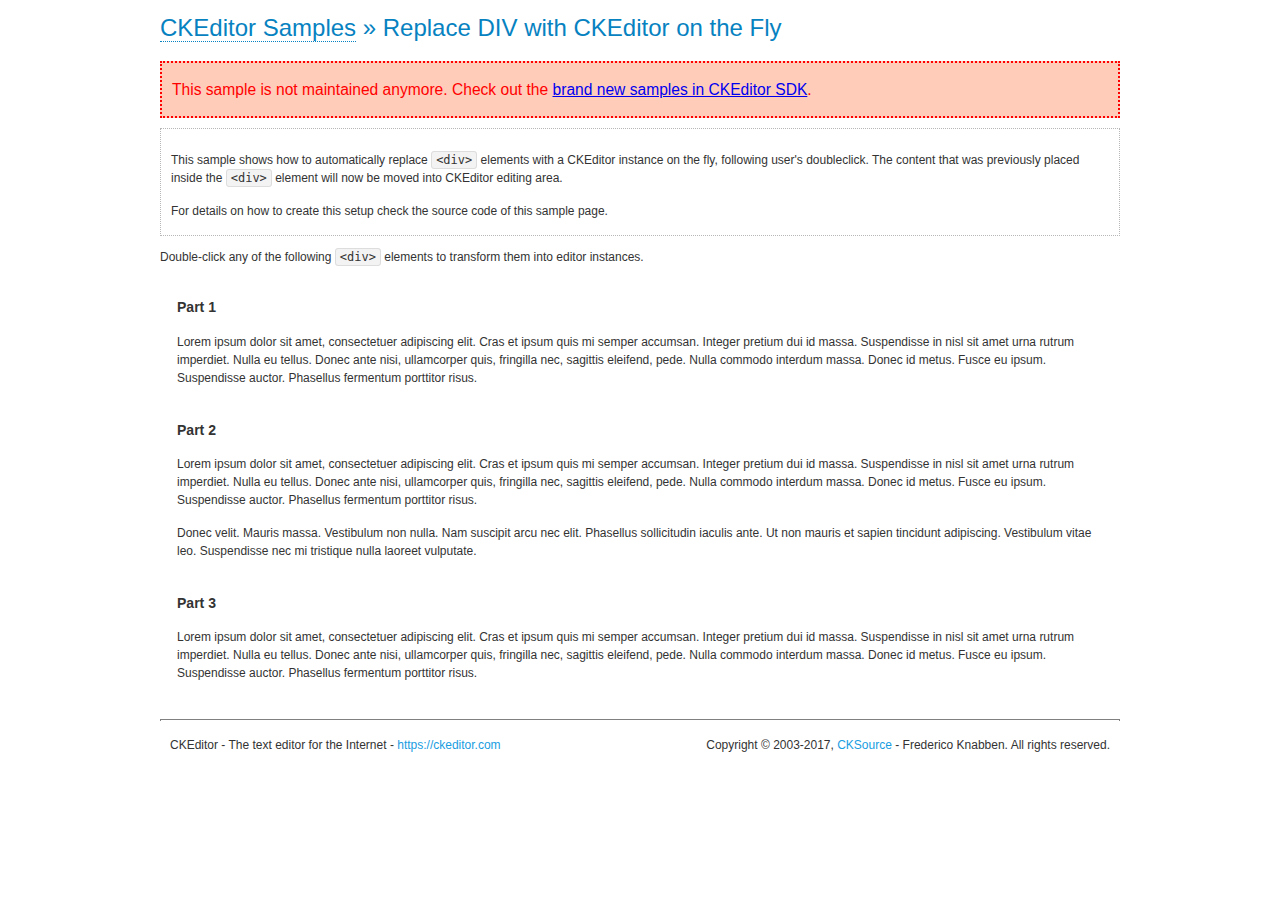
<file: baixiu_item/static/assets/vendors/ckeditor/samples/old/divreplace.html>
<!DOCTYPE html>
<!--
Copyright (c) 2003-2017, CKSource - Frederico Knabben. All rights reserved.
For licensing, see LICENSE.md or https://ckeditor.com/legal/ckeditor-oss-license
-->
<html>
<head>
	<meta charset="utf-8">
	<title>Replace DIV &mdash; CKEditor Sample</title>
	<script src="../../ckeditor.js"></script>
	<link href="sample.css" rel="stylesheet">
	<style>

		div.editable
		{
			border: solid 2px transparent;
			padding-left: 15px;
			padding-right: 15px;
		}

		div.editable:hover
		{
			border-color: black;
		}

	</style>
	<script>

		// Uncomment the following code to test the "Timeout Loading Method".
		// CKEDITOR.loadFullCoreTimeout = 5;

		window.onload = function() {
			// Listen to the double click event.
			if ( window.addEventListener )
				document.body.addEventListener( 'dblclick', onDoubleClick, false );
			else if ( window.attachEvent )
				document.body.attachEvent( 'ondblclick', onDoubleClick );

		};

		function onDoubleClick( ev ) {
			// Get the element which fired the event. This is not necessarily the
			// element to which the event has been attached.
			var element = ev.target || ev.srcElement;

			// Find out the div that holds this element.
			var name;

			do {
				element = element.parentNode;
			}
			while ( element && ( name = element.nodeName.toLowerCase() ) &&
				( name != 'div' || element.className.indexOf( 'editable' ) == -1 ) && name != 'body' );

			if ( name == 'div' && element.className.indexOf( 'editable' ) != -1 )
				replaceDiv( element );
		}

		var editor;

		function replaceDiv( div ) {
			if ( editor )
				editor.destroy();

			editor = CKEDITOR.replace( div );
		}

	</script>
</head>
<body>
	<h1 class="samples">
		<a href="index.html">CKEditor Samples</a> &raquo; Replace DIV with CKEditor on the Fly
	</h1>
	<div class="warning deprecated">
		This sample is not maintained anymore. Check out the <a href="https://sdk.ckeditor.com/">brand new samples in CKEditor SDK</a>.
	</div>
	<div class="description">
		<p>
			This sample shows how to automatically replace <code>&lt;div&gt;</code> elements
			with a CKEditor instance on the fly, following user's doubleclick. The content
			that was previously placed inside the <code>&lt;div&gt;</code> element will now
			be moved into CKEditor editing area.
		</p>
		<p>
			For details on how to create this setup check the source code of this sample page.
		</p>
	</div>
	<p>
		Double-click any of the following <code>&lt;div&gt;</code> elements to transform them into
		editor instances.
	</p>
	<div class="editable">
		<h3>
			Part 1
		</h3>
		<p>
			Lorem ipsum dolor sit amet, consectetuer adipiscing elit. Cras et ipsum quis mi
			semper accumsan. Integer pretium dui id massa. Suspendisse in nisl sit amet urna
			rutrum imperdiet. Nulla eu tellus. Donec ante nisi, ullamcorper quis, fringilla
			nec, sagittis eleifend, pede. Nulla commodo interdum massa. Donec id metus. Fusce
			eu ipsum. Suspendisse auctor. Phasellus fermentum porttitor risus.
		</p>
	</div>
	<div class="editable">
		<h3>
			Part 2
		</h3>
		<p>
			Lorem ipsum dolor sit amet, consectetuer adipiscing elit. Cras et ipsum quis mi
			semper accumsan. Integer pretium dui id massa. Suspendisse in nisl sit amet urna
			rutrum imperdiet. Nulla eu tellus. Donec ante nisi, ullamcorper quis, fringilla
			nec, sagittis eleifend, pede. Nulla commodo interdum massa. Donec id metus. Fusce
			eu ipsum. Suspendisse auctor. Phasellus fermentum porttitor risus.
		</p>
		<p>
			Donec velit. Mauris massa. Vestibulum non nulla. Nam suscipit arcu nec elit. Phasellus
			sollicitudin iaculis ante. Ut non mauris et sapien tincidunt adipiscing. Vestibulum
			vitae leo. Suspendisse nec mi tristique nulla laoreet vulputate.
		</p>
	</div>
	<div class="editable">
		<h3>
			Part 3
		</h3>
		<p>
			Lorem ipsum dolor sit amet, consectetuer adipiscing elit. Cras et ipsum quis mi
			semper accumsan. Integer pretium dui id massa. Suspendisse in nisl sit amet urna
			rutrum imperdiet. Nulla eu tellus. Donec ante nisi, ullamcorper quis, fringilla
			nec, sagittis eleifend, pede. Nulla commodo interdum massa. Donec id metus. Fusce
			eu ipsum. Suspendisse auctor. Phasellus fermentum porttitor risus.
		</p>
	</div>
	<div id="footer">
		<hr>
		<p>
			CKEditor - The text editor for the Internet - <a class="samples" href="https://ckeditor.com/">https://ckeditor.com</a>
		</p>
		<p id="copy">
			Copyright &copy; 2003-2017, <a class="samples" href="https://cksource.com/">CKSource</a> - Frederico
			Knabben. All rights reserved.
		</p>
	</div>
</body>
</html>
</file>
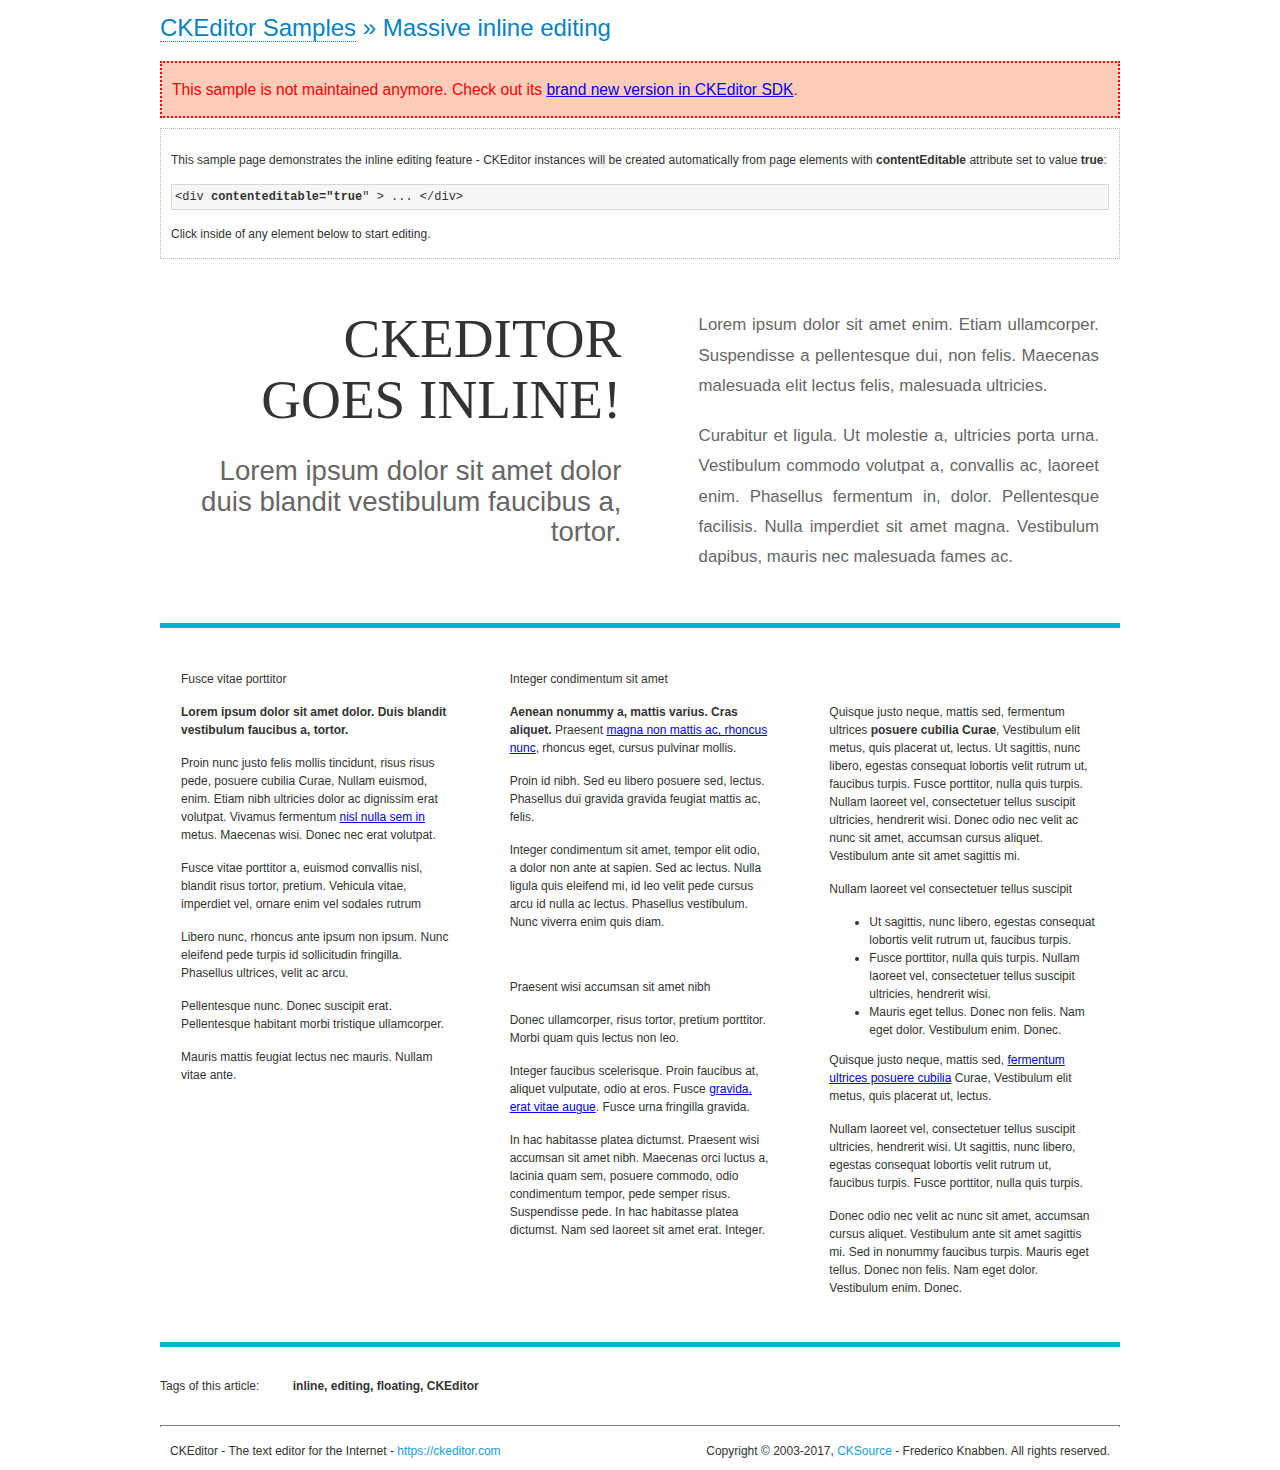
<file: baixiu_item/static/assets/vendors/ckeditor/samples/old/inlineall.html>
<!DOCTYPE html>
<!--
Copyright (c) 2003-2017, CKSource - Frederico Knabben. All rights reserved.
For licensing, see LICENSE.md or https://ckeditor.com/legal/ckeditor-oss-license
-->
<html>
<head>
	<meta charset="utf-8">
	<title>Massive inline editing &mdash; CKEditor Sample</title>
	<script src="../../ckeditor.js"></script>
	<script>

		// This code is generally not necessary, but it is here to demonstrate
		// how to customize specific editor instances on the fly. This fits well
		// this demo because we have editable elements (like headers) that
		// require less features.

		// The "instanceCreated" event is fired for every editor instance created.
		CKEDITOR.on( 'instanceCreated', function( event ) {
			var editor = event.editor,
				element = editor.element;

			// Customize editors for headers and tag list.
			// These editors don't need features like smileys, templates, iframes etc.
			if ( element.is( 'h1', 'h2', 'h3' ) || element.getAttribute( 'id' ) == 'taglist' ) {
				// Customize the editor configurations on "configLoaded" event,
				// which is fired after the configuration file loading and
				// execution. This makes it possible to change the
				// configurations before the editor initialization takes place.
				editor.on( 'configLoaded', function() {

					// Remove unnecessary plugins to make the editor simpler.
					editor.config.removePlugins = 'colorbutton,find,flash,font,' +
						'forms,iframe,image,newpage,removeformat,' +
						'smiley,specialchar,stylescombo,templates';

					// Rearrange the layout of the toolbar.
					editor.config.toolbarGroups = [
						{ name: 'editing',		groups: [ 'basicstyles', 'links' ] },
						{ name: 'undo' },
						{ name: 'clipboard',	groups: [ 'selection', 'clipboard' ] },
						{ name: 'about' }
					];
				});
			}
		});

	</script>
	<link href="sample.css" rel="stylesheet">
	<style>

		/* The following styles are just to make the page look nice. */

		/* Workaround to show Arial Black in Firefox. */
		@font-face
		{
			font-family: 'arial-black';
			src: local('Arial Black');
		}

		*[contenteditable="true"]
		{
			padding: 10px;
		}

		#container
		{
			width: 960px;
			margin: 30px auto 0;
		}

		#header
		{
			overflow: hidden;
			padding: 0 0 30px;
			border-bottom: 5px solid #05B2D2;
			position: relative;
		}

		#headerLeft,
		#headerRight
		{
			width: 49%;
			overflow: hidden;
		}

		#headerLeft
		{
			float: left;
			padding: 10px 1px 1px;
		}

		#headerLeft h2,
		#headerLeft h3
		{
			text-align: right;
			margin: 0;
			overflow: hidden;
			font-weight: normal;
		}

		#headerLeft h2
		{
			font-family: "Arial Black",arial-black;
			font-size: 4.6em;
			line-height: 1.1;
			text-transform: uppercase;
		}

		#headerLeft h3
		{
			font-size: 2.3em;
			line-height: 1.1;
			margin: .2em 0 0;
			color: #666;
		}

		#headerRight
		{
			float: right;
			padding: 1px;
		}

		#headerRight p
		{
			line-height: 1.8;
			text-align: justify;
			margin: 0;
		}

		#headerRight p + p
		{
			margin-top: 20px;
		}

		#headerRight > div
		{
			padding: 20px;
			margin: 0 0 0 30px;
			font-size: 1.4em;
			color: #666;
		}

		#columns
		{
			color: #333;
			overflow: hidden;
			padding: 20px 0;
		}

		#columns > div
		{
			float: left;
			width: 33.3%;
		}

		#columns #column1 > div
		{
			margin-left: 1px;
		}

		#columns #column3 > div
		{
			margin-right: 1px;
		}

		#columns > div > div
		{
			margin: 0px 10px;
			padding: 10px 20px;
		}

		#columns blockquote
		{
			margin-left: 15px;
		}

		#tagLine
		{
			border-top: 5px solid #05B2D2;
			padding-top: 20px;
		}

		#taglist {
			display: inline-block;
			margin-left: 20px;
			font-weight: bold;
			margin: 0 0 0 20px;
		}

	</style>
</head>
<body>
<div>
	<h1 class="samples"><a href="index.html">CKEditor Samples</a> &raquo; Massive inline editing</h1>
	<div class="warning deprecated">
		This sample is not maintained anymore. Check out its <a href="https://sdk.ckeditor.com/samples/inline.html">brand new version in CKEditor SDK</a>.
	</div>
	<div class="description">
		<p>This sample page demonstrates the inline editing feature - CKEditor instances will be created automatically from page elements with <strong>contentEditable</strong> attribute set to value <strong>true</strong>:</p>
		<pre class="samples">&lt;div <strong>contenteditable="true</strong>" &gt; ... &lt;/div&gt;</pre>
		<p>Click inside of any element below to start editing.</p>
	</div>
</div>
<div id="container">
	<div id="header">
		<div id="headerLeft">
			<h2 id="sampleTitle" contenteditable="true">
				CKEditor<br> Goes Inline!
			</h2>
			<h3 contenteditable="true">
				Lorem ipsum dolor sit amet dolor duis blandit vestibulum faucibus a, tortor.
			</h3>
		</div>
		<div id="headerRight">
			<div contenteditable="true">
				<p>
					Lorem ipsum dolor sit amet enim. Etiam ullamcorper. Suspendisse a pellentesque dui, non felis. Maecenas malesuada elit lectus felis, malesuada ultricies.
				</p>
				<p>
					Curabitur et ligula. Ut molestie a, ultricies porta urna. Vestibulum commodo volutpat a, convallis ac, laoreet enim. Phasellus fermentum in, dolor. Pellentesque facilisis. Nulla imperdiet sit amet magna. Vestibulum dapibus, mauris nec malesuada fames ac.
				</p>
			</div>
		</div>
	</div>
	<div id="columns">
		<div id="column1">
			<div contenteditable="true">
				<h3>
					Fusce vitae porttitor
				</h3>
				<p>
					<strong>
						Lorem ipsum dolor sit amet dolor. Duis blandit vestibulum faucibus a, tortor.
					</strong>
				</p>
				<p>
					Proin nunc justo felis mollis tincidunt, risus risus pede, posuere cubilia Curae, Nullam euismod, enim. Etiam nibh ultricies dolor ac dignissim erat volutpat. Vivamus fermentum <a href="https://ckeditor.com/">nisl nulla sem in</a> metus. Maecenas wisi. Donec nec erat volutpat.
				</p>
				<blockquote>
					<p>
						Fusce vitae porttitor a, euismod convallis nisl, blandit risus tortor, pretium.
						Vehicula vitae, imperdiet vel, ornare enim vel sodales rutrum
					</p>
				</blockquote>
				<blockquote>
					<p>
						Libero nunc, rhoncus ante ipsum non ipsum. Nunc eleifend pede turpis id sollicitudin fringilla. Phasellus ultrices, velit ac arcu.
					</p>
				</blockquote>
				<p>Pellentesque nunc. Donec suscipit erat. Pellentesque habitant morbi tristique ullamcorper.</p>
				<p><s>Mauris mattis feugiat lectus nec mauris. Nullam vitae ante.</s></p>
			</div>
		</div>
		<div id="column2">
			<div contenteditable="true">
				<h3>
					Integer condimentum sit amet
				</h3>
				<p>
					<strong>Aenean nonummy a, mattis varius. Cras aliquet.</strong>
					Praesent <a href="https://ckeditor.com/">magna non mattis ac, rhoncus nunc</a>, rhoncus eget, cursus pulvinar mollis.</p>
				<p>Proin id nibh. Sed eu libero posuere sed, lectus. Phasellus dui gravida gravida feugiat mattis ac, felis.</p>
				<p>Integer condimentum sit amet, tempor elit odio, a dolor non ante at sapien. Sed ac lectus. Nulla ligula quis eleifend mi, id leo velit pede cursus arcu id nulla ac lectus. Phasellus vestibulum. Nunc viverra enim quis diam.</p>
			</div>
			<div contenteditable="true">
				<h3>
					Praesent wisi accumsan sit amet nibh
				</h3>
				<p>Donec ullamcorper, risus tortor, pretium porttitor. Morbi quam quis lectus non leo.</p>
				<p style="margin-left: 40px; ">Integer faucibus scelerisque. Proin faucibus at, aliquet vulputate, odio at eros. Fusce <a href="https://ckeditor.com/">gravida, erat vitae augue</a>. Fusce urna fringilla gravida.</p>
				<p>In hac habitasse platea dictumst. Praesent wisi accumsan sit amet nibh. Maecenas orci luctus a, lacinia quam sem, posuere commodo, odio condimentum tempor, pede semper risus. Suspendisse pede. In hac habitasse platea dictumst. Nam sed laoreet sit amet erat. Integer.</p>
			</div>
		</div>
		<div id="column3">
			<div contenteditable="true">
				<p>
					<img src="assets/inlineall/logo.png" alt="CKEditor logo" style="float:left">
				</p>
				<p>Quisque justo neque, mattis sed, fermentum ultrices <strong>posuere cubilia Curae</strong>, Vestibulum elit metus, quis placerat ut, lectus. Ut sagittis, nunc libero, egestas consequat lobortis velit rutrum ut, faucibus turpis. Fusce porttitor, nulla quis turpis. Nullam laoreet vel, consectetuer tellus suscipit ultricies, hendrerit wisi. Donec odio nec velit ac nunc sit amet, accumsan cursus aliquet. Vestibulum ante sit amet sagittis mi.</p>
				<h3>
					Nullam laoreet vel consectetuer tellus suscipit
				</h3>
				<ul>
					<li>Ut sagittis, nunc libero, egestas consequat lobortis velit rutrum ut, faucibus turpis.</li>
					<li>Fusce porttitor, nulla quis turpis. Nullam laoreet vel, consectetuer tellus suscipit ultricies, hendrerit wisi.</li>
					<li>Mauris eget tellus. Donec non felis. Nam eget dolor. Vestibulum enim. Donec.</li>
				</ul>
				<p>Quisque justo neque, mattis sed, <a href="https://ckeditor.com/">fermentum ultrices posuere cubilia</a> Curae, Vestibulum elit metus, quis placerat ut, lectus.</p>
				<p>Nullam laoreet vel, consectetuer tellus suscipit ultricies, hendrerit wisi. Ut sagittis, nunc libero, egestas consequat lobortis velit rutrum ut, faucibus turpis. Fusce porttitor, nulla quis turpis.</p>
				<p>Donec odio nec velit ac nunc sit amet, accumsan cursus aliquet. Vestibulum ante sit amet sagittis mi. Sed in nonummy faucibus turpis. Mauris eget tellus. Donec non felis. Nam eget dolor. Vestibulum enim. Donec.</p>
			</div>
		</div>
	</div>
	<div id="tagLine">
		Tags of this article:
		<p id="taglist" contenteditable="true">
			inline, editing, floating, CKEditor
		</p>
	</div>
</div>
<div id="footer">
	<hr>
	<p>
		CKEditor - The text editor for the Internet - <a class="samples" href="https://ckeditor.com/">
			https://ckeditor.com</a>
	</p>
	<p id="copy">
		Copyright &copy; 2003-2017, <a class="samples" href="https://cksource.com/">CKSource</a>
		- Frederico Knabben. All rights reserved.
	</p>
</div>
</body>
</html>
</file>
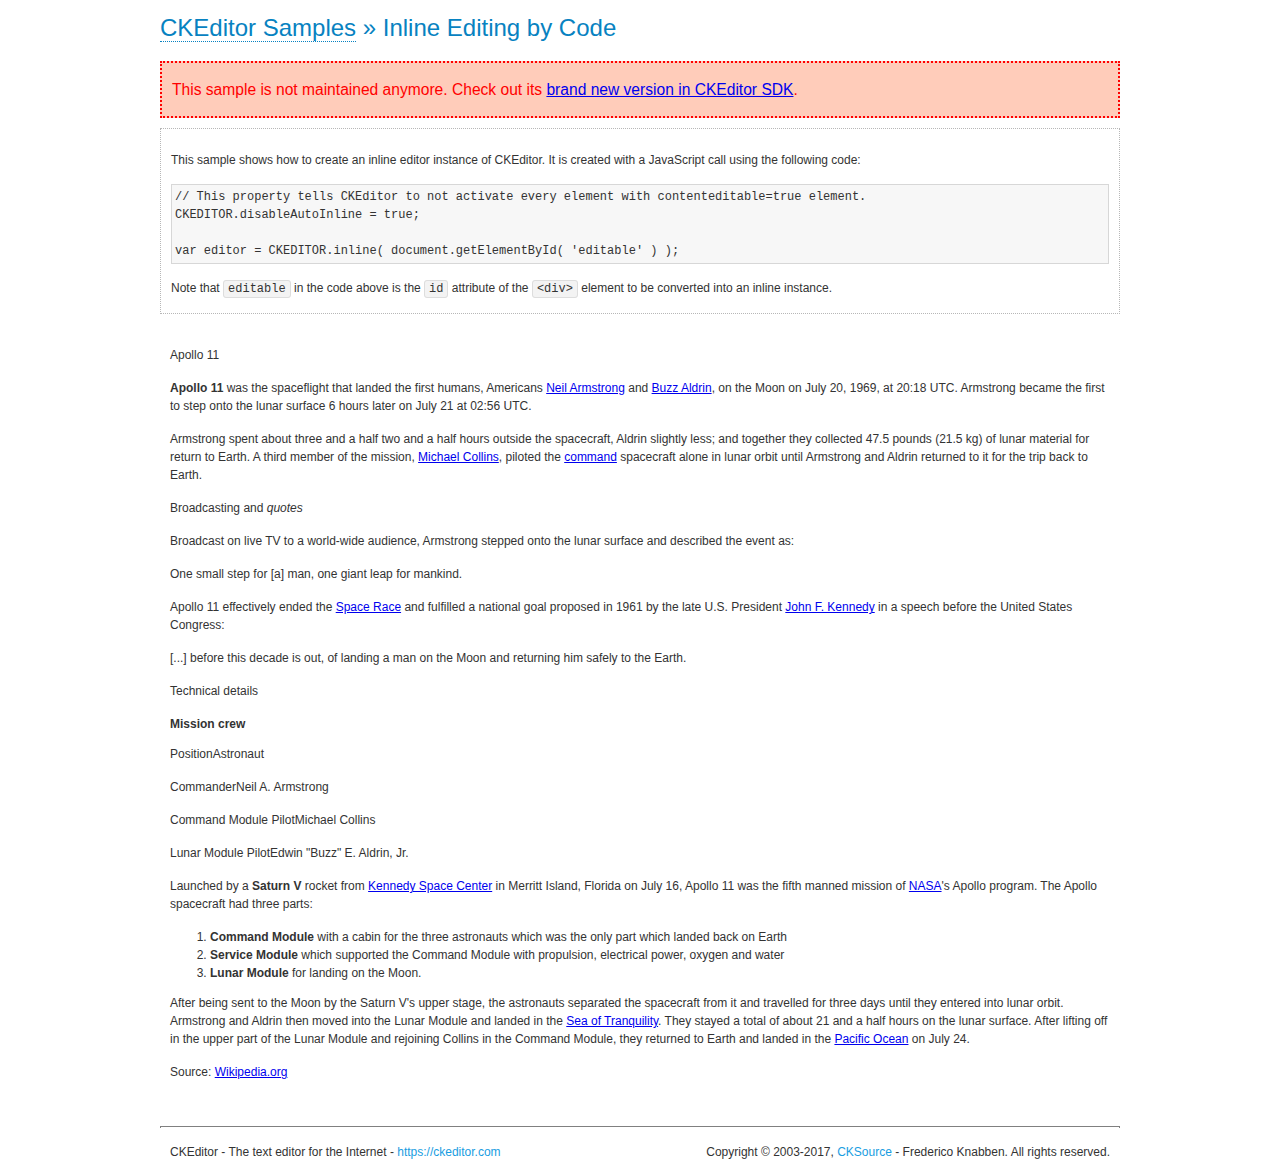
<file: baixiu_item/static/assets/vendors/ckeditor/samples/old/inlinebycode.html>
<!DOCTYPE html>
<!--
Copyright (c) 2003-2017, CKSource - Frederico Knabben. All rights reserved.
For licensing, see LICENSE.md or https://ckeditor.com/legal/ckeditor-oss-license
-->
<html>
<head>
	<meta charset="utf-8">
	<title>Inline Editing by Code &mdash; CKEditor Sample</title>
	<script src="../../ckeditor.js"></script>
	<link href="sample.css" rel="stylesheet">
	<style>

		#editable
		{
			padding: 10px;
			float: left;
		}

	</style>
</head>
<body>
	<h1 class="samples">
		<a href="index.html">CKEditor Samples</a> &raquo; Inline Editing by Code
	</h1>
	<div class="warning deprecated">
		This sample is not maintained anymore. Check out its <a href="https://sdk.ckeditor.com/samples/inline.html">brand new version in CKEditor SDK</a>.
	</div>
	<div class="description">
		<p>
			This sample shows how to create an inline editor instance of CKEditor. It is created
			with a JavaScript call using the following code:
		</p>
<pre class="samples">
// This property tells CKEditor to not activate every element with contenteditable=true element.
CKEDITOR.disableAutoInline = true;

var editor = CKEDITOR.inline( document.getElementById( 'editable' ) );
</pre>
		<p>
			Note that <code>editable</code> in the code above is the <code>id</code>
			attribute of the <code>&lt;div&gt;</code> element to be converted into an inline instance.
		</p>
	</div>
	<div id="editable" contenteditable="true">
		<h1><img alt="Saturn V carrying Apollo 11" class="right" src="assets/sample.jpg" /> Apollo 11</h1>

		<p><b>Apollo 11</b> was the spaceflight that landed the first humans, Americans <a href="http://en.wikipedia.org/wiki/Neil_Armstrong" title="Neil Armstrong">Neil Armstrong</a> and <a href="http://en.wikipedia.org/wiki/Buzz_Aldrin" title="Buzz Aldrin">Buzz Aldrin</a>, on the Moon on July 20, 1969, at 20:18 UTC. Armstrong became the first to step onto the lunar surface 6 hours later on July 21 at 02:56 UTC.</p>

		<p>Armstrong spent about <s>three and a half</s> two and a half hours outside the spacecraft, Aldrin slightly less; and together they collected 47.5 pounds (21.5&nbsp;kg) of lunar material for return to Earth. A third member of the mission, <a href="http://en.wikipedia.org/wiki/Michael_Collins_(astronaut)" title="Michael Collins (astronaut)">Michael Collins</a>, piloted the <a href="http://en.wikipedia.org/wiki/Apollo_Command/Service_Module" title="Apollo Command/Service Module">command</a> spacecraft alone in lunar orbit until Armstrong and Aldrin returned to it for the trip back to Earth.</p>

		<h2>Broadcasting and <em>quotes</em> <a id="quotes" name="quotes"></a></h2>

		<p>Broadcast on live TV to a world-wide audience, Armstrong stepped onto the lunar surface and described the event as:</p>

		<blockquote>
			<p>One small step for [a] man, one giant leap for mankind.</p>
		</blockquote>

		<p>Apollo 11 effectively ended the <a href="http://en.wikipedia.org/wiki/Space_Race" title="Space Race">Space Race</a> and fulfilled a national goal proposed in 1961 by the late U.S. President <a href="http://en.wikipedia.org/wiki/John_F._Kennedy" title="John F. Kennedy">John F. Kennedy</a> in a speech before the United States Congress:</p>

		<blockquote>
			<p>[...] before this decade is out, of landing a man on the Moon and returning him safely to the Earth.</p>
		</blockquote>

		<h2>Technical details <a id="tech-details" name="tech-details"></a></h2>

		<table align="right" border="1" bordercolor="#ccc" cellpadding="5" cellspacing="0" style="border-collapse:collapse;margin:10px 0 10px 15px;">
			<caption><strong>Mission crew</strong></caption>
			<thead>
			<tr>
				<th scope="col">Position</th>
				<th scope="col">Astronaut</th>
			</tr>
			</thead>
			<tbody>
			<tr>
				<td>Commander</td>
				<td>Neil A. Armstrong</td>
			</tr>
			<tr>
				<td>Command Module Pilot</td>
				<td>Michael Collins</td>
			</tr>
			<tr>
				<td>Lunar Module Pilot</td>
				<td>Edwin &quot;Buzz&quot; E. Aldrin, Jr.</td>
			</tr>
			</tbody>
		</table>

		<p>Launched by a <strong>Saturn V</strong> rocket from <a href="http://en.wikipedia.org/wiki/Kennedy_Space_Center" title="Kennedy Space Center">Kennedy Space Center</a> in Merritt Island, Florida on July 16, Apollo 11 was the fifth manned mission of <a href="http://en.wikipedia.org/wiki/NASA" title="NASA">NASA</a>&#39;s Apollo program. The Apollo spacecraft had three parts:</p>

		<ol>
			<li><strong>Command Module</strong> with a cabin for the three astronauts which was the only part which landed back on Earth</li>
			<li><strong>Service Module</strong> which supported the Command Module with propulsion, electrical power, oxygen and water</li>
			<li><strong>Lunar Module</strong> for landing on the Moon.</li>
		</ol>

		<p>After being sent to the Moon by the Saturn V&#39;s upper stage, the astronauts separated the spacecraft from it and travelled for three days until they entered into lunar orbit. Armstrong and Aldrin then moved into the Lunar Module and landed in the <a href="http://en.wikipedia.org/wiki/Mare_Tranquillitatis" title="Mare Tranquillitatis">Sea of Tranquility</a>. They stayed a total of about 21 and a half hours on the lunar surface. After lifting off in the upper part of the Lunar Module and rejoining Collins in the Command Module, they returned to Earth and landed in the <a href="http://en.wikipedia.org/wiki/Pacific_Ocean" title="Pacific Ocean">Pacific Ocean</a> on July 24.</p>

		<hr />
		<p style="text-align: right;"><small>Source: <a href="http://en.wikipedia.org/wiki/Apollo_11">Wikipedia.org</a></small></p>
	</div>

	<script>
		// We need to turn off the automatic editor creation first.
		CKEDITOR.disableAutoInline = true;

		var editor = CKEDITOR.inline( 'editable' );
	</script>
	<div id="footer">
		<hr>
		<p contenteditable="true">
			CKEditor - The text editor for the Internet - <a class="samples" href="https://ckeditor.com/">
				https://ckeditor.com</a>
		</p>
		<p id="copy">
			Copyright &copy; 2003-2017, <a class="samples" href="https://cksource.com/">CKSource</a>
			- Frederico Knabben. All rights reserved.
		</p>
	</div>
</body>
</html>
</file>
<file: fullPage_shopping_guide/css/base.css>
/*
* @Author: hp
* @Date:   
* @Last Modified by:   hp
* @Last Modified time: 2018-06-24 21:06:35
*/
article,aside,details,figcaption,figure,footer,header,hgroup,main,nav,section,summary{display:block}audio,canvas,video{display:inline-block;*display:inline;*zoom:1}audio:not([controls]){display:none;height:0}[hidden]{display:none}html{font-size:100%;-ms-text-size-adjust:100%;-webkit-text-size-adjust:100%}html,button,input,select,textarea{font-family:sans-serif}body{margin:0}a:focus{outline:thin dotted}a:active,a:hover{outline:0}h1{font-size:2em;margin:.67em 0}h2{font-size:1.5em;margin:.83em 0}h3{font-size:1.17em;margin:1em 0}h4{font-size:1em;margin:1.33em 0}h5{font-size:.83em;margin:1.67em 0}h6{font-size:.67em;margin:2.33em 0}abbr[title]{border-bottom:1px dotted}b,strong{font-weight:700}blockquote{margin:1em 40px}dfn{font-style:italic}hr{-moz-box-sizing:content-box;box-sizing:content-box;height:0}mark{background:#ff0;color:#000}p,pre{margin:1em 0}code,kbd,pre,samp{font-family:monospace,serif;_font-family:'courier new',monospace;font-size:1em}pre{white-space:pre;white-space:pre-wrap;word-wrap:break-word}q{quotes:none}q:before,q:after{content:'';content:none}small{font-size:80%}sub,sup{font-size:75%;line-height:0;position:relative;vertical-align:baseline}sup{top:-.5em}sub{bottom:-.25em}dl,menu,ol,ul{margin:1em 0}dd{margin:0 0 0 40px}menu,ol,ul{padding:0 0 0 40px}nav ul,nav ol{list-style:none;list-style-image:none}img{border:0;-ms-interpolation-mode:bicubic}svg:not(:root){overflow:hidden}figure{margin:0}form{margin:0}fieldset{border:1px solid silver;margin:0 2px;padding:.35em .625em .75em}legend{border:0;padding:0;white-space:normal;*margin-left:-7px}button,input,select,textarea{font-size:100%;margin:0;vertical-align:baseline;*vertical-align:middle}button,input{line-height:normal}button,select{text-transform:none}button,html input[type=button],input[type=reset],input[type=submit]{-webkit-appearance:button;cursor:pointer;*overflow:visible}button[disabled],html input[disabled]{cursor:default}input[type=checkbox],input[type=radio]{box-sizing:border-box;padding:0;*height:13px;*width:13px}input[type=search]{-webkit-appearance:textfield;-moz-box-sizing:content-box;-webkit-box-sizing:content-box;box-sizing:content-box}input[type=search]::-webkit-search-cancel-button,input[type=search]::-webkit-search-decoration{-webkit-appearance:none}button::-moz-focus-inner,input::-moz-focus-inner{border:0;padding:0}textarea{overflow:auto;vertical-align:top}table{border-collapse:collapse;border-spacing:0}html{overflow:hidden}a{text-decoration:none}img{display:block}ul,li{list-style:none;margin:0;padding:0}
</file>
<file: fullPage_shopping_guide/css/newPage.css>
html, body, .section {
    min-height: 600px;
    min-width: 1000px;
}
/* 8个样式背景 */
#fp-nav ul li a span {
    background: #f40!important;
}
.go {
    position: fixed;
    right: 5%;
    top: 5%;
    z-index: 999;
}

.next {
    position: fixed;
    right: 5%;
    bottom: 10%;
    z-index: 999;
}
/* 第一屏制作 start */
.section1 {
    background: #fadd67 url(../images/t1fpyqfltdxxaiulhh-990-600.png) no-repeat bottom
}
.fly {
    position: absolute;
    top: 15%;
    right: 20%;
}
.shirt01 {
    position: absolute;
    left: 50%;
    margin-left: -200px;
    bottom: 335px;
}
.fix-logo {
    position: absolute;
    left: 50%;
    transform: translateX(-50%);
    bottom: 130px;
}
/* 第一屏制作 end */

/* 第二屏制作 start */
.section2 {
	background: #84a2d4 url(../images/t1zdgpfi8exxca6rfn-2000-600.png) no-repeat center bottom;
    z-index: 2;
}
.computer {
    width: 990px;
    height: 400px;
    /* background: rgba(0, 0, 0, 0.3); */
    position: absolute;
    left: 50%;
    transform: translateX(-50%);
    bottom: 50px;
}
.search {
    width: 222px;
    height: 45px;
    position: absolute;
    background: url(../images/search.png) no-repeat;
    right: -30px;
    bottom: 280px;  
    display: none;
    /* z-index: 2; */
}
.search-words {
    height: 30px;
    position: absolute;
    right: 26px;
    top: 6px;
    opacity: 0;
}
.search-02-1 {
    height: 45px;
    position: absolute;
    right: 370px;
    bottom: 280px;
    display: none;
    z-index: 10;
}
.goods {
    position: absolute;
    height: 100px;
    right: 270px;
    bottom: 160px;
    display: none;
}
.words-01,
.words-02,
.words-03,
.words-04 {
    position: absolute;
    left: 50%;
    top: 45px;
    transform: translateX(-50%);
}
.words-02 {
    opacity: 0;
}
.shirt-02 {
    height: 84px;
    position: absolute;
    left: 45%;
    bottom: 270px;
    transform: translateX(-50%); 
    display: none; 
}
.cover {
    height: 100px;
    width: 104px;
    position: absolute;
    left: 50%;
    margin-left: -104px;
    bottom: 323px; 
    background-color: #fff;
    display: none;
    /* z-index: 10; */
}
/* 第二屏制作 end */

/* 第三屏制作 start */
.section3 {
	background: #ef674d url(../images/main.png) no-repeat center center;
    z-index: 1;
}   
.main {
    width: 900px;
    height: 460px;
    position: absolute;
    left: 50%;
    transform: translateX(-50%);
    bottom: 50px;
    /* background-color: rgba(0, 0, 0, 0.3); */
}
.shirt-03 {
    position: absolute;
    left: 24%;
    bottom: 200px;
    display: none;
}
.t1f {
    position: absolute;
    left: 24%;
    bottom: 200px;
    /* display: none; */
}
.select {
    width: 300px;
    height: 250px;
    /* background-color: pink; */
    position: absolute;
    right: 106px;
    bottom: 0;
}
.img-01 {
    position: absolute;
    left: 0;
    top: 0;
}
.img-01-a {
    opacity: 0;
}
.btn-01 {
    position: absolute;
    left: 0;
    bottom: 25px;
}
.btn-01-a {
    opacity: 0;
}
.cloud {
    position: absolute;
    top: -36px;
    left: 50%;
    transform: translateX(-50%);
}
/* 第三屏制作 end */

/* 第四屏制作 start */
.section4 {
	background: #fed url(../images/t1iresfnxaxxca6rfn-2000-600.png) no-repeat center bottom;
}
.words-04 {
    opacity: 0;
}
.car {
    width: 500px;
    /* background-color: pink; */
    position: absolute;
    left: 50%;
    bottom: 50px;
    transform: translateX(-50%);
    z-index: 1;
}
.t1f {
    position: absolute;
    left: 50%;
    bottom: 200px;
    transform: translateX(-50%);
    z-index: -1;    
    display: none;
}
.note {
    position: absolute;
    left: 50%;
    bottom: 200px;
    transform: translateX(-50%);
    display: none;
}
.note-img {
    position: absolute;
    left: 50%;
    bottom: 166px;
    transform: translateX(-50%); 
    opacity: 0;
}


/* 第四屏制作 end */

/* 第五屏制作 start */
.section5 {
	background: #d04759 url(../images/t1yisqfa4exxa3gmkg-2000-1500.png);
    perspective: 500;
    -webkit-perspective: 500;
    z-index: 1;
}
.card-05 {
    position: absolute;
    left: 18%;
    bottom: 200px;
    /* opacity: 0.3; */
    z-index: 50;
}
.card-06 {
    position: absolute;
    left: 27%;
    bottom: 270px; 
    display: none;
}
.shirt-04 {
    position: absolute;
    left: 27%;
    bottom: 800px; 
    display: none;    
}
.hand-mouse {
    width: 100%;
    height: 100%;
    position: absolute;
    left: 0;
    top: 0;
    overflow: hidden;
}
.mouse {
    position: absolute;
    right: 20%;
    bottom: 200px;
}
.mouse-02 {
    opacity: 0;
}
.hand-01 {
    position: absolute;
    right: 24%;
    bottom: -375px; 
    display: none;  
}
.words-05 {
    position: absolute;
    left: 20%;
    bottom: 500px;
    opacity: 0;
}
/* 第五屏制作 end */

/* 第六屏制作 start */
.section6 {
	background: #84d9ed url(../images/t1dvj.fn0gxxb0_fua-2500-600.png) no-repeat 25% 100%;
}
.box-01 {
    position: absolute;
    left: 10%;
    bottom: 500px;
    z-index: 30;
}
.car-02 {
    position: absolute;
    left: 30%;
    bottom: 0;
    z-index: 60;
}
.words-06 {
    position: absolute;
    left: 10%;
    bottom: 508px;
    display: none;
}
.words-07 {
    position: absolute;
    left: 45%;
    bottom: 122px; 
    display: none;
    z-index: 10;
}
.men {
    position: absolute;
    right:  700px;
    bottom: 0;
    height: 100px;
    display: none;  
}
.door-01 {
    position: absolute;
    right: 285px;
    bottom: 116px;
    display: none;
}
.women {
    position: absolute;
    right: 28%;
    bottom: 116px;
    height: 150px; 
    display: none;
}
.words-08 {
    position: absolute;
    right: 32%;
    bottom: 342px;
    margin-right: 50px;
    display: none;
}
/* 第六屏制作 end */

/* 第七屏制作 start */
.section7 {
	background: #8ac060 url(../images/t1wf1tfctaxxa3gmkg-2000-1500.png) no-repeat 50% 100%;
}
.star {
    width: 0px;
    height: 20px;
    z-index: 60;
    position: absolute;
    left: 50%;
    bottom: 441px;
    margin-left: -304px;
    background: pink url(../images/star.png) no-repeat;
}
.great {
    position: absolute;
    left: 50%;
    bottom: 380px;
    margin-left: -283px; 
    display: none;   
}
/* 第七屏制作 end */

/* 第八屏制作 start */
.section8 {
	background: url(../images/ksgw.png);
}
.beginShoping {
    position: absolute;
    left: 50%;
    bottom: 84%;
    margin-left: -195px;
}
.beginShoping img {
    position: absolute;
    left: 0;
    top: 0;
}
.beginShoping :nth-child(2) {
    display: none;
}
.again {
    position: absolute;
    left: 50%;
    margin-left: 240px;
    top: 25%;
}
.hand-02 {
    position: absolute;
    left: 50%;
    bottom: 0;
}
/* 第八屏制作 end */

/* 动画组 */
/* 向下来回动 */
.updown {
    animation: fly 3s linear infinite;
}
.shirt-updown {
    animation: shirt01 2.5s linear infinite;
}
@keyframes fly {
    50% {
        top: 25%;
    }
    100% {
        top: 15%;
    }
}
@keyframes shirt01 {
    50% {
        bottom: 300px;
    }
    100% {
        bottom: 335px;
    }
}

.next_undown {
    animation: next_undown 1s linear infinite;
}
@keyframes next_undown {
    50%{
        bottom: 5%;
    }
    100% {
        bottom: 10%;
    }
}
/* 云彩动画部分 */
.cloud-01 {
    animation: cloud-01 50s linear infinite;
}
@keyframes cloud-01 {
    50% {
        left: -10%;
    }
    100% {
        left: 50%;
    }
}

.cloud-02 {
    animation: cloud-02 30s linear infinite;
}
@keyframes cloud-02 {
    50% {
        left: 40%;
    }
    100% {
        left: 60%;
    }
}


/* words-05-a动画部分 */
.words-05-a {
    animation: words 3s forwards;
}
@keyframes words {
    100% {
        opacity: 1;
        transform: translateZ(100px) rotateY(360deg);
    }
}
</file>
<file: wjs_practice/css/base.css>
/*公共css样式*/
* {
	box-sizing: border-box;
}
body{
    font-family: "Microsoft YaHei",sans-serif;
    font-size: 14px;
    color: #333;
}
a{
    text-decoration: none;
    color: #333;
}
a:hover{
    text-decoration: none;
    color: #333;
}
ul {
	list-style: none;
}
/*左边距*/
.m_l10{
    margin-left: 10px;
}
/*右边距*/
.m_r10{
    margin-right: 10px;
}
/*自定义字体*/
@font-face {
    font-family: 'wjs';
    src: url('../fonts/MiFie-Web-Font.eot'); /* IE9*/
    src: url('../fonts/MiFie-Web-Font.eot') format('embedded-opentype'), /* IE6-IE8 */
    url('../fonts/MiFie-Web-Font.woff') format('woff'), /* chrome、firefox */
    url('../fonts/MiFie-Web-Font.ttf') format('truetype'), /* chrome、firefox、opera、Safari, Android, iOS 4.2+*/
    url('../fonts/MiFie-Web-Font.svg') format('svg'); /* iOS 4.1- */
}
/*自定义字体使用样式*/
.wjs_icon{
    font-family: wjs;
}

/*手机图标对应的编码*/
.wjs_icon_phone::before{
    content: "\e908";
}
/*电话图标对应的编码*/
.wjs_icon_tel::before{
    content: "\e909";
    font-size: 14px;
}
/*wjs logo*/
.wjs_icon_logo::before{
    content: "\e920";
}
/*wjs 文本*/
.wjs_icon_text::before{
    content: "\e93e";
}
.wjs_icon_new01::before{
    content: "\e90e";
}
.wjs_icon_new02::before{
    content: "\e90f";
}
.wjs_icon_new03::before{
    content: "\e910";
}
.wjs_icon_new04::before{
    content: "\e911";
}
.wjs_icon_partner01::before{
    content:"\e946";
}
.wjs_icon_partner02::before{
    content: "\e92f";
}
.wjs_icon_partner03::before{
    content: "\e92e";
}
.wjs_icon_partner04::before{
    content: "\e92a";
}
.wjs_icon_partner05::before{
    content: "\e929";
}
.wjs_icon_partner06::before{
    content: "\e931";
}
.wjs_icon_partner07::before{
    content: "\e92c";
}
.wjs_icon_partner08::before{
    content: "\e92b";
}
.wjs_icon_partner09::before{
    content: "\e92d";
}
.wjs_iconn_E903::before{
    content: "\e903";
}
.wjs_icon_E906::before{
    content: "\e906";
}
.wjs_icon_E905::before{
    content: "\e905";
}
.wjs_icon_E907::before{
    content: "\e907";
}
.wjs_icon_E901::before{
    content: "\e901";
}
.wjs_icon_E900::before{
    content: "\e900";
}
.wjs_icon_E904::before{
    content: "\e904";
}
.wjs_icon_E902::before{
    content: "\e902";
}
.wjs_icon_E906::before{
    content: "\e906";
}
</file>
<file: wjs_practice/css/index.css>
.header {
  height: 50px;
  line-height: 50px;
  background-color: #fff;
  border-bottom: 1px solid #ccc;
}
.header .row {
  height: 100%;
  text-align: center;
}
.header .row div:nth-child(1) a {
  display: block;
}
.header .row div:nth-child(1) a img {
  position: absolute;
  left: 50%;
  transform: translateX(-50%);
  top: 49px;
  display: none;
  z-index: 999;
  vertical-align: middle;
}
.header .row div:nth-child(1) a:hover img {
  display: block;
}
.header .row div:nth-of-type(-n+3) {
  border-right: 1px solid #ccc;
}
.header .row div:last-of-type .btn {
  padding: 3px 15px;
  outline: none;
}
.header .row div:last-of-type .btn-danger {
  background-color: #e92322;
  border-color: #e92322;
}
.header .row div:last-of-type > .btn-link {
  color: #333;
  text-decoration: none;
}
.wjs_nav {
  margin-bottom: 0;
}
.wjs_nav .navbar-toggle {
  margin-top: 23px;
}
.wjs_nav .navbar-brand {
  height: 80px;
  line-height: 50px;
}
.wjs_nav .navbar-brand > .wjs_icon {
  font-size: 40px;
}
.wjs_nav .navbar-brand span:first-of-type {
  color: #e92322;
}
.wjs_nav .navbar-brand span:last-of-type {
  color: #333;
}
.wjs_nav .navbar-collapse .navbar-nav li > a {
  padding-top: 30px;
  padding-bottom: 30px;
}
.wjs_nav .navbar-collapse .navbar-nav li a:hover {
  border-bottom: 3px solid #e92322;
}
.wjs_nav .navbar-collapse .navbar-nav .active {
  border-bottom: 3px solid #e92322;
}
.wjs_nav .navbar-collapse .navbar-nav .active a {
  background-color: transparent;
}
.wjs_banner .carousel-inner .pcImg {
  width: 100%;
  height: 410px;
  display: block;
  background-position: center center;
  background-size: cover;
}
.wjs_banner .carousel-inner .mobileImg {
  width: 100%;
  display: block;
}
.wjs_banner .carousel-inner .mobileImg > img {
  width: 100%;
  display: block;
}
.wjs_info {
  padding: 30px;
}
.wjs_info .media-left {
  vertical-align: middle;
  font-size: 24px;
}
.wjs_reverse {
  height: 60px;
  line-height: 60px;
  border-top: 1px solid #ccc;
  border-bottom: 1px solid #ccc;
}
.wjs_reverse .reverse_now {
  color: #e92322;
  border-bottom: 1px dashed #e92322;
}
.wjs_product {
  padding: 20px;
  background-color: #eee;
}
.wjs_product .tab_parent {
  width: 100%;
  overflow: hidden;
}
.wjs_product .nav-tabs {
  border-bottom: 0px;
  border-bottom: 1px solid #ccc;
}
.wjs_product .nav-tabs > li {
  margin-bottom: 0px;
}
.wjs_product .nav-tabs > li > a {
  padding: 25px 14px;
  margin-right: 30px;
  border-radius: 0;
}
.wjs_product .nav-tabs > li > a:hover {
  border-bottom: 3px solid #e92322;
}
.wjs_product .nav-tabs > li.active > a,
.wjs_product .nav-tabs > li.active > a:hover,
.wjs_product .nav-tabs > li.active > a:focus {
  border: 1px solid transparent;
  background-color: #eee;
  border-bottom: 3px solid #e92322;
}
.wjs_product .nav-tabs > li > li:last-of-type {
  margin-bottom: 0px;
}
.wjs_product .wjs_pBox {
  margin-top: 20px;
  position: relative;
  background-color: #fff;
}
.wjs_product .wjs_pBox.active {
  background-color: #e92322;
  color: #fff;
}
.wjs_product .wjs_pBox.active .wjs_pLeft::before {
  content: "\e915";
  font-family: 'wjs';
  position: absolute;
  left: 0;
  top: -5px;
  font-size: 25px;
}
.wjs_product .wjs_pBox.active .wjs_pRight {
  border-left: 1px dashed #fff;
}
.wjs_product .wjs_pBox .wjs_pLeft {
  padding-top: 10px;
  margin-right: 100px;
  height: 160px;
}
.wjs_product .wjs_pBox .wjs_pLeft > p {
  font-size: 12px;
  text-align: center;
}
.wjs_product .wjs_pBox .wjs_pLeft .row {
  margin-left: -8px;
  margin-right: -8px;
}
.wjs_product .wjs_pBox .wjs_pLeft .row > div:nth-of-type(odd) {
  text-align: left;
}
.wjs_product .wjs_pBox .wjs_pLeft .row > div:nth-of-type(even) {
  text-align: right;
}
.wjs_product .wjs_pBox .wjs_pRight {
  width: 100px;
  height: 160px;
  text-align: center;
  border-left: 1px dashed #ccc;
  position: absolute;
  right: 0;
  top: 0;
  padding-top: 30px;
}
.wjs_product .wjs_pBox .wjs_pRight b {
  font-size: 40px;
}
.wjs_product .wjs_pBox .wjs_pRight::before,
.wjs_product .wjs_pBox .wjs_pRight::after {
  content: "";
  width: 10px;
  height: 10px;
  background-color: #eee;
  border-radius: 50%;
  position: absolute;
  left: 0;
  margin-left: -5px;
}
.wjs_product .wjs_pBox .wjs_pRight::before {
  top: 0;
  margin-top: -5px;
}
.wjs_product .wjs_pBox .wjs_pRight::after {
  bottom: 0;
  margin-bottom: -5px;
}
.wjs_product .wjs_pBox .wjs_pRight > .wjs_pTips {
  width: 100%;
  position: absolute;
  left: 50%;
  top: 20px;
  transform: translateX(-50%);
}
.wjs_product .wjs_pBox .wjs_pRight > .wjs_pTips > span:first-of-type {
  color: red;
  border: 1px solid red;
}
.wjs_product .wjs_pBox .wjs_pRight > .wjs_pTips > span:last-of-type {
  color: blue;
  border: 1px solid blue;
}
@media screen and (max-width: 768px) {
  .wjs_news .nav-tabs > li {
    margin: 20px 0;
    width: 25%;
  }
}
@media screen and (min-width: 768px) and (max-width: 992px) {
  .wjs_news .nav-tabs > li {
    margin: 20px 30px;
  }
}
.wjs_news {
  padding: 20px;
}
.wjs_news .wjs_nTitle {
  font-size: 25px;
  text-align: center;
  line-height: 50px;
  border-bottom: 1px solid #ccc;
  position: relative;
}
.wjs_news .wjs_nTitle::before {
  content: "";
  width: 10px;
  height: 10px;
  border: 1px solid #ccc;
  border-radius: 50%;
  position: absolute;
  right: -10px;
  bottom: -5px;
}
.wjs_news .wjs_newsLine {
  width: 1px;
  height: 100%;
  position: absolute;
  border-left: 1px dashed #e92322;
  left: 45px;
  top: 0;
}
.wjs_news .nav-tabs {
  border: 0;
}
.wjs_news .nav-tabs > li {
  margin-bottom: 60px;
}
.wjs_news .nav-tabs > li::last-of-type {
  margin-bottom: 0px;
}
.wjs_news .nav-tabs > li a {
  width: 60px;
  height: 60px;
  border-radius: 50%;
  background-color: #ccc;
}
.wjs_news .nav-tabs > li a span {
  font-size: 30px;
  color: #fff;
}
.wjs_news .nav-tabs > li.active a {
  border: 0;
  background-color: #e92322;
}
.wjs_news .wjs_newslist > li {
  line-height: 60px;
}
.wjs_partner {
  padding: 20px;
  text-align: center;
  background-color: #eee;
}
.wjs_partner h3 {
  text-align: center;
}
.wjs_partner ul {
  display: inline-block;
}
.wjs_partner ul > li {
  margin-left: 20px;
  float: left;
}
.wjs_partner ul > li a {
  font-size: 80px;
}
</file>
<file: baixiu_item/static/assets/vendors/ckeditor/samples/css/samples.css>
/**
 * @license Copyright (c) 2003-2017, CKSource - Frederico Knabben. All rights reserved.
 * For licensing, see LICENSE.md or https://ckeditor.com/legal/ckeditor-oss-license
 */
@media (max-width: 900px) {
  .global-is-mobile-hidden {
    display: none !important;
  }
}
article,
aside,
details,
figcaption,
figure,
footer,
header,
hgroup,
main,
menu,
nav,
section {
  display: block;
}
body,
html {
  margin: 0;
  padding: 0;
  font: 16px / 1.8 Arial, 'Helvetica Neue', Helvetica, sans-serif;
  font-weight: 300;
  color: #575757;
}
.grid-width-10 {
  width: 10%;
}
.grid-width-20 {
  width: 20%;
}
.grid-width-30 {
  width: 30%;
}
.grid-width-40 {
  width: 40%;
}
.grid-width-50 {
  width: 50%;
}
.grid-width-60 {
  width: 60%;
}
.grid-width-70 {
  width: 70%;
}
.grid-width-80 {
  width: 80%;
}
.grid-width-90 {
  width: 90%;
}
.grid-width-100 {
  width: 100%;
}
@media (max-width: 900px) {
  .grid-width-10,
  .grid-width-20,
  .grid-width-30,
  .grid-width-40,
  .grid-width-50,
  .grid-width-60,
  .grid-width-70,
  .grid-width-80,
  .grid-width-90,
  .grid-width-100 {
    width: 100%;
  }
}
*[class*="grid-width"] {
  -webkit-box-sizing: border-box;
  -moz-box-sizing: border-box;
  box-sizing: border-box;
  padding-left: 4%;
  padding-right: 4%;
  float: left;
}
*[class*="grid-width"]:after,
.grid-container:after,
*[class*="grid-width"]:before,
.grid-container:before {
  content: '';
  display: block;
  overflow: hidden;
  visibility: hidden;
  font-size: 0;
  line-height: 0;
  width: 0;
  height: 0;
}
*[class*="grid-width"]:after,
.grid-container:after {
  clear: both;
}
.grid-container {
  -webkit-box-sizing: border-box;
  -moz-box-sizing: border-box;
  box-sizing: border-box;
  margin-left: auto;
  margin-right: auto;
}
.grid-container-nested *[class*="grid-width"]:first-child {
  padding-left: 0;
}
.grid-container-nested *[class*="grid-width"]:last-child {
  padding-right: 0;
}
@media (max-width: 900px) {
  .grid-container-nested *[class*="grid-width"]:first-child {
    padding-left: 4%;
  }
  .grid-container-nested *[class*="grid-width"]:last-child {
    padding-right: 4%;
  }
}
.header-a {
  min-height: 140px;
  overflow: hidden;
}
.header-a .header-a-logo {
  margin: 40px 0 0;
}
@media (max-width: 900px) {
  .header-a .header-a-logo {
    text-align: center;
  }
}
.header-a .header-a-logo img {
  border: transparent;
}
.navigation-a {
  height: 30px;
  background: #3D3D3D;
  position: absolute;
  left: 0;
  right: 0;
  top: 0;
  padding: 0;
  overflow: hidden;
}
@media (max-width: 900px) {
  .navigation-a {
    text-align: center;
  }
}
.navigation-a ul {
  list-style: none;
  margin: 0;
  overflow: hidden;
}
.navigation-a ul li,
.navigation-a ul li a {
  display: inline-block;
}
@media (max-width: 900px) {
  .navigation-a ul {
    width: auto;
    text-overflow: ellipsis;
    white-space: nowrap;
    display: inline-block;
    float: none;
  }
  .navigation-a ul:before,
  .navigation-a ul:after {
    display: none;
  }
}
.navigation-a ul.navigation-a-left {
  text-align: left;
}
@media (max-width: 900px) {
  .navigation-a ul.navigation-a-left {
    padding-right: 0;
  }
}
.navigation-a ul.navigation-a-right {
  text-align: right;
}
@media (max-width: 900px) {
  .navigation-a ul.navigation-a-right {
    padding-left: 23px;
  }
}
.navigation-a ul li + li {
  margin-left: 23px;
}
.navigation-a ul li a {
  font-size: 10px;
  font-size: 0.625rem;
  line-height: 18px;
  line-height: 1.13rem;
  line-height: 30px;
  float: left;
  color: #ddd;
  font-weight: bold;
  text-decoration: none;
  text-transform: uppercase;
}
.navigation-a ul li a:hover {
  cursor: pointer;
  color: #fff;
}
.icon-navigation-a-github:before,
.icon-navigation-a-github:after {
  background-image: url("[data-uri]");
}
.navigation-b {
  text-align: right;
  margin: 52px 0 0;
  overflow: visible;
}
@media (max-width: 900px) {
  .navigation-b {
    text-align: center;
    margin-top: 20px;
    padding: 0;
  }
}
.navigation-b ul {
  padding: 0;
  list-style: none;
  margin: 0;
  overflow: visible;
}
.navigation-b ul li,
.navigation-b ul li a {
  display: inline-block;
}
@media (max-width: 900px) {
  .navigation-b ul {
    display: table;
    width: 100%;
    padding-bottom: 1.5em;
  }
}
@media (max-width: 900px) {
  .navigation-b ul li {
    display: table-row;
  }
}
.navigation-b ul li + li {
  margin-left: 20px;
}
@media (max-width: 900px) {
  .navigation-b ul li + li {
    margin-left: 0;
  }
}
.navigation-b ul li a {
  -webkit-box-sizing: border-box;
  -moz-box-sizing: border-box;
  box-sizing: border-box;
  text-transform: uppercase;
  text-decoration: none;
  outline: none;
}
@media (max-width: 900px) {
  .navigation-b ul li a {
    width: 100%;
    -webkit-border-radius: 0;
    -webkit-background-clip: padding-box;
    -moz-border-radius: 0;
    -moz-background-clip: padding;
    border-radius: 0;
    background-clip: padding-box;
  }
}
.footer-a {
  font-size: 13px;
  font-size: 0.8125rem;
  line-height: 23.4px;
  line-height: 1.46rem;
  padding-top: 2.25em;
  padding-bottom: 2.25em;
  overflow: hidden;
  color: #8a8a8a;
}
.footer-a a {
  color: #27C0D8;
  text-decoration: none;
  border-bottom: 1px dotted #27C0D8;
}
.footer-a a:hover {
  color: #23adc2;
}
.footer-a p {
  margin: 0;
  display: inline-block;
  text-align: center;
}
.content {
  font-size: 14px;
  font-size: 0.875rem;
  line-height: 25.2px;
  line-height: 1.57rem;
  overflow: hidden;
  padding-top: 1.5em;
  padding-bottom: 1.5em;
}
.content p {
  margin: 0.75em 0;
}
.content ul,
.content ol,
.content pre,
.content blockquote,
.content textarea:not([class^="cke"]),
.content .cke {
  margin: 1.875em 0;
}
.content code,
.content kbd {
  -webkit-border-radius: 3px;
  -webkit-background-clip: padding-box;
  -moz-border-radius: 3px;
  -moz-background-clip: padding;
  border-radius: 3px;
  background-clip: padding-box;
  padding: 3px 4px;
}
.content pre,
.content code,
.content kbd,
.content blockquote {
  background: #f5f5f5;
}
.content blockquote,
.content pre {
  background: none;
  border-left: 4px solid #27C0D8;
  padding: 1.5em 2.25em;
}
.content p a,
.content ul a,
.content ol a,
.content blockquote a,
.content h1 a,
.content h2 a,
.content h3 a,
.content h4 a,
.content h5 a {
  color: #27C0D8;
  text-decoration: none;
  border-bottom: 1px dotted #27C0D8;
}
.content p a:hover,
.content ul a:hover,
.content ol a:hover,
.content blockquote a:hover,
.content h1 a:hover,
.content h2 a:hover,
.content h3 a:hover,
.content h4 a:hover,
.content h5 a:hover {
  color: #23adc2;
}
.content h1,
.content h2,
.content h3,
.content h4,
.content h5 {
  color: #000;
  font-weight: 100;
}
.content h1 code,
.content h2 code,
.content h3 code,
.content h4 code,
.content h5 code,
.content h1 kbd,
.content h2 kbd,
.content h3 kbd,
.content h4 kbd,
.content h5 kbd {
  font-size: inherit;
}
.content h1 a.content-heading-anchor,
.content h2 a.content-heading-anchor,
.content h3 a.content-heading-anchor,
.content h4 a.content-heading-anchor,
.content h5 a.content-heading-anchor {
  font-weight: 100;
  vertical-align: middle;
  opacity: 0;
  border: 0;
}
.content h1:hover a.content-heading-anchor,
.content h2:hover a.content-heading-anchor,
.content h3:hover a.content-heading-anchor,
.content h4:hover a.content-heading-anchor,
.content h5:hover a.content-heading-anchor {
  opacity: 1;
}
.content h1:target a,
.content h2:target a,
.content h3:target a,
.content h4:target a,
.content h5:target a {
  -webkit-animation: targetLinkOpacity 0.5s linear alternate;
  -moz-animation: targetLinkOpacity 0.5s linear alternate;
  -o-animation: targetLinkOpacity 0.5s linear alternate;
  animation: targetLinkOpacity 0.5s linear alternate;
  opacity: 1;
}
.content input,
.content select,
.content textarea:not([class^="cke"]) {
  -webkit-border-radius: 3px;
  -webkit-background-clip: padding-box;
  -moz-border-radius: 3px;
  -moz-background-clip: padding;
  border-radius: 3px;
  background-clip: padding-box;
  -webkit-box-shadow: inset 0 1px 1px rgba(0, 0, 0, 0.08);
  -moz-box-shadow: inset 0 1px 1px rgba(0, 0, 0, 0.08);
  box-shadow: inset 0 1px 1px rgba(0, 0, 0, 0.08);
  font: inherit;
  color: inherit;
  border: 1px solid #D9D9D9;
  padding: .2em .5em;
}
.content input:focus,
.content select:focus,
.content textarea:not([class^="cke"]):focus {
  border-color: #66afe9;
  outline: 0;
  -webkit-box-shadow: inset 0 1px 1px rgba(0, 0, 0, 0.08), 0 0 8px #93c6ef;
  -moz-box-shadow: inset 0 1px 1px rgba(0, 0, 0, 0.08), 0 0 8px #93c6ef;
  box-shadow: inset 0 1px 1px rgba(0, 0, 0, 0.08), 0 0 8px #93c6ef;
}
.content abbr {
  border-bottom: 1px dotted #666;
  cursor: pointer;
}
.content blockquote {
  font-style: italic;
  font-family: Georgia, Times, "Times New Roman", serif;
  font-size: 16px;
  font-size: 1rem;
  line-height: 28.8px;
  line-height: 1.8rem;
}
.content em {
  font-style: italic;
}
.content h1 {
  font-size: 36px;
  font-size: 2.25rem;
  line-height: 64.8px;
  line-height: 4.05rem;
  margin: 1.125em 0 0;
}
.content h2 {
  font-size: 27.2px;
  font-size: 1.7rem;
  line-height: 48.96px;
  line-height: 3.06rem;
  margin: 0.9em 0 0;
}
.content h3 {
  font-size: 24px;
  font-size: 1.5rem;
  line-height: 43.2px;
  line-height: 2.7rem;
  font-weight: 500;
  margin: 0.75em 0 0;
}
.content h4 {
  font-size: 19.2px;
  font-size: 1.2rem;
  line-height: 34.56px;
  line-height: 2.16rem;
  font-weight: 500;
  margin: 0.75em 0 0;
}
.content h5 {
  font-size: 17.6px;
  font-size: 1.1rem;
  line-height: 31.68px;
  line-height: 1.98rem;
  font-weight: 500;
  margin: 0.75em 0 0;
}
.content hr {
  border: 0;
  border-top: 4px solid #D9D9D9;
  margin: 1.5em 0;
}
.content input[type="text"] {
  height: 1.8em;
  line-height: 1.8em;
}
.content input[type="button"] {
  -webkit-appearance: button;
  -moz-appearance: button;
  appearance: button;
}
.content kbd {
  font-size: 12px;
  font-size: 0.75rem;
  line-height: 21.6px;
  line-height: 1.35rem;
  font-family: Arial, 'Helvetica Neue', Helvetica, sans-serif;
  padding: 2px 6px;
  -webkit-box-shadow: 0 0 4px #fff inset, 0 2px 0 #D9D9D9;
  -moz-box-shadow: 0 0 4px #fff inset, 0 2px 0 #D9D9D9;
  box-shadow: 0 0 4px #fff inset, 0 2px 0 #D9D9D9;
}
.content p img {
  vertical-align: middle;
}
.content p pre {
  padding: 1.5em;
}
.content pre {
  padding: 0;
  border: 0;
  tab-size: 4;
  -o-tab-size: 4;
  -moz-tab-size: 4;
}
.content pre,
.content code {
  font-size: 11.89px;
  font-size: 0.743rem;
  line-height: 21.4px;
  line-height: 1.34rem;
  font-family: Consolas, Menlo, Monaco, Lucida Console, Liberation Mono, DejaVu Sans Mono, Bitstream Vera Sans Mono, Courier New, monospace, serif;
}
.content pre a,
.content code a {
  border: 0;
}
.content pre code {
  padding: 0.75em;
  display: block;
}
.content strong {
  color: #000;
}
.content ul ul,
.content ol ul,
.content ul ol,
.content ol ol {
  margin: 0.75em 0;
}
.content ul li,
.content ol li {
  font-size: 14px;
  font-size: 0.875rem;
  line-height: 30.24px;
  line-height: 1.89rem;
}
.content textarea:not([class^="cke"]) {
  width: 100%;
}
.content div.todo {
  border: 2px dotted #444;
  padding: 10px;
  margin: 60px 0 10px 0;
  /* Remove me some day */
}
.content div.todo:before {
  content: "TODO";
  font-weight: bold;
}
body a.button-a,
body button.button-a,
body input.button-a {
  -webkit-border-radius: 3px;
  -webkit-background-clip: padding-box;
  -moz-border-radius: 3px;
  -moz-background-clip: padding;
  border-radius: 3px;
  background-clip: padding-box;
  font-size: 14px;
  font-size: 0.875rem;
  line-height: 25.2px;
  line-height: 1.57rem;
  height: 36px;
  line-height: 36px;
  padding: 0 1.1em;
  font-weight: 700;
  color: #3e3e3e;
  white-space: nowrap;
  text-decoration: none;
  display: inline-block;
  cursor: pointer;
  border: 0;
  vertical-align: middle;
  margin: 1px 0;
  background: transparent;
}
body a.button-a.icon-pos-left,
body button.button-a.icon-pos-left,
body input.button-a.icon-pos-left {
  padding-left: .8em;
}
body a.button-a.icon-pos-right,
body button.button-a.icon-pos-right,
body input.button-a.icon-pos-right {
  padding-right: .8em;
}
body a.button-a.button-a-no-text,
body button.button-a.button-a-no-text,
body input.button-a.button-a-no-text {
  -webkit-border-radius: 100px;
  -webkit-background-clip: padding-box;
  -moz-border-radius: 100px;
  -moz-background-clip: padding;
  border-radius: 100px;
  background-clip: padding-box;
  width: 36px;
  padding: 0;
  text-indent: -999px;
  overflow: hidden;
  position: relative;
  text-align: center;
}
body a.button-a.button-a-no-text:before,
body button.button-a.button-a-no-text:before,
body input.button-a.button-a-no-text:before {
  position: absolute;
  left: 50%;
  top: 50%;
  margin: -9px 0 0 -9px;
}
@media (max-width: 900px) {
  body a.button-a.button-a-mobile-collapsed,
  body button.button-a.button-a-mobile-collapsed,
  body input.button-a.button-a-mobile-collapsed {
    -webkit-border-radius: 100px;
    -webkit-background-clip: padding-box;
    -moz-border-radius: 100px;
    -moz-background-clip: padding;
    border-radius: 100px;
    background-clip: padding-box;
    width: 36px;
    padding: 0;
    text-indent: -999px;
    overflow: hidden;
    position: relative;
    text-align: center;
  }
  body a.button-a.button-a-mobile-collapsed:before,
  body button.button-a.button-a-mobile-collapsed:before,
  body input.button-a.button-a-mobile-collapsed:before {
    position: absolute;
    left: 50%;
    top: 50%;
    margin: -9px 0 0 -9px;
  }
  body a.button-a.button-a-mobile-collapsed:before,
  body button.button-a.button-a-mobile-collapsed:before,
  body input.button-a.button-a-mobile-collapsed:before {
    position: absolute;
    left: 50%;
    top: 50%;
    margin: -9px 0 0 -9px;
  }
}
body a.button-a:active,
body button.button-a:active,
body input.button-a:active,
body a.button-a:hover,
body button.button-a:hover,
body input.button-a:hover {
  color: #fff;
  background: #23adc2;
}
body a.button-a:focus,
body button.button-a:focus,
body input.button-a:focus {
  border-color: #66afe9;
  outline: 0;
  -webkit-box-shadow: inset 0 1px 1px rgba(0, 0, 0, 0.075), 0 0 8px #93c6ef;
  -moz-box-shadow: inset 0 1px 1px rgba(0, 0, 0, 0.075), 0 0 8px #93c6ef;
  box-shadow: inset 0 1px 1px rgba(0, 0, 0, 0.075), 0 0 8px #93c6ef;
}
body a.button-a-soft,
body button.button-a-soft,
body input.button-a-soft {
  background: #e7e7e7;
}
body a.button-a-soft:active,
body button.button-a-soft:active,
body input.button-a-soft:active,
body a.button-a-soft:hover,
body button.button-a-soft:hover,
body input.button-a-soft:hover {
  color: #3e3e3e;
  background: #cecece;
}
body a.button-a-background,
body button.button-a-background,
body input.button-a-background,
body a.navigation-b ul li a:hover,
body button.navigation-b ul li a:hover,
body input.navigation-b ul li a:hover {
  color: #fff;
  background: #27C0D8;
}
body a.button-a-background:active,
body button.button-a-background:active,
body input.button-a-background:active,
body a.button-a-background:hover,
body button.button-a-background:hover,
body input.button-a-background:hover,
body a.navigation-b ul li a:hover:active,
body button.navigation-b ul li a:hover:active,
body input.navigation-b ul li a:hover:active,
body a.navigation-b ul li a:hover:hover,
body button.navigation-b ul li a:hover:hover,
body input.navigation-b ul li a:hover:hover {
  color: #fff;
  background: #23adc2;
}
.balloon-a {
  font-size: 12px;
  font-size: 0.75rem;
  line-height: 21.6px;
  line-height: 1.35rem;
  -webkit-border-radius: 3px;
  -webkit-background-clip: padding-box;
  -moz-border-radius: 3px;
  -moz-background-clip: padding;
  border-radius: 3px;
  background-clip: padding-box;
  border-bottom: 3px solid #d4d4d4;
  background: #ebebeb;
  display: inline-block;
  white-space: nowrap;
  padding: .4em 1.2em .2em;
  font-weight: 700;
  position: relative;
  z-index: 1000;
  text-transform: none;
  color: #575757;
}
.balloon-a:hover {
  color: #575757;
}
.balloon-a:before {
  content: '';
  width: 0;
  height: 0;
  border-style: solid;
  position: absolute;
}
.balloon-a-ne:before,
.balloon-a-nw:before {
  top: -13px;
  border-width: 0 9px 15.6px 9px;
  border-color: transparent transparent #ebebeb transparent;
}
.balloon-a-se:before,
.balloon-a-sw:before {
  bottom: -13px;
  border-width: 15.6px 9px 0 9px;
  border-color: #ebebeb transparent transparent transparent;
}
.balloon-a-nw:before,
.balloon-a-sw:before {
  left: 20px;
}
.balloon-a-ne:before,
.balloon-a-se:before {
  right: 20px;
}
.icon-pos-left:before,
.icon-pos-right:after {
  content: '';
  display: inline-block;
  width: 18px;
  height: 18px;
  vertical-align: middle;
  background-repeat: no-repeat;
}
.icon-pos-left:before {
  margin-right: 10px;
}
.icon-pos-right:after {
  margin-left: 10px;
}
.icon-download:before,
.icon-download:after {
  background-image: url("[data-uri]");
}
.icon-question-mark:before,
.icon-question-mark:after {
  background-image: url("[data-uri]");
}
.icon-close:before,
.icon-close:after {
  background-image: url("[data-uri]");
}
.ie8 .switch > * {
  vertical-align: middle;
}
.ie8 .switch input[type="radio"] {
  margin: 0 0.25em;
  display: inline-block;
}
.ie8 .switch label {
  margin-left: 0 !important;
  margin-right: 0 !important;
}
.ie8 .switch label[data-for="1"] {
  float: left;
}
.ie8 .switch label[data-for="2"] {
  float: right;
}
.ie8 .switch .switch-inner {
  display: none;
}
.switch {
  font-size: 14px;
  font-size: 0.875rem;
  line-height: 25.2px;
  line-height: 1.57rem;
  font-weight: bold;
  background-color: #27C0D8;
  overflow: hidden;
  display: inline-block;
  padding: 0.75em 0.25em;
  color: #fff;
  -webkit-border-radius: 3px;
  -webkit-background-clip: padding-box;
  -moz-border-radius: 3px;
  -moz-background-clip: padding;
  border-radius: 3px;
  background-clip: padding-box;
  position: relative;
}
.switch input[type="radio"] {
  display: none;
}
.switch label {
  position: relative;
  z-index: 2;
  float: left;
  cursor: pointer;
  padding: 0 0.75em;
}
.switch label:hover {
  text-decoration: underline;
}
.switch .switch-inner {
  float: left;
  background-color: #FFF;
  height: 1.5em;
  width: 4.125em;
  padding: 2px;
  margin: 0 0.25em;
  -webkit-border-radius: 5.5px;
  -webkit-background-clip: padding-box;
  -moz-border-radius: 5.5px;
  -moz-background-clip: padding;
  border-radius: 5.5px;
  background-clip: padding-box;
}
.switch .switch-inner .handler {
  overflow: hidden;
  position: relative;
  display: block;
  height: 1.5em;
  width: 1.5em;
  background: #25b4cb;
  -webkit-border-radius: 4.5px;
  -webkit-background-clip: padding-box;
  -moz-border-radius: 4.5px;
  -moz-background-clip: padding;
  border-radius: 4.5px;
  background-clip: padding-box;
}
.switch .switch-inner .handler:before {
  content: '';
  display: block;
  position: absolute;
  top: 0;
  right: 0;
  bottom: 3px;
  left: 0;
  background-color: #34c4da;
  -webkit-border-bottom-left-radius: 4.5px;
  -moz-border-radius-bottomleft: 4.5px;
  border-bottom-left-radius: 4.5px;
  -webkit-border-bottom-right-radius: 4.5px;
  -webkit-background-clip: padding-box;
  -moz-border-radius-bottomright: 4.5px;
  -moz-background-clip: padding;
  border-bottom-right-radius: 4.5px;
  background-clip: padding-box;
}
.switch:hover .switch-inner .handler:before {
  background: #45c9dd;
}
.switch input[data-num="2"]:checked ~ .switch-inner > .handler {
  margin-left: auto;
}
.switch input[data-num="2"]:checked ~ label[data-for="1"] {
  padding-right: 5.125em;
  margin-right: -4.375em;
}
.switch input[data-num="1"]:checked ~ label[data-for="2"] {
  padding-left: 5.125em;
  margin-left: -4.375em;
}
.toggler {
  -webkit-user-select: none;
  -moz-user-select: none;
  -ms-user-select: none;
  user-select: none;
}
.toggler label {
  cursor: pointer;
}
.toggler [data-collapse] {
  display: inherit;
}
.toggler [data-expand] {
  display: none;
}
.toggler.collapsed [data-collapse] {
  display: none;
}
.toggler.collapsed [data-expand] {
  display: inherit;
}
.toggler-container {
  overflow: hidden;
}
.toggler-container.collapsed {
  height: 0;
}
.icon-toggler-expanded:before,
.icon-toggler-collapsed:before,
.icon-toggler-expanded:after,
.icon-toggler-collapsed:after {
  background-image: url("[data-uri]");
}
.icon-toggler-expanded.icon-light:before,
.icon-toggler-collapsed.icon-light:before,
.icon-toggler-expanded.icon-light:after,
.icon-toggler-collapsed.icon-light:after {
  background-image: url("[data-uri]");
}
.icon-toggler-expanded:before,
.icon-toggler-expanded:after {
  background-position: top left;
}
.icon-toggler-collapsed:before,
.icon-toggler-collapsed:after {
  background-position: bottom left;
}
.modal {
  padding: 20px;
  border-radius: 3px;
  background-color: white;
  max-width: 700px;
  -webkit-box-sizing: border-box;
  -moz-box-sizing: border-box;
  box-sizing: border-box;
  width: 80% !important;
  top: 50% !important;
  -webkit-transform: translate(-50%, -50%) !important;
  -moz-transform: translate(-50%, -50%) !important;
  -o-transform: translate(-50%, -50%) !important;
  -ms-transform: translate(-50%, -50%) !important;
  transform: translate(-50%, -50%) !important;
}
.modal-close {
  -webkit-border-radius: 100px;
  -webkit-background-clip: padding-box;
  -moz-border-radius: 100px;
  -moz-background-clip: padding;
  border-radius: 100px;
  background-clip: padding-box;
  cursor: pointer;
  height: 18px;
  width: 18px;
  position: absolute;
  top: 10px;
  right: 10px;
  font-size: 17px;
  text-align: center;
  line-height: 19px;
  background: #cccccc;
}
main .grid-container,
header .grid-container,
.navigation-a > div,
footer > div {
  max-width: 968px;
}
.header-a {
  margin-top: 30px;
}
.footer-a {
  border-top: 1px solid #D9D9D9;
}
.adjoined-top {
  background-color: #27C0D8;
  color: #fff;
}
.adjoined-top .content h1,
.adjoined-top .content h2,
.adjoined-top .content h3,
.adjoined-top .content h4,
.adjoined-top .content h5 {
  color: #fff;
}
.adjoined-top .content p {
  font-size: 18px;
  font-size: 1.125rem;
  line-height: 32.4px;
  line-height: 2.02rem;
  font-weight: 100;
}
.adjoined-top .content p a {
  text-decoration: none;
  border-bottom: 1px dotted #fff;
  color: inherit;
}
.adjoined-top .content p a:hover {
  color: #e6e6e6;
}
.adjoined-top .content button {
  color: #fff;
}
.adjoined-top .content strong {
  color: #fff;
}
.adjoined-top .content code {
  font-size: inherit;
  color: #27C0D8;
}
.adjoined-bottom {
  position: relative;
}
.adjoined-bottom:before {
  z-index: -1;
  content: '';
  background: #27C0D8;
  position: absolute;
  top: 0;
  left: 0;
  right: 0;
  height: 50%;
}
main .grid-container,
header .grid-container,
.navigation-a > div,
footer > div {
  max-width: 1052px;
}
main .grid-container.freed-width {
  max-width: none;
}
.switch {
  background: #25b4cb;
  float: right;
  overflow: visible;
}
.switch .balloon-a {
  position: absolute;
  top: -40px;
  right: 50%;
  margin-right: -15px;
  background: #FFEFC1;
  border-bottom-color: #DCDCA4;
}
.switch .balloon-a:before {
  border-color: #FFEFC1 transparent transparent transparent;
}
#toolbar .editors-container {
  overflow: hidden;
  height: 0;
  transition: height 200ms;
}
#toolbar .editors-container.active {
  height: auto;
}
#main #editor {
  background: #FFF;
  padding: 2% 4%;
  border: dashed 5px #27C0D8;
}
#main .adjoined-top:before {
  height: 335px;
}
#toolbar .adjoined-top:before {
  height: 219px;
}
#toolbar .adjoined-top .grid-container-nested {
  height: 147px;
}
.content .grid-switch-magic {
  margin: 3.5em 0 0;
}
#info-box {
  padding-bottom: 0;
}
#info-box > div {
  width: 100%;
  text-align: right;
}
#info-box > div .toggler {
  padding-right: 0;
}
#info-box > div .toggler:hover {
  background: transparent;
  color: #000;
}
#info-box > div .toggler:hover > label {
  text-decoration: underline;
}
#info-box > div h2 {
  float: left;
  margin-top: 0;
}
#info-box > div#instructions-container {
  text-align: left;
}
#toolbarModifierWrapper {
  overflow: hidden;
  height: 0;
  opacity: 0;
  transition: height 200ms;
}
#toolbarModifierWrapper.active {
  height: auto;
  opacity: 1;
}
header {
  overflow: visible;
}
header div.grid-container {
  overflow: visible;
}
header .navigation-b {
  overflow: visible;
}
header .navigation-b ul {
  overflow: visible;
}
header .navigation-b a {
  position: relative;
}
header .balloon-a {
  position: absolute;
  top: 48px;
  left: 50%;
  margin-left: -35px;
}
@media (max-width: 1140px) {
  header .balloon-a {
    left: auto;
    margin-left: auto;
    right: 50%;
    margin-right: -35px;
  }
  header .balloon-a:before {
    left: auto;
    right: 22px;
  }
}
@media (max-width: 900px) {
  header .balloon-a {
    display: none;
  }
}
#toolbar .cke_toolbar {
  pointer-events: none;
  -webkit-user-select: none;
  -moz-user-select: none;
  -ms-user-select: none;
  user-select: none;
  cursor: default;
}
.some-toolbar-active .cke_toolbar {
  zoom: 1;
  filter: alpha(opacity=50);
  -webkit-opacity: 0.5;
  -moz-opacity: 0.5;
  opacity: 0.5;
}
.cke_toolbar.active {
  position: relative;
  zoom: 1;
  filter: alpha(opacity=100);
  -webkit-opacity: 1;
  -moz-opacity: 1;
  opacity: 1;
}
.cke_toolbar.active:after {
  content: '';
  display: block;
  position: absolute;
  top: 0;
  right: 6px;
  bottom: 5px;
  left: 0;
  -webkit-border-radius: 5px;
  -webkit-background-clip: padding-box;
  -moz-border-radius: 5px;
  -moz-background-clip: padding;
  border-radius: 5px;
  background-clip: padding-box;
  -webkit-box-shadow: 0px 0px 15px 3px #fff4b0;
  -moz-box-shadow: 0px 0px 15px 3px #fff4b0;
  box-shadow: 0px 0px 15px 3px #fff4b0;
}
.cke_toolbar.active .cke_toolgroup {
  -webkit-box-shadow: none;
  -moz-box-shadow: none;
  box-shadow: none;
  border-color: #e3c300;
}
.cke_toolbar.active .cke_combo,
.cke_toolbar.active .cke_toolgroup {
  position: relative;
  z-index: 2;
}
.cke_toolbar.active .cke_combo_button {
  -webkit-box-shadow: none;
  -moz-box-shadow: none;
  box-shadow: none;
}
.unselectable {
  -webkit-user-select: none;
  -moz-user-select: none;
  -ms-user-select: none;
  user-select: none;
}
.toolbar {
  padding: 5px 0;
  margin-bottom: 2.4em;
  overflow: hidden;
  background: #fff;
}
.toolbar button.button-a.cke_button {
  cursor: pointer;
  display: inline-block;
  padding: 4px 6px;
  outline: 0;
  border: 1px solid #a6a6a6;
}
.toolbar button.button-a.hidden {
  display: none;
}
.toolbar button.button-a.left {
  float: left;
  margin-right: 8px;
}
.toolbar button.button-a.right {
  float: right;
  margin-left: 8px;
}
.toolbar button.button-a .highlight {
  color: #ffefc1;
}
.configContainer.hidden,
.toolbarModifier.hidden,
.toolbarModifier-hints.hidden {
  display: none;
}
.toolbarModifier :focus,
.toolbar button:focus,
.configContainer textarea.configCode:focus {
  outline: none;
}
div.toolbarModifier {
  padding: 0;
  overflow: hidden;
  width: 100%;
  position: relative;
  display: table;
  border-collapse: collapse;
}
div.toolbarModifier ::-moz-focus-inner {
  border: 0;
}
div.toolbarModifier .empty {
  display: none;
}
div.toolbarModifier.empty-visible .empty {
  display: table-row;
  zoom: 1;
  filter: alpha(opacity=60);
  -webkit-opacity: 0.6;
  -moz-opacity: 0.6;
  opacity: 0.6;
}
div.toolbarModifier .empty > p {
  line-height: 31px;
}
div.toolbarModifier > ul {
  padding: 0;
  margin: 0;
  border-top: 1px solid #ccc;
  width: 100%;
}
div.toolbarModifier > ul[data-type="table-header"] {
  display: table-header-group;
}
div.toolbarModifier > ul[data-type="table-body"] {
  display: table-row-group;
}
div.toolbarModifier > ul p {
  padding: 0;
  margin: 0;
}
div.toolbarModifier > ul > li {
  display: table-row;
}
div.toolbarModifier > ul > li[data-type="header"] {
  font-weight: bold;
  user-select: none;
  cursor: default;
}
div.toolbarModifier > ul > li[data-type="group"],
div.toolbarModifier > ul > li[data-type="separator"] {
  border-bottom: 1px solid #ccc;
}
div.toolbarModifier > ul > li[data-type="subgroup"] {
  border-top: 1px solid #eee;
}
div.toolbarModifier > ul > li[data-type="subgroup"]:first-child {
  border-top: none;
}
div.toolbarModifier > ul > li[data-type="group"].active,
div.toolbarModifier > ul > li[data-type="group"]:hover,
div.toolbarModifier > ul > li[data-type="separator"].active,
div.toolbarModifier > ul > li[data-type="separator"]:hover {
  overflow: hidden;
  z-index: 2;
}
div.toolbarModifier > ul > li[data-type="group"].active,
div.toolbarModifier > ul > li[data-type="separator"].active,
div.toolbarModifier > ul > li[data-type="group"].active:hover,
div.toolbarModifier > ul > li[data-type="separator"].active:hover {
  background: #f0fafb;
}
div.toolbarModifier > ul > li[data-type="group"]:hover,
div.toolbarModifier > ul > li[data-type="separator"]:hover {
  background: #fffbe3;
}
div.toolbarModifier > ul > li[data-type="separator"] {
  background: #f5f5f5;
}
div.toolbarModifier > ul > li[data-type="separator"]:after {
  content: '';
  width: 100%;
}
div.toolbarModifier > ul > li[data-type="separator"] > p {
  padding: 2px 5px;
}
div.toolbarModifier > ul > li > p,
div.toolbarModifier > ul > li > ul {
  display: table-cell;
  vertical-align: middle;
}
div.toolbarModifier > ul > li p {
  padding-left: 5px;
  min-width: 200px;
}
div.toolbarModifier > ul > li p span {
  white-space: nowrap;
  cursor: default;
}
div.toolbarModifier > ul > li p span button {
  font-size: 12.666px;
  margin-right: 5px;
  cursor: pointer;
  background: #fff;
  -webkit-border-radius: 5px;
  -webkit-background-clip: padding-box;
  -moz-border-radius: 5px;
  -moz-background-clip: padding;
  border-radius: 5px;
  background-clip: padding-box;
  border: 1px solid #bbb;
  padding: 0 7px;
  line-height: 12px;
  height: 20px;
}
div.toolbarModifier > ul > li p span button:not(.disabled):hover,
div.toolbarModifier > ul > li p span button:not(.disabled):focus {
  color: #fff;
  background-color: #454545;
  border-color: transparent;
}
div.toolbarModifier > ul > li p span button.move.disabled {
  cursor: default;
  zoom: 1;
  filter: alpha(opacity=20);
  -webkit-opacity: 0.2;
  -moz-opacity: 0.2;
  opacity: 0.2;
}
div.toolbarModifier > ul > li ul {
  border-collapse: collapse;
  padding: 0;
  width: 100%;
}
div.toolbarModifier > ul > li ul li {
  display: table-row;
  list-style-type: none;
  line-height: 1;
}
div.toolbarModifier > ul > li ul li[data-type="subgroup"] {
  border-top: 1px solid #ddd;
}
div.toolbarModifier > ul > li ul li[data-type="subgroup"]:first-child {
  border-top: 0;
}
div.toolbarModifier > ul > li ul li[data-type="subgroup"] [data-type="button"] {
  -webkit-border-radius: 3px;
  -webkit-background-clip: padding-box;
  -moz-border-radius: 3px;
  -moz-background-clip: padding;
  border-radius: 3px;
  background-clip: padding-box;
  padding: 0 2px;
}
div.toolbarModifier > ul > li ul li[data-type="subgroup"] [data-type="button"]:focus {
  background: rgba(0, 0, 0, 0.04);
}
div.toolbarModifier > ul > li ul li[data-type="subgroup"] [data-type="button"] input {
  vertical-align: middle;
}
div.toolbarModifier > ul > li ul li > p,
div.toolbarModifier > ul > li ul li > ul {
  display: table-cell;
  vertical-align: middle;
}
div.toolbarModifier > ul > li ul li ul {
  padding: 0;
}
div.toolbarModifier > ul > li ul li ul li {
  padding: 0;
  display: inline-block;
  cursor: pointer;
  margin: 2px 5px 2px 0;
}
div.toolbarModifier > ul > li ul li ul li .cke_combo_text {
  cursor: pointer;
  white-space: nowrap;
}
div.toolbarModifier > ul > li ul li ul li .cke_toolgroup,
div.toolbarModifier > ul > li ul li ul li .cke_combo_button {
  cursor: pointer;
  margin: 0;
  vertical-align: middle;
  border: 1px solid #ddd;
  font-size: 11.41px;
  font-size: 0.713rem;
  line-height: 20.54px;
  line-height: 1.28rem;
}
div.toolbarModifier > .codemirror-wrapper {
  overflow-y: auto;
}
div.toolbarModifier-hints {
  float: right;
  width: 350px;
  min-width: 150px;
  overflow-y: auto;
  margin-left: 1.5em;
}
div.toolbarModifier-hints h3 {
  font-size: 18.08px;
  font-size: 1.13rem;
  line-height: 32.54px;
  line-height: 2.03rem;
  padding: 0.36em 1.5em;
  background: #f5f5f5;
  border-bottom: 1px solid #ddd;
  margin-top: 0;
  margin-bottom: 1.2em;
}
div.toolbarModifier-hints dl {
  margin-bottom: 1.2em;
  overflow: hidden;
}
div.toolbarModifier-hints dl .list-header {
  font-weight: bold;
  border: 0;
  padding-bottom: 0.6em;
}
div.toolbarModifier-hints dl > p {
  text-align: center;
}
div.toolbarModifier-hints dl dt {
  float: left;
  width: 9em;
  clear: both;
  text-align: right;
  border-top: 1px solid #ddd;
  padding-left: 1.5em;
  padding-right: .1em;
  -webkit-box-sizing: border-box;
  -moz-box-sizing: border-box;
  box-sizing: border-box;
}
div.toolbarModifier-hints dl dt code {
  background: none;
  border: none;
  vertical-align: middle;
}
div.toolbarModifier-hints dl dd {
  margin-left: 10em;
  clear: right;
  padding-right: 1.5em;
}
div.toolbarModifier-hints dl dd code {
  line-height: 2.2em;
}
div.toolbarModifier-hints dl dd:after {
  content: '\00a0';
  display: block;
  clear: left;
  float: right;
  height: 0;
  width: 0;
}
.toolbarModifier-hints,
.configContainer textarea.configCode,
.CodeMirror {
  -webkit-border-radius: 3px;
  -webkit-background-clip: padding-box;
  -moz-border-radius: 3px;
  -moz-background-clip: padding;
  border-radius: 3px;
  background-clip: padding-box;
  border: 1px solid #ccc;
  font-size: 13.01px;
  font-size: 0.813rem;
  line-height: 23.42px;
  line-height: 1.46rem;
}
.configContainer textarea.configCode,
.CodeMirror pre,
.CodeMirror-linenumber {
  font-size: 13.01px;
  font-size: 0.813rem;
  line-height: 23.42px;
  line-height: 1.46rem;
  font-family: Consolas, Menlo, Monaco, Lucida Console, Liberation Mono, DejaVu Sans Mono, Bitstream Vera Sans Mono, Courier New, monospace, serif;
}
.CodeMirror pre {
  border: none;
  padding: 0;
  margin: 0;
}
.configContainer textarea.configCode {
  -webkit-box-sizing: border-box;
  -moz-box-sizing: border-box;
  box-sizing: border-box;
  color: #575757;
  padding: 10px;
  width: 100%;
  min-height: 500px;
  margin: 0;
  resize: none;
  outline: none;
  -moz-tab-size: 4;
  tab-size: 4;
  white-space: pre;
  word-wrap: normal;
  overflow: auto;
}
.CodeMirror-hints.toolbar-modifier {
  padding: 0;
  color: #575757;
  font-size: 14px;
  font-size: 0.875rem;
  line-height: 25.2px;
  line-height: 1.57rem;
  font-family: Consolas, Menlo, Monaco, Lucida Console, Liberation Mono, DejaVu Sans Mono, Bitstream Vera Sans Mono, Courier New, monospace, serif;
}
.CodeMirror-hints.toolbar-modifier .CodeMirror-hint-active {
  color: #575757;
  background: #f0fafb;
}
.CodeMirror-hints.toolbar-modifier > li:hover {
  background: #fffbe3;
}
/* Text modifier */
#toolbarModifierWrapper {
  margin-bottom: 1.2em;
}
#toolbarModifierWrapper .invalid .CodeMirror {
  background: #fff8f8;
  border-color: red;
}
#toolbarModifierWrapper .CodeMirror {
  height: auto;
  padding: 0 0.6em;
}
.staticContainer {
  position: fixed;
  top: 0;
  width: 100%;
  z-index: 10;
}
.staticContainer > .grid-container {
  max-width: 1052px;
}
.staticContainer > .grid-container .inner {
  background: #fff;
}
.staticContainer > .grid-container .inner .toolbar {
  margin-bottom: 0;
}
#help {
  position: relative;
  top: -15px;
  left: -5px;
}
#help-content {
  display: none;
}
/*# sourceMappingURL=[data-uri] */
</file>
<file: baixiu_item/static/assets/vendors/ckeditor/samples/toolbarconfigurator/lib/codemirror/neo.css>
/* neo theme for codemirror */

/* Color scheme */

.cm-s-neo.CodeMirror {
  background-color:#ffffff;
  color:#2e383c;
  line-height:1.4375;
}
.cm-s-neo .cm-comment {color:#75787b}
.cm-s-neo .cm-keyword, .cm-s-neo .cm-property {color:#1d75b3}
.cm-s-neo .cm-atom,.cm-s-neo .cm-number {color:#75438a}
.cm-s-neo .cm-node,.cm-s-neo .cm-tag {color:#9c3328}
.cm-s-neo .cm-string {color:#b35e14}
.cm-s-neo .cm-variable,.cm-s-neo .cm-qualifier {color:#047d65}


/* Editor styling */

.cm-s-neo pre {
  padding:0;
}

.cm-s-neo .CodeMirror-gutters {
  border:none;
  border-right:10px solid transparent;
  background-color:transparent;
}

.cm-s-neo .CodeMirror-linenumber {
  padding:0;
  color:#e0e2e5;
}

.cm-s-neo .CodeMirror-guttermarker { color: #1d75b3; }
.cm-s-neo .CodeMirror-guttermarker-subtle { color: #e0e2e5; }
</file>
<file: baixiu_item/static/assets/vendors/ckeditor/samples/old/sample.css>
/*
Copyright (c) 2003-2017, CKSource - Frederico Knabben. All rights reserved.
For licensing, see LICENSE.md or https://ckeditor.com/legal/ckeditor-oss-license
*/

html, body, h1, h2, h3, h4, h5, h6, div, span, blockquote, p, address, form, fieldset, img, ul, ol, dl, dt, dd, li, hr, table, td, th, strong, em, sup, sub, dfn, ins, del, q, cite, var, samp, code, kbd, tt, pre
{
	line-height: 1.5;
}

body
{
	padding: 10px 30px;
}

input, textarea, select, option, optgroup, button, td, th
{
	font-size: 100%;
}

pre
{
	-moz-tab-size: 4;
	tab-size: 4;
}

pre, code, kbd, samp, tt
{
	font-family: monospace,monospace;
	font-size: 1em;
}

body {
	width: 960px;
	margin: 0 auto;
}

code
{
	background: #f3f3f3;
	border: 1px solid #ddd;
	padding: 1px 4px;
	border-radius: 3px;
}

abbr
{
	border-bottom: 1px dotted #555;
	cursor: pointer;
}

.new, .beta
{
	text-transform: uppercase;
	font-size: 10px;
	font-weight: bold;
	padding: 1px 4px;
	margin: 0 0 0 5px;
	color: #fff;
	float: right;
	border-radius: 3px;
}

.new
{
	background: #FF7E00;
	border: 1px solid #DA8028;
	text-shadow: 0 1px 0 #C97626;

	box-shadow: 0 2px 3px 0 #FFA54E inset;
}

.beta
{
	background: #18C0DF;
	border: 1px solid #19AAD8;
	text-shadow: 0 1px 0 #048CAD;
	font-style: italic;

	box-shadow: 0 2px 3px 0 #50D4FD inset;
}

h1.samples
{
	color: #0782C1;
	font-size: 200%;
	font-weight: normal;
	margin: 0;
	padding: 0;
}

h1.samples a
{
	color: #0782C1;
	text-decoration: none;
	border-bottom: 1px dotted #0782C1;
}

.samples a:hover
{
	border-bottom: 1px dotted #0782C1;
}

h2.samples
{
	color: #000000;
	font-size: 130%;
	margin: 15px 0 0 0;
	padding: 0;
}

p, blockquote, address, form, pre, dl, h1.samples, h2.samples
{
	margin-bottom: 15px;
}

ul.samples
{
	margin-bottom: 15px;
}

.clear
{
	clear: both;
}

fieldset
{
	margin: 0;
	padding: 10px;
}

body, input, textarea
{
	color: #333333;
	font-family: Arial, Helvetica, sans-serif;
}

body
{
	font-size: 75%;
}

a.samples
{
	color: #189DE1;
	text-decoration: none;
}

form
{
	margin: 0;
	padding: 0;
}

pre.samples
{
	background-color: #F7F7F7;
	border: 1px solid #D7D7D7;
	overflow: auto;
	padding: 0.25em;
	white-space: pre-wrap; /* CSS 2.1 */
	word-wrap: break-word; /* IE7 */
}

#footer
{
	clear: both;
	padding-top: 10px;
}

#footer hr
{
	margin: 10px 0 15px 0;
	height: 1px;
	border: solid 1px gray;
	border-bottom: none;
}

#footer p
{
	margin: 0 10px 10px 10px;
	float: left;
}

#footer #copy
{
	float: right;
}

#outputSample
{
	width: 100%;
	table-layout: fixed;
}

#outputSample thead th
{
	color: #dddddd;
	background-color: #999999;
	padding: 4px;
	white-space: nowrap;
}

#outputSample tbody th
{
	vertical-align: top;
	text-align: left;
}

#outputSample pre
{
	margin: 0;
	padding: 0;
}

.description
{
	border: 1px dotted #B7B7B7;
	margin-bottom: 10px;
	padding: 10px 10px 0;
	overflow: hidden;
}

label
{
	display: block;
	margin-bottom: 6px;
}

/**
 *	CKEditor editables are automatically set with the "cke_editable" class
 *	plus cke_editable_(inline|themed) depending on the editor type.
 */

/* Style a bit the inline editables. */
.cke_editable.cke_editable_inline
{
	cursor: pointer;
}

/* Once an editable element gets focused, the "cke_focus" class is
   added to it, so we can style it differently. */
.cke_editable.cke_editable_inline.cke_focus
{
	box-shadow: inset 0px 0px 20px 3px #ddd, inset 0 0 1px #000;
	outline: none;
	background: #eee;
	cursor: text;
}

/* Avoid pre-formatted overflows inline editable. */
.cke_editable_inline pre
{
	white-space: pre-wrap;
	word-wrap: break-word;
}

/**
 *	Samples index styles.
 */

.twoColumns,
.twoColumnsLeft,
.twoColumnsRight
{
	overflow: hidden;
}

.twoColumnsLeft,
.twoColumnsRight
{
	width: 45%;
}

.twoColumnsLeft
{
	float: left;
}

.twoColumnsRight
{
	float: right;
}

dl.samples
{
	padding: 0 0 0 40px;
}
dl.samples > dt
{
	display: list-item;
	list-style-type: disc;
	list-style-position: outside;
	margin: 0 0 3px;
}
dl.samples > dd
{
	margin: 0 0 3px;
}
.warning
{
	color: #ff0000;
	background-color: #FFCCBA;
	border: 2px dotted #ff0000;
	padding: 15px 10px;
	margin: 10px 0;
}

.warning.deprecated {
	font-size: 1.3em;
}

/* Used on inline samples */

blockquote
{
	font-style: italic;
	font-family: Georgia, Times, "Times New Roman", serif;
	padding: 2px 0;
	border-style: solid;
	border-color: #ccc;
	border-width: 0;
}

.cke_contents_ltr blockquote
{
	padding-left: 20px;
	padding-right: 8px;
	border-left-width: 5px;
}

.cke_contents_rtl blockquote
{
	padding-left: 8px;
	padding-right: 20px;
	border-right-width: 5px;
}

img.right {
	border: 1px solid #ccc;
	float: right;
	margin-left: 15px;
	padding: 5px;
}

img.left {
	border: 1px solid #ccc;
	float: left;
	margin-right: 15px;
	padding: 5px;
}

.marker
{
	background-color: Yellow;
}
</file>
<file: baixiu_item/static/assets/vendors/ckeditor/samples/toolbarconfigurator/lib/codemirror/codemirror.css>
/* BASICS */

.CodeMirror {
  /* Set height, width, borders, and global font properties here */
  font-family: monospace;
  height: 300px;
  color: black;
}

/* PADDING */

.CodeMirror-lines {
  padding: 4px 0; /* Vertical padding around content */
}
.CodeMirror pre {
  padding: 0 4px; /* Horizontal padding of content */
}

.CodeMirror-scrollbar-filler, .CodeMirror-gutter-filler {
  background-color: white; /* The little square between H and V scrollbars */
}

/* GUTTER */

.CodeMirror-gutters {
  border-right: 1px solid #ddd;
  background-color: #f7f7f7;
  white-space: nowrap;
}
.CodeMirror-linenumbers {}
.CodeMirror-linenumber {
  padding: 0 3px 0 5px;
  min-width: 20px;
  text-align: right;
  color: #999;
  white-space: nowrap;
}

.CodeMirror-guttermarker { color: black; }
.CodeMirror-guttermarker-subtle { color: #999; }

/* CURSOR */

.CodeMirror div.CodeMirror-cursor {
  border-left: 1px solid black;
}
/* Shown when moving in bi-directional text */
.CodeMirror div.CodeMirror-secondarycursor {
  border-left: 1px solid silver;
}
.CodeMirror.cm-fat-cursor div.CodeMirror-cursor {
  width: auto;
  border: 0;
  background: #7e7;
}
.CodeMirror.cm-fat-cursor div.CodeMirror-cursors {
  z-index: 1;
}

.cm-animate-fat-cursor {
  width: auto;
  border: 0;
  -webkit-animation: blink 1.06s steps(1) infinite;
  -moz-animation: blink 1.06s steps(1) infinite;
  animation: blink 1.06s steps(1) infinite;
}
@-moz-keyframes blink {
  0% { background: #7e7; }
  50% { background: none; }
  100% { background: #7e7; }
}
@-webkit-keyframes blink {
  0% { background: #7e7; }
  50% { background: none; }
  100% { background: #7e7; }
}
@keyframes blink {
  0% { background: #7e7; }
  50% { background: none; }
  100% { background: #7e7; }
}

/* Can style cursor different in overwrite (non-insert) mode */
div.CodeMirror-overwrite div.CodeMirror-cursor {}

.cm-tab { display: inline-block; text-decoration: inherit; }

.CodeMirror-ruler {
  border-left: 1px solid #ccc;
  position: absolute;
}

/* DEFAULT THEME */

.cm-s-default .cm-keyword {color: #708;}
.cm-s-default .cm-atom {color: #219;}
.cm-s-default .cm-number {color: #164;}
.cm-s-default .cm-def {color: #00f;}
.cm-s-default .cm-variable,
.cm-s-default .cm-punctuation,
.cm-s-default .cm-property,
.cm-s-default .cm-operator {}
.cm-s-default .cm-variable-2 {color: #05a;}
.cm-s-default .cm-variable-3 {color: #085;}
.cm-s-default .cm-comment {color: #a50;}
.cm-s-default .cm-string {color: #a11;}
.cm-s-default .cm-string-2 {color: #f50;}
.cm-s-default .cm-meta {color: #555;}
.cm-s-default .cm-qualifier {color: #555;}
.cm-s-default .cm-builtin {color: #30a;}
.cm-s-default .cm-bracket {color: #997;}
.cm-s-default .cm-tag {color: #170;}
.cm-s-default .cm-attribute {color: #00c;}
.cm-s-default .cm-header {color: blue;}
.cm-s-default .cm-quote {color: #090;}
.cm-s-default .cm-hr {color: #999;}
.cm-s-default .cm-link {color: #00c;}

.cm-negative {color: #d44;}
.cm-positive {color: #292;}
.cm-header, .cm-strong {font-weight: bold;}
.cm-em {font-style: italic;}
.cm-link {text-decoration: underline;}
.cm-strikethrough {text-decoration: line-through;}

.cm-s-default .cm-error {color: #f00;}
.cm-invalidchar {color: #f00;}

.CodeMirror-composing { border-bottom: 2px solid; }

/* Default styles for common addons */

div.CodeMirror span.CodeMirror-matchingbracket {color: #0f0;}
div.CodeMirror span.CodeMirror-nonmatchingbracket {color: #f22;}
.CodeMirror-matchingtag { background: rgba(255, 150, 0, .3); }
.CodeMirror-activeline-background {background: #e8f2ff;}

/* STOP */

/* The rest of this file contains styles related to the mechanics of
   the editor. You probably shouldn't touch them. */

.CodeMirror {
  position: relative;
  overflow: hidden;
  background: white;
}

.CodeMirror-scroll {
  overflow: scroll !important; /* Things will break if this is overridden */
  /* 30px is the magic margin used to hide the element's real scrollbars */
  /* See overflow: hidden in .CodeMirror */
  margin-bottom: -30px; margin-right: -30px;
  padding-bottom: 30px;
  height: 100%;
  outline: none; /* Prevent dragging from highlighting the element */
  position: relative;
}
.CodeMirror-sizer {
  position: relative;
  border-right: 30px solid transparent;
}

/* The fake, visible scrollbars. Used to force redraw during scrolling
   before actuall scrolling happens, thus preventing shaking and
   flickering artifacts. */
.CodeMirror-vscrollbar, .CodeMirror-hscrollbar, .CodeMirror-scrollbar-filler, .CodeMirror-gutter-filler {
  position: absolute;
  z-index: 6;
  display: none;
}
.CodeMirror-vscrollbar {
  right: 0; top: 0;
  overflow-x: hidden;
  overflow-y: scroll;
}
.CodeMirror-hscrollbar {
  bottom: 0; left: 0;
  overflow-y: hidden;
  overflow-x: scroll;
}
.CodeMirror-scrollbar-filler {
  right: 0; bottom: 0;
}
.CodeMirror-gutter-filler {
  left: 0; bottom: 0;
}

.CodeMirror-gutters {
  position: absolute; left: 0; top: 0;
  z-index: 3;
}
.CodeMirror-gutter {
  white-space: normal;
  height: 100%;
  display: inline-block;
  margin-bottom: -30px;
  /* Hack to make IE7 behave */
  *zoom:1;
  *display:inline;
}
.CodeMirror-gutter-wrapper {
  position: absolute;
  z-index: 4;
  height: 100%;
}
.CodeMirror-gutter-elt {
  position: absolute;
  cursor: default;
  z-index: 4;
}
.CodeMirror-gutter-wrapper {
  -webkit-user-select: none;
  -moz-user-select: none;
  user-select: none;
}

.CodeMirror-lines {
  cursor: text;
  min-height: 1px; /* prevents collapsing before first draw */
}
.CodeMirror pre {
  /* Reset some styles that the rest of the page might have set */
  -moz-border-radius: 0; -webkit-border-radius: 0; border-radius: 0;
  border-width: 0;
  background: transparent;
  font-family: inherit;
  font-size: inherit;
  margin: 0;
  white-space: pre;
  word-wrap: normal;
  line-height: inherit;
  color: inherit;
  z-index: 2;
  position: relative;
  overflow: visible;
  -webkit-tap-highlight-color: transparent;
}
.CodeMirror-wrap pre {
  word-wrap: break-word;
  white-space: pre-wrap;
  word-break: normal;
}

.CodeMirror-linebackground {
  position: absolute;
  left: 0; right: 0; top: 0; bottom: 0;
  z-index: 0;
}

.CodeMirror-linewidget {
  position: relative;
  z-index: 2;
  overflow: auto;
}

.CodeMirror-widget {}

.CodeMirror-code {
  outline: none;
}

/* Force content-box sizing for the elements where we expect it */
.CodeMirror-scroll,
.CodeMirror-sizer,
.CodeMirror-gutter,
.CodeMirror-gutters,
.CodeMirror-linenumber {
  -moz-box-sizing: content-box;
  box-sizing: content-box;
}

.CodeMirror-measure {
  position: absolute;
  width: 100%;
  height: 0;
  overflow: hidden;
  visibility: hidden;
}
.CodeMirror-measure pre { position: static; }

.CodeMirror div.CodeMirror-cursor {
  position: absolute;
  border-right: none;
  width: 0;
}

div.CodeMirror-cursors {
  visibility: hidden;
  position: relative;
  z-index: 3;
}
.CodeMirror-focused div.CodeMirror-cursors {
  visibility: visible;
}

.CodeMirror-selected { background: #d9d9d9; }
.CodeMirror-focused .CodeMirror-selected { background: #d7d4f0; }
.CodeMirror-crosshair { cursor: crosshair; }
.CodeMirror ::selection { background: #d7d4f0; }
.CodeMirror ::-moz-selection { background: #d7d4f0; }

.cm-searching {
  background: #ffa;
  background: rgba(255, 255, 0, .4);
}

/* IE7 hack to prevent it from returning funny offsetTops on the spans */
.CodeMirror span { *vertical-align: text-bottom; }

/* Used to force a border model for a node */
.cm-force-border { padding-right: .1px; }

@media print {
  /* Hide the cursor when printing */
  .CodeMirror div.CodeMirror-cursors {
    visibility: hidden;
  }
}

/* See issue #2901 */
.cm-tab-wrap-hack:after { content: ''; }

/* Help users use markselection to safely style text background */
span.CodeMirror-selectedtext { background: none; }
</file>
<file: baixiu_item/static/assets/vendors/ckeditor/samples/toolbarconfigurator/lib/codemirror/show-hint.css>
.CodeMirror-hints {
  position: absolute;
  z-index: 10;
  overflow: hidden;
  list-style: none;

  margin: 0;
  padding: 2px;

  -webkit-box-shadow: 2px 3px 5px rgba(0,0,0,.2);
  -moz-box-shadow: 2px 3px 5px rgba(0,0,0,.2);
  box-shadow: 2px 3px 5px rgba(0,0,0,.2);
  border-radius: 3px;
  border: 1px solid silver;

  background: white;
  font-size: 90%;
  font-family: monospace;

  max-height: 20em;
  overflow-y: auto;
}

.CodeMirror-hint {
  margin: 0;
  padding: 0 4px;
  border-radius: 2px;
  max-width: 19em;
  overflow: hidden;
  white-space: pre;
  color: black;
  cursor: pointer;
}

li.CodeMirror-hint-active {
  background: #08f;
  color: white;
}
</file>
<file: baixiu_item/static/assets/vendors/ckeditor/samples/toolbarconfigurator/css/fontello.css>
@font-face {
  font-family: 'fontello';
  src: url('../font/fontello.eot?89024372');
  src: url('../font/fontello.eot?89024372#iefix') format('embedded-opentype'),
       url('../font/fontello.woff?89024372') format('woff'),
       url('../font/fontello.ttf?89024372') format('truetype'),
       url('../font/fontello.svg?89024372#fontello') format('svg');
  font-weight: normal;
  font-style: normal;
}
/* Chrome hack: SVG is rendered more smooth in Windozze. 100% magic, uncomment if you need it. */
/* Note, that will break hinting! In other OS-es font will be not as sharp as it could be */
/*
@media screen and (-webkit-min-device-pixel-ratio:0) {
  @font-face {
    font-family: 'fontello';
    src: url('../font/fontello.svg?89024372#fontello') format('svg');
  }
}
*/

 [class^="icon-"]:before, [class*=" icon-"]:before {
  font-family: "fontello";
  font-style: normal;
  font-weight: normal;
  speak: none;

  display: inline-block;
  text-decoration: inherit;
  width: 1em;
  margin-right: .2em;
  text-align: center;
  /* opacity: .8; */

  /* For safety - reset parent styles, that can break glyph codes*/
  font-variant: normal;
  text-transform: none;

  /* fix buttons height, for twitter bootstrap */
  line-height: 1em;

  /* Animation center compensation - margins should be symmetric */
  /* remove if not needed */
  margin-left: .2em;

  /* you can be more comfortable with increased icons size */
  /* font-size: 120%; */

  /* Uncomment for 3D effect */
  /* text-shadow: 1px 1px 1px rgba(127, 127, 127, 0.3); */
}

.icon-trash:before { content: '\e802'; } /* '' */
.icon-down-big:before { content: '\e800'; } /* '' */
.icon-up-big:before { content: '\e801'; } /* '' */
</file>
